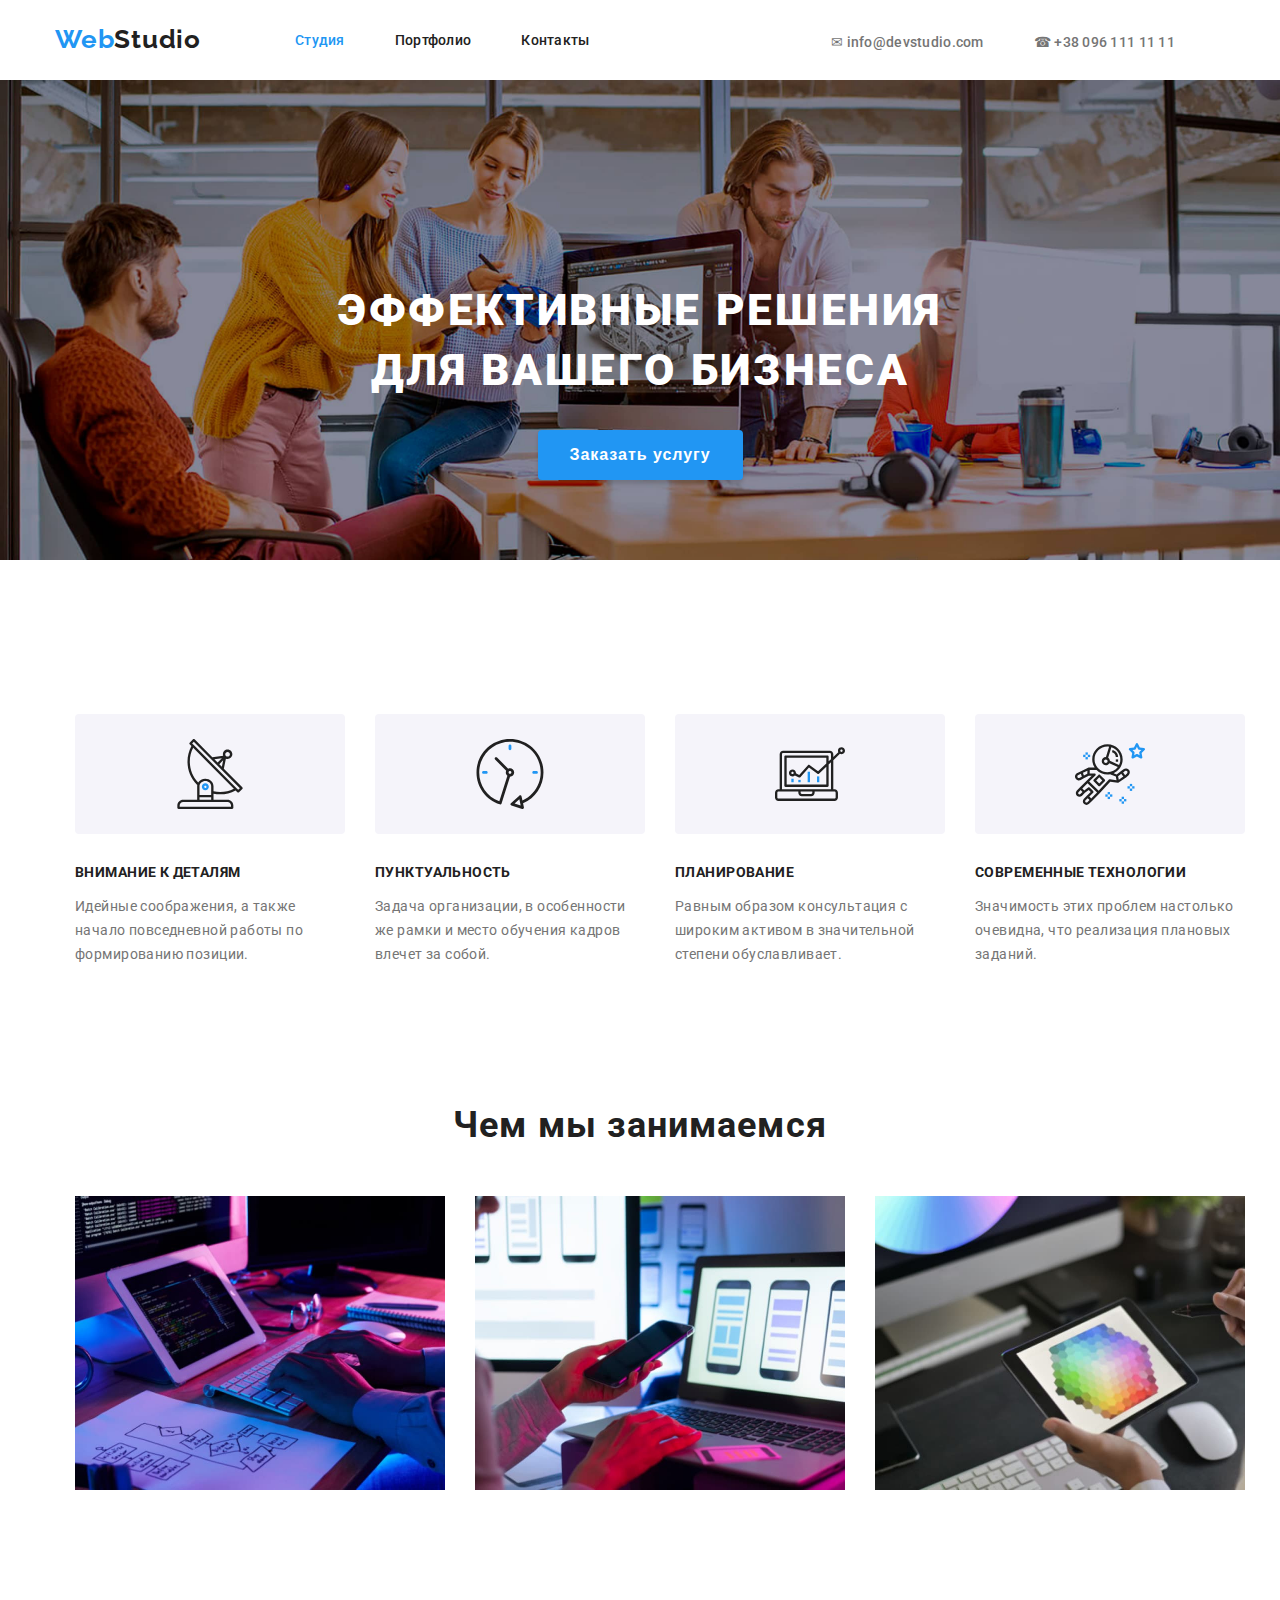
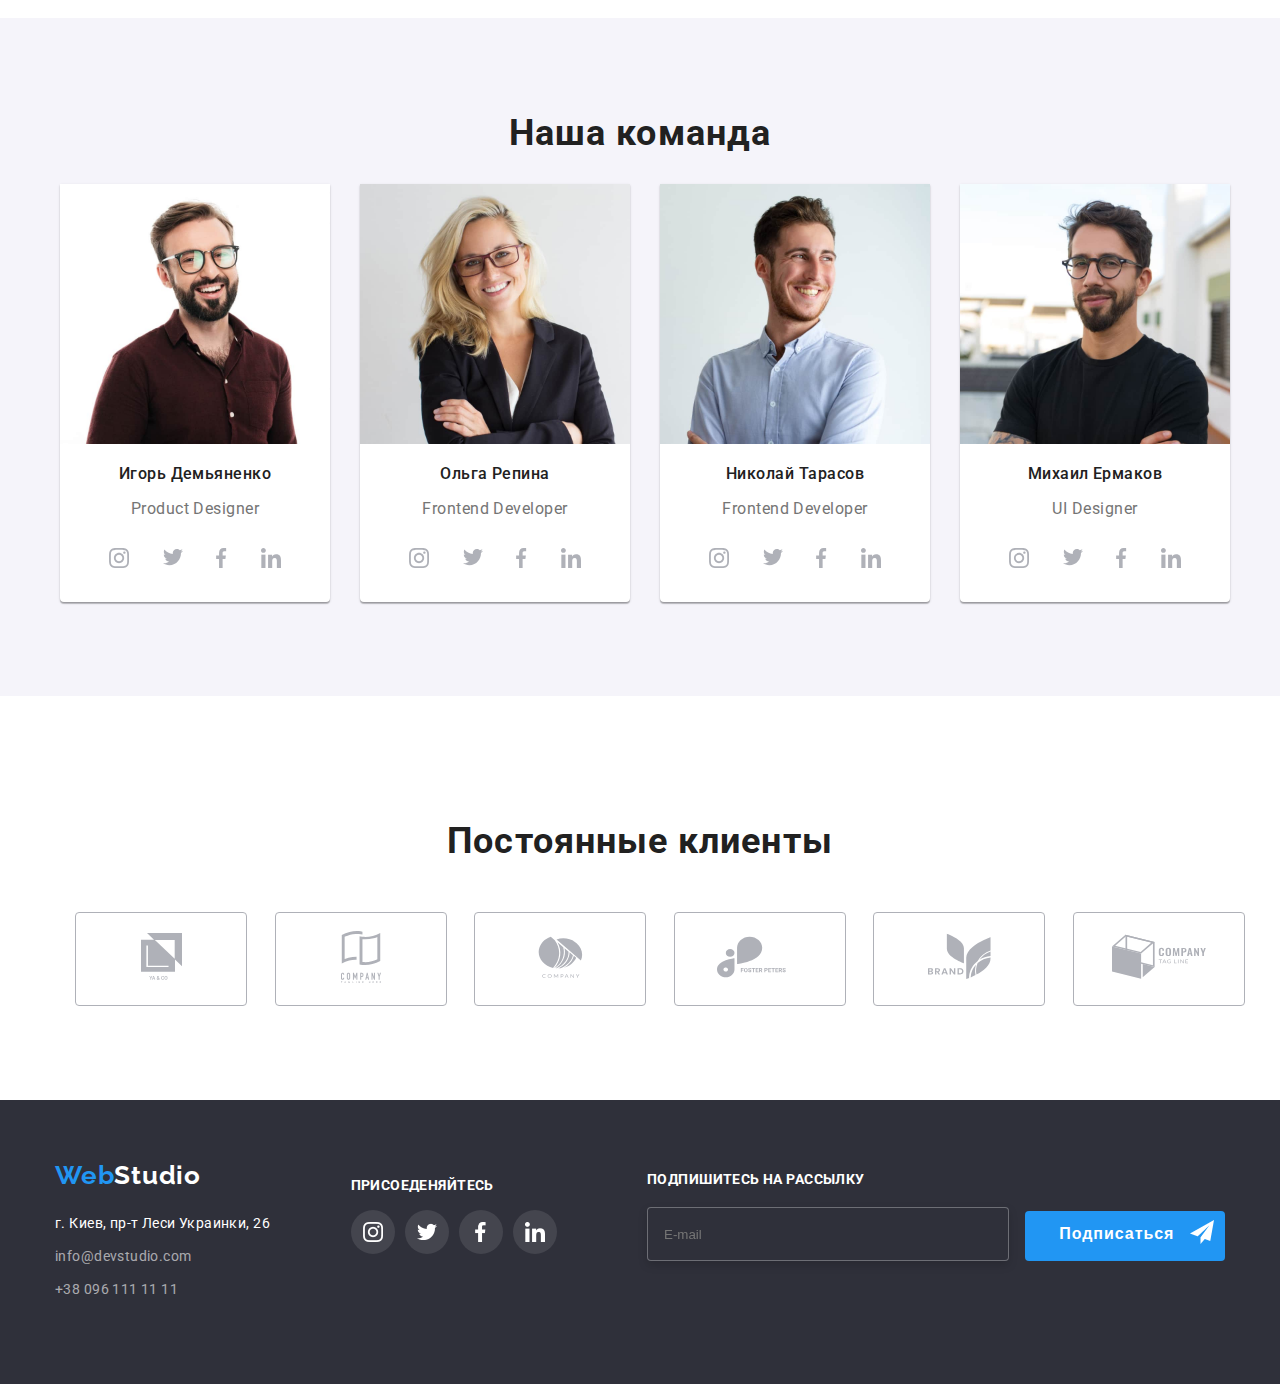
<file: index.html>
<!DOCTYPE html>
<html lang="ru">

<head>
  <meta charset="UTF-8" />
  <meta http-equiv="X-UA-Compatible" content="IE=edge" />
  <meta name="viewport" content="width=device-width, initial-scale=1.0" />
  <title>WebStudio</title>

  <link rel="preconnect" href="https://fonts.googleapis.com" />
  <link rel="preconnect" href="https://fonts.gstatic.com" crossorigin />
  <link href="https://fonts.googleapis.com/css2?family=Raleway:wght@700&family=Roboto:wght@400;500;700;900&display=swap"
    rel="stylesheet" />

  <link rel="stylesheet" href="./css/styles.css" />
</head>

<body>

  <!-- Header -->
  <header class="top">

    <!-- Navigation -->
    <nav class="navigation">
      <a class="logo logo-style" href="./index.html"> <span class="logo-color">Web</span>Studio </a>

      <ul class="navigation-list">
        <li class="navigation-item">
          <a class="nav-link active" href="./index.html">Студия</a>
        </li>
        <li class="navigation-item">
          <a class="nav-link" href="./portfolio.html">Портфолио</a>
        </li>
        <li class="navigation-item">
          <a class="nav-link" href="./contacts.html">Контакты</a>
        </li>
      </ul>
    </nav>

    <!-- Contacts -->
    <ul class="contacts-list">
      <li>
        <a class="contact-link" href="mailto:info@devstudio.com">&#9993; info@devstudio.com</a>
      </li>
      <li>
        <a class="contact-link" href="tel:+380961111111">&#9742; +38 096 111 11 11</a>
      </li>
    </ul>
  </header>

  <!-- Main content -->
  <main class="main-content">
    <section class="hero">
      <h1 class="hero-title">Эффективные решения для вашего бизнеса</h1>
      <button class="hero-btn" type="button">Заказать услугу</button>
    </section>

    <!-- Features -->
    <section class="features">
      <h2 class="visually-hidden">Наши преимущества</h2>
      <ul class="features-list">
        <li class="feature-item">
          <div>
            <svg width="70" height="70" viewBox="0 0 70 70" fill="none" xmlns="http://www.w3.org/2000/svg">
              <path
                d="M67.3163 48.3385L48.8468 29.7337L50.8966 19.6373C51.4256 19.8438 51.9879 19.9517 52.5556 19.9558H52.5696C55.1777 19.9866 57.3169 17.8974 57.3479 15.2893C57.3788 12.6812 55.2894 10.542 52.6813 10.5111C50.0732 10.4803 47.934 12.5695 47.9031 15.1776C47.8965 15.7357 47.9888 16.2905 48.176 16.8163L37.326 18.1405L19.6276 0.35C19.4105 0.128479 19.1141 0.00247917 18.804 0C18.4977 0.00160417 18.2044 0.123521 17.9873 0.3395L14.6786 3.6295C14.2232 4.08508 14.2232 4.82358 14.6786 5.27917L16.459 7.08517C9.56162 19.7681 11.8019 35.4741 21.9703 45.7228C22.0636 45.8121 22.1718 45.8843 22.29 45.9363C22.2165 46.3311 22.1781 46.7317 22.1756 47.1333V60.6667H8.17562C4.95562 60.6705 2.34608 63.28 2.34229 66.5V68.8333C2.34229 69.4776 2.86466 70 3.50895 70H57.1756C57.8199 70 58.3423 69.4776 58.3423 68.8333V66.5C58.3385 63.28 55.729 60.6705 52.509 60.6667H38.509V54.6688C40.7021 55.1288 42.9367 55.3633 45.1776 55.3688C50.5548 55.363 55.8464 54.0225 60.5776 51.4675L62.3673 53.2677C62.5844 53.4892 62.8808 53.6152 63.191 53.6177C63.4972 53.6161 63.7905 53.4941 64.0076 53.2782L67.3163 49.9882C67.7717 49.5326 67.7717 48.7941 67.3163 48.3385ZM50.9246 13.6348C51.8383 12.726 53.3157 12.7301 54.2244 13.6437C55.1332 14.5574 55.1291 16.0348 54.2155 16.9435C53.7781 17.3785 53.1864 17.6226 52.5695 17.6225H52.5625C51.2739 17.6158 50.2345 16.5658 50.2412 15.2771C50.2445 14.6602 50.4918 14.0699 50.9291 13.6348H50.9246ZM48.1783 21.301L46.8693 27.7445L44.298 25.158L48.1783 21.301ZM46.853 19.3282L42.653 23.5037L39.4038 20.237L46.853 19.3282ZM52.509 63C54.442 63 56.009 64.567 56.009 66.5V67.6667H4.67562V66.5C4.67562 64.567 6.2426 63 8.17562 63H52.509ZM36.1756 58.3333V60.6667H24.509V58.3333H36.1756ZM24.509 56V47.1333C24.509 44.303 27.1258 42 30.3423 42C33.5588 42 36.1756 44.303 36.1756 47.1333V56H24.509ZM38.509 52.29V47.1333C38.509 43.0162 34.8456 39.6667 30.3423 39.6667C27.4306 39.622 24.7079 41.1041 23.165 43.5738C14.2887 34.2249 12.2899 20.2875 18.1805 8.82073L58.872 49.7455C52.5886 52.9419 45.3857 53.8418 38.509 52.29ZM63.2038 50.7943L61.56 49.1412L18.7923 6.11567L17.1415 4.46133L18.7923 2.81633L36.15 20.272C36.1581 20.272 36.1628 20.2872 36.171 20.293L64.8593 49.1493L63.2038 50.7943Z"
                fill="#212121" />
              <path
                d="M30.3527 44.3333H30.3422C28.4091 44.3304 26.8398 45.895 26.8369 47.8281C26.834 49.7611 28.3986 51.3304 30.3317 51.3333H30.3422C32.2752 51.3362 33.8445 49.7716 33.8474 47.8386C33.8503 45.9055 32.2857 44.3362 30.3527 44.3333ZM31.1693 48.6605C30.9497 48.8789 30.6521 49.0012 30.3422 49C29.6979 48.9966 29.1783 48.4716 29.1816 47.8273C29.1832 47.5189 29.3069 47.2237 29.5255 47.0062C29.7426 46.7902 30.0359 46.6683 30.3422 46.6667C30.9865 46.67 31.5061 47.195 31.5027 47.8393C31.5011 48.1477 31.3774 48.4429 31.1588 48.6605H31.1693Z"
                fill="#2196F3" />
            </svg>
          </div>
          <h3 class="feature-title">Внимание к деталям</h3>
          <p class="feature-text">
            Идейные соображения, а также начало повседневной работы по формированию позиции.
          </p>
        </li>
        <li class="feature-item">
          <div>
            <svg width="70" height="70" viewBox="0 0 70 70" fill="none" xmlns="http://www.w3.org/2000/svg">
              <g clip-path="url(#clip0_1_1873)">
                <path
                  d="M68.4614 33.4715C68.4576 14.9819 53.4656 -0.00373771 34.9754 6.99302e-07C16.4858 0.00373911 1.50017 14.9963 1.50391 33.4859C1.50711 48.0502 10.9252 60.9413 24.7995 65.3713C24.9319 65.413 25.0697 65.4343 25.2081 65.4338C25.4719 65.4333 25.7304 65.3628 25.9573 65.2287C26.2527 65.0541 26.4732 64.7764 26.5768 64.449L35.0315 37.6521C37.3429 37.6404 39.2068 35.7568 39.1945 33.4459C39.1827 31.1345 37.2997 29.2706 34.9883 29.2824C34.3666 29.285 33.753 29.4282 33.1944 29.7011L22.0251 18.5302C21.4707 17.9951 20.5879 18.0106 20.0528 18.5644C19.5305 19.1054 19.5305 19.962 20.0528 20.503L31.2162 31.6792C30.3596 33.4277 30.8493 35.5383 32.3895 36.7303L24.3338 62.2647C8.41354 56.4002 0.261689 38.7405 6.12618 22.8203C11.9907 6.90002 29.6503 -1.25183 45.5706 4.61266C61.4909 10.4771 69.6427 28.1374 63.7782 44.0571C60.913 51.8351 55.0261 58.1252 47.4548 61.4989L46.5842 57.3989C46.4251 56.6454 45.6844 56.1636 44.9308 56.3233C44.6931 56.3741 44.4726 56.4857 44.291 56.6475L35.8978 64.1409C35.322 64.653 35.2708 65.5347 35.7835 66.1105C35.9501 66.2974 36.1637 66.4362 36.403 66.5126L47.1188 69.9327C47.8521 70.1682 48.6377 69.765 48.8732 69.0312C48.948 68.7994 48.9603 68.5527 48.9101 68.3145L48.0545 64.2915C60.4452 59.0678 68.4902 46.918 68.4614 33.4715ZM34.9829 32.0766C35.753 32.0766 36.3779 32.7014 36.3779 33.4715C36.3779 34.2422 35.753 34.8665 34.9829 34.8665C34.2123 34.8665 33.588 34.2422 33.588 33.4715C33.588 32.7014 34.2123 32.0766 34.9829 32.0766ZM39.5774 64.5916L44.3551 60.3298L45.6737 66.543L39.5774 64.5916Z"
                  fill="#212121" />
                <path
                  d="M33.5879 6.96729V9.7572C33.5879 10.5278 34.2122 11.1522 34.9828 11.1522C35.753 11.1522 36.3778 10.5278 36.3778 9.7572V6.96729C36.3778 6.19717 35.753 5.57233 34.9828 5.57233C34.2122 5.57233 33.5879 6.19717 33.5879 6.96729Z"
                  fill="#2196F3" />
                <path
                  d="M8.4787 32.0765C7.70805 32.0765 7.08374 32.7014 7.08374 33.4715C7.08374 34.2421 7.70805 34.8665 8.4787 34.8665H11.2686C12.0393 34.8665 12.6636 34.2421 12.6636 33.4715C12.6636 32.7014 12.0393 32.0765 11.2686 32.0765H8.4787Z"
                  fill="#2196F3" />
                <path
                  d="M61.4865 34.8665C62.2572 34.8665 62.8815 34.2421 62.8815 33.4715C62.8815 32.7014 62.2572 32.0765 61.4865 32.0765H58.6966C57.9265 32.0765 57.3016 32.7014 57.3016 33.4715C57.3016 34.2421 57.9265 34.8665 58.6966 34.8665H61.4865Z"
                  fill="#2196F3" />
              </g>
              <defs>
                <clipPath id="clip0_1_1873">
                  <rect width="70" height="70" fill="white" />
                </clipPath>
              </defs>
            </svg>
          </div>
          <h3 class="feature-title">Пунктуальность</h3>
          <p class="feature-text">
            Задача организации, в особенности же рамки и место обучения кадров влечет за собой.
          </p>
        </li>
        <li class="feature-item">
          <div>
            <svg width="70" height="70" viewBox="0 0 70 70" fill="none" xmlns="http://www.w3.org/2000/svg">
              <g clip-path="url(#clip0_1_1883)">
                <path d="M32.6495 32.7351H34.9816V43.2296H32.6495V32.7351Z" fill="#2196F3" />
                <path d="M41.978 37.3993H44.3101V43.2296H41.978V37.3993Z" fill="#2196F3" />
                <path d="M23.3212 40.8975H25.6533V43.2296H23.3212V40.8975Z" fill="#2196F3" />
                <path d="M16.3248 39.7314H18.6569V43.2295H16.3248V39.7314Z" fill="#2196F3" />
                <path
                  d="M3.49817 61.8865H59.4689C61.4007 61.8865 62.967 60.3202 62.967 58.3883V53.7241C62.967 51.7923 61.4007 50.2259 59.4689 50.2259H58.3028V21.1469L64.9262 14.8725C66.4635 15.6303 68.3242 15.1702 69.3302 13.7816C70.3369 12.3935 70.1957 10.4821 68.9966 9.25684C67.7975 8.03157 65.8901 7.8488 64.4798 8.82412C63.0701 9.80001 62.569 11.6499 63.2933 13.2037L58.3028 17.9345V15.2443C58.3028 13.3124 56.7365 11.7461 54.8046 11.7461H8.16239C6.23054 11.7461 4.66422 13.3124 4.66422 15.2443V50.2259H3.49817C1.56632 50.2259 0 51.7923 0 53.7241V58.3883C0 60.3202 1.56632 61.8865 3.49817 61.8865ZM66.4652 10.58C67.1091 10.58 67.6312 11.1021 67.6312 11.7461C67.6312 12.39 67.1091 12.9121 66.4652 12.9121C65.8212 12.9121 65.2991 12.39 65.2991 11.7461C65.2991 11.1021 65.8212 10.58 66.4652 10.58ZM6.99634 15.2443C6.99634 14.6003 7.51844 14.0782 8.16239 14.0782H54.8046C55.4486 14.0782 55.9707 14.6003 55.9707 15.2443V20.1414L53.6386 22.3573V17.5764C53.6386 16.9324 53.1165 16.4103 52.4725 16.4103H10.4945C9.85055 16.4103 9.32845 16.9324 9.32845 17.5764V46.7278C9.32845 47.3717 9.85055 47.8938 10.4945 47.8938H52.4725C53.1165 47.8938 53.6386 47.3717 53.6386 46.7278V25.5651L55.9707 23.3554V50.2259H6.99634V15.2443ZM17.4908 30.403C15.9131 30.3984 14.5279 31.4495 14.1083 32.9703C13.6886 34.491 14.3383 36.104 15.6951 36.9091C17.0513 37.7142 18.7793 37.5121 19.9129 36.4149L23.9662 38.4487C24.4371 38.6844 25.0081 38.5739 25.3583 38.1805L33.9745 28.4871L42.4443 34.8338C42.8987 35.1743 43.5329 35.1378 43.9452 34.7478L51.3065 27.7748V45.5617H11.6606V18.7424H51.3065V24.5619L43.0564 32.3747L34.5154 25.9716C34.0303 25.6084 33.3476 25.6767 32.9445 26.1294L24.2099 35.9571L20.9446 34.3242C20.9685 34.1841 20.9833 34.0429 20.989 33.9012C20.989 31.9693 19.4227 30.403 17.4908 30.403ZM18.6569 33.9012C18.6569 34.5451 18.1348 35.0672 17.4908 35.0672C16.8469 35.0672 16.3248 34.5451 16.3248 33.9012C16.3248 33.2572 16.8469 32.7351 17.4908 32.7351C18.1348 32.7351 18.6569 33.2572 18.6569 33.9012ZM25.6532 52.5581H37.3138V53.7241C37.3138 54.3681 36.7917 54.8902 36.1477 54.8902H26.8193C26.1753 54.8902 25.6532 54.3681 25.6532 53.7241V52.5581ZM2.33211 53.7241C2.33211 53.0802 2.85422 52.5581 3.49817 52.5581H23.3211V53.7241C23.3211 55.656 24.8874 57.2223 26.8193 57.2223H36.1477C38.0796 57.2223 39.6459 55.656 39.6459 53.7241V52.5581H59.4689C60.1128 52.5581 60.6349 53.0802 60.6349 53.7241V58.3883C60.6349 59.0323 60.1128 59.5544 59.4689 59.5544H3.49817C2.85422 59.5544 2.33211 59.0323 2.33211 58.3883V53.7241Z"
                  fill="#212121" />
              </g>
              <defs>
                <clipPath id="clip0_1_1883">
                  <rect width="70" height="70" fill="white" />
                </clipPath>
              </defs>
            </svg>
          </div>
          <h3 class="feature-title">Планирование</h3>
          <p class="feature-text">
            Равным образом консультация с широким активом в значительной степени обуславливает.
          </p>
        </li>
        <li class="feature-item">
          <div>
            <svg width="70" height="70" viewBox="0 0 70 70" fill="none" xmlns="http://www.w3.org/2000/svg">
              <path
                d="M69.9432 9.89637C69.8055 9.47513 69.4416 9.16724 69.0017 9.10298L64.8227 8.49512L62.9525 4.70809C62.5606 3.91005 61.2527 3.91005 60.8607 4.70809L58.9905 8.49512L54.8114 9.10312C54.3715 9.16724 54.0076 9.47418 53.8687 9.89651C53.7322 10.3188 53.8453 10.7831 54.1638 11.0924L57.1891 14.0407L56.4751 18.2034C56.4005 18.6409 56.5801 19.0831 56.9383 19.3445C57.3012 19.6082 57.7748 19.6407 58.168 19.4331L61.9061 17.4672L65.6441 19.4331C65.8145 19.5229 66.0024 19.5672 66.1879 19.5672C66.4293 19.5672 66.6709 19.4925 66.874 19.3443C67.2333 19.0831 67.4129 18.6408 67.3372 18.2033L66.6232 14.0405L69.6484 11.0923C69.9653 10.7819 70.0798 10.3187 69.9432 9.89637ZM64.5556 12.7991C64.2815 13.0662 64.1554 13.4536 64.2207 13.8316L64.6384 16.2688L62.4498 15.1184C62.2795 15.0286 62.0928 14.9843 61.9061 14.9843C61.7194 14.9843 61.5339 15.0286 61.3623 15.1184L59.1736 16.2688L59.5912 13.8316C59.6566 13.4536 59.5305 13.0675 59.2564 12.7991L57.4842 11.0724L59.932 10.7166C60.3123 10.6617 60.6402 10.4226 60.8105 10.0783L61.9048 7.86169L62.9991 10.0783C63.1695 10.4225 63.4974 10.6617 63.8777 10.7166L66.3254 11.0724L64.5556 12.7991Z"
                fill="#2196F3" />
              <path d="M57.1669 44.8923H54.8335V47.2257H57.1669V44.8923Z" fill="#2196F3" />
              <path d="M57.1669 49.5591H54.8335V51.8925H57.1669V49.5591Z" fill="#2196F3" />
              <path d="M59.5004 47.2257H57.167V49.5591H59.5004V47.2257Z" fill="#2196F3" />
              <path d="M54.8337 47.2257H52.5002V49.5591H54.8337V47.2257Z" fill="#2196F3" />
              <path d="M49.0003 57.7259H46.6669V60.0593H49.0003V57.7259Z" fill="#2196F3" />
              <path d="M49.0003 62.3926H46.6669V64.726H49.0003V62.3926Z" fill="#2196F3" />
              <path d="M51.3337 60.0593H49.0002V62.3927H51.3337V60.0593Z" fill="#2196F3" />
              <path d="M46.6668 60.0593H44.3334V62.3927H46.6668V60.0593Z" fill="#2196F3" />
              <path d="M35 53.0592H32.6666V55.3926H35V53.0592Z" fill="#2196F3" />
              <path d="M35 57.7259H32.6666V60.0593H35V57.7259Z" fill="#2196F3" />
              <path d="M37.3334 55.3925H35V57.7259H37.3334V55.3925Z" fill="#2196F3" />
              <path d="M32.6665 55.3925H30.3331V57.7259H32.6665V55.3925Z" fill="#2196F3" />
              <path d="M12.8331 13.3918H10.4996V15.7252H12.8331V13.3918Z" fill="#2196F3" />
              <path d="M12.8331 18.0587H10.4996V20.3921H12.8331V18.0587Z" fill="#2196F3" />
              <path d="M15.1663 15.7252H12.8329V18.0586H15.1663V15.7252Z" fill="#2196F3" />
              <path d="M10.4996 15.7252H8.16614V18.0586H10.4996V15.7252Z" fill="#2196F3" />
              <path
                d="M54.0635 30.9738C53.4347 30.1256 52.5119 29.5797 51.4642 29.4326C50.4118 29.2833 49.3734 29.5597 48.5334 30.2026L45.7952 32.3014L45.794 32.3026L41.6428 35.4025L38.6724 34.2194C43.9691 31.8429 47.6711 26.545 47.6711 20.3942C47.6711 12.0314 40.8401 5.22736 32.4436 5.22736C24.047 5.22736 17.2161 12.0314 17.2161 20.3942C17.2161 23.4253 18.1226 26.2439 19.6662 28.6158L13.6204 28.5633C13.6168 28.5633 13.6134 28.5633 13.6099 28.5633C13.5911 28.5633 13.5761 28.5726 13.5586 28.5738C13.4431 28.5785 13.3298 28.6018 13.2191 28.6415C13.1911 28.652 13.162 28.6579 13.1352 28.6706C13.1212 28.6765 13.1071 28.6776 13.0932 28.6846L6.02075 32.1764C6.01952 32.1764 6.01843 32.1764 6.01843 32.1775L1.8766 34.1693C1.83107 34.1891 1.78445 34.2159 1.73892 34.2462C0.0880191 35.3452 -0.474314 37.5036 0.429958 39.2676C0.911763 40.2056 1.73195 40.8963 2.73999 41.2124C3.12856 41.3337 3.52518 41.3933 3.91949 41.3933C4.55305 41.3933 5.18074 41.2381 5.75578 40.9313L8.79154 39.3167L13.7441 36.7593L16.7122 36.7418L4.80844 48.5884C4.80735 48.5896 4.80612 48.5896 4.80489 48.5907L1.87647 51.5074C1.18466 52.1958 0.8043 53.1092 0.8043 54.0835C0.8043 55.0565 1.18466 55.9723 1.87647 56.6619C2.587 57.3689 3.52149 57.7235 4.45598 57.7235C5.3917 57.7235 6.32495 57.3689 7.03782 56.6619L9.91251 53.7988L13.7206 50.9556L15.6912 52.9179L11.8375 56.7551C11.8364 56.7564 11.8352 56.7564 11.834 56.7575L8.90556 59.6741C8.21375 60.3625 7.8334 61.2759 7.8334 62.2502C7.8334 63.2233 8.21375 64.139 8.90556 64.8286C9.6161 65.5356 10.5518 65.8903 11.4863 65.8903C12.4208 65.8903 13.3565 65.5356 14.0681 64.8286L16.9977 61.912L21.6842 57.2453C21.6854 57.244 21.6854 57.2429 21.6865 57.2417L23.8951 55.0542L23.8869 55.046C23.9008 55.032 23.9207 55.0272 23.9347 55.0122L35.2353 42.6349L42.8281 43.7152C42.8829 43.7234 42.9377 43.7269 42.9925 43.7269C43.1338 43.7269 43.2702 43.6931 43.402 43.6429C43.4406 43.629 43.4743 43.6102 43.5106 43.5916C43.5526 43.5706 43.5968 43.559 43.6366 43.5322L50.6659 38.8655C50.6916 38.848 50.7055 38.8199 50.73 38.8013C50.758 38.7792 50.793 38.7699 50.8186 38.7453L53.5999 36.1401C55.0471 34.7841 55.2466 32.5628 54.0635 30.9738ZM4.66024 38.8722C4.28111 39.0752 3.85058 39.1159 3.43878 38.9854C3.03039 38.8582 2.69912 38.5793 2.50538 38.2025C2.15305 37.5164 2.35718 36.6811 2.97433 36.2296L5.84793 34.8471L6.53974 36.8689L6.83027 37.7182L4.66024 38.8722ZM12.3102 34.874L8.92333 36.6241L8.36456 34.9907L7.96328 33.8169L12.3967 31.6282L12.3102 34.874ZM45.3402 20.3919C45.3402 22.4009 44.8607 24.2957 44.03 25.9907L34.8832 21.8362C34.7875 20.5821 34.1366 19.4842 33.1589 18.8005L36.3614 8.16849C41.5626 9.82295 45.3402 14.6752 45.3402 20.3919ZM19.5519 20.3919C19.5519 13.3159 25.3363 7.55831 32.446 7.55831C32.9991 7.55831 33.5403 7.60493 34.0759 7.67261L30.9433 18.0713C30.9014 18.0701 30.8617 18.0585 30.8185 18.0585C28.5597 18.0585 26.7222 19.8901 26.7222 22.1419C26.7222 24.3936 28.5597 26.2254 30.8185 26.2254C32.3375 26.2254 33.65 25.3866 34.3582 24.1591L42.8073 27.9975C40.4564 31.1615 36.6938 33.2255 32.4459 33.2255C25.3363 33.2255 19.5519 27.4679 19.5519 20.3919ZM32.5814 22.1419C32.5814 23.1068 31.7903 23.8919 30.8185 23.8919C29.8467 23.8919 29.0556 23.1068 29.0556 22.1419C29.0556 21.1771 29.8467 20.3919 30.8185 20.3919C31.7903 20.3919 32.5814 21.1771 32.5814 22.1419ZM5.39183 55.0074C4.87503 55.5196 4.03843 55.5185 3.52286 55.0087C3.2743 54.7601 3.13785 54.4324 3.13785 54.0835C3.13785 53.7358 3.2743 53.4079 3.52286 53.1618L5.6274 51.0652L7.48941 52.9191L5.39183 55.0074ZM12.4222 63.1743C11.9054 63.6865 11.0677 63.6877 10.552 63.1755C10.3034 62.927 10.1669 62.5993 10.1669 62.2503C10.1669 61.9027 10.3034 61.5748 10.552 61.3287L12.6579 59.231L13.5388 60.1073L14.5211 61.0849L12.4222 63.1743ZM20.0383 55.5862C20.0371 55.5873 20.036 55.5873 20.0348 55.5885L16.1742 59.4385L15.2933 58.5623L14.311 57.5846L18.168 53.7451C18.168 53.7451 18.168 53.7451 18.168 53.744C18.1692 53.7428 18.1703 53.7428 18.1715 53.7417C18.259 53.6542 18.3139 53.5492 18.3676 53.4454C18.3828 53.415 18.4119 53.3893 18.4248 53.3579C18.461 53.2681 18.4667 53.1713 18.4808 53.0767C18.4878 53.0229 18.5112 52.9729 18.5112 52.9179C18.5112 52.8397 18.4831 52.764 18.4669 52.6869C18.4529 52.6169 18.4529 52.5456 18.426 52.4781C18.3817 52.3684 18.3058 52.2716 18.2265 52.177C18.2044 52.1513 18.1962 52.1186 18.1717 52.0942C18.1717 52.0942 18.1717 52.0942 18.1705 52.0942C18.1692 52.0931 18.1692 52.0906 18.1681 52.0895L14.6529 48.5895C14.6156 48.5521 14.5677 48.537 14.5257 48.5055C14.464 48.4577 14.4045 48.4134 14.3356 48.3795C14.2691 48.3468 14.2014 48.327 14.1314 48.3082C14.0568 48.2872 13.9845 48.2709 13.9063 48.265C13.835 48.2604 13.7686 48.2674 13.6975 48.2756C13.6193 48.2849 13.5459 48.2954 13.47 48.3199C13.3964 48.3432 13.3312 48.3793 13.2635 48.4179C13.2203 48.4424 13.1714 48.4506 13.1305 48.4809L9.25133 51.3767L7.28077 49.4143L12.5285 44.1946L22.0674 53.576L20.0383 55.5862ZM34.9544 40.2372C34.9207 40.2325 34.8891 40.2454 34.8553 40.2431C34.7701 40.2384 34.6885 40.2443 34.6034 40.2582C34.5369 40.2699 34.4739 40.2827 34.4108 40.3049C34.3362 40.3306 34.2685 40.3656 34.1996 40.4075C34.1343 40.4472 34.0748 40.4892 34.0176 40.5417C33.9896 40.5661 33.9558 40.5779 33.9301 40.6058L23.6527 51.862L14.185 42.5506L20.3825 36.3859C20.8387 35.9309 20.841 35.1923 20.386 34.735C20.1562 34.5052 19.854 34.392 19.5519 34.3932V34.3921L14.6984 34.4212L14.7591 30.9049L21.5492 30.9633C24.3166 33.7937 28.176 35.5589 32.446 35.5589C33.4027 35.5589 34.3361 35.4598 35.2448 35.2905C35.3323 35.3605 35.4186 35.4317 35.5284 35.476L40.7995 37.5761L41.1331 39.235L41.5228 41.1717L34.9544 40.2372ZM43.7944 40.6269L43.1096 37.2189L46.2736 34.8564L47.102 35.9554L48.3445 37.605L43.7944 40.6269ZM52.0055 34.4341L50.1726 36.1514L48.1356 33.4471L49.9544 32.0529C50.2938 31.7917 50.7221 31.6854 51.1421 31.7403C51.5644 31.7997 51.9378 32.0203 52.1921 32.3621C52.6658 33.0003 52.5853 33.8905 52.0055 34.4341Z"
                fill="#212121" />
              <path
                d="M29.7545 40.5651L25.0668 35.8984C24.613 35.4446 23.8755 35.4446 23.4205 35.8984L18.734 40.5651C18.5147 40.7856 18.391 41.0819 18.391 41.3922C18.391 41.7026 18.5135 42.0001 18.734 42.2194L23.4205 46.8861C23.648 47.1124 23.9468 47.2256 24.2443 47.2256C24.5418 47.2256 24.8404 47.1124 25.0668 46.8861L29.7545 42.2194C29.9738 42.0001 30.0987 41.7026 30.0987 41.3922C30.0987 41.0819 29.9749 40.7844 29.7545 40.5651ZM24.2443 44.4128L21.2109 41.3922L24.2443 38.3717L27.2788 41.3922L24.2443 44.4128Z"
                fill="#212121" />
              <path
                d="M37.5468 11.0923L36.9833 13.358C37.1385 13.3966 40.7844 14.3462 40.7844 18.0586H43.1178C43.1177 13.6461 39.4742 11.5718 37.5468 11.0923Z"
                fill="#212121" />
              <path d="M43.1178 20.3919H40.7844V22.7253H43.1178V20.3919Z" fill="#212121" />
            </svg>
          </div>
          <h3 class="feature-title">Современные технологии</h3>
          <p class="feature-text">
            Значимость этих проблем настолько очевидна, что реализация плановых заданий.
          </p>
        </li>
      </ul>

      <!-- About Us -->
      <div class="about-us">
        <h2 class="about-title">Чем мы занимаемся</h2>
        <ul class="about-foto-all">
          <li class="about-photo"><img src="./img/box1.jpg" alt="box1" width="370" /></li>
          <li class="about-photo"><img src="./img/box2.jpg" alt="box2" width="370" /></li>
          <li class="about-photo"><img src="./img/box3.jpg" alt="box3" width="370" /></li>
        </ul>
      </div>
    </section>

    <!-- Team -->
    <section class="team">
      <h2 class="team-title">Наша команда</h2>

      <!-- Team list -->
      <ul class="team-person">
        <li class="about-person">
          <img src="./img/img1.jpg" alt="team-person-photo" class="team-person-photo" width="270" />
          <h3 class="person-title">Игорь Демьяненко</h3>
          <p class="person-text">Product Designer</p>
          <ul class="personal-social-pages">
            <li>
              <a href="https://www.instagram.com/">
                <svg width="20" height="20" viewBox="0 0 20 20" fill="none" xmlns="http://www.w3.org/2000/svg">
                  <g clip-path="url(#clip0_1_2030)">
                    <path
                      d="M19.9804 5.88005C19.9336 4.81738 19.7617 4.0868 19.5156 3.45374C19.2616 2.78176 18.8709 2.18014 18.359 1.68002C17.8589 1.1721 17.2533 0.777435 16.5891 0.527447C15.9524 0.281274 15.2256 0.109427 14.163 0.0625732C13.0924 0.0117516 12.7525 0 10.0371 0C7.32173 0 6.98185 0.0117516 5.91521 0.0586052C4.85253 0.105459 4.12195 0.277459 3.48904 0.523479C2.81692 0.777435 2.2153 1.16814 1.71517 1.68002C1.20726 2.18014 0.812743 2.78573 0.562603 3.44992C0.31643 4.0868 0.144583 4.81341 0.0977294 5.87609C0.0469078 6.9467 0.0351562 7.28658 0.0351562 10.002C0.0351562 12.7173 0.0469078 13.0572 0.0937614 14.1239C0.140615 15.1865 0.312615 15.9171 0.558787 16.5502C0.812743 17.2221 1.20726 17.8238 1.71517 18.3239C2.2153 18.8318 2.82088 19.2265 3.48508 19.4765C4.12195 19.7226 4.84856 19.8945 5.91139 19.9413C6.97788 19.9883 7.31791 19.9999 10.0333 19.9999C12.7487 19.9999 13.0885 19.9883 14.1552 19.9413C15.2179 19.8945 15.9484 19.7226 16.5813 19.4765C17.9254 18.9568 18.9881 17.8941 19.5078 16.5502C19.7538 15.9133 19.9258 15.1865 19.9727 14.1239C20.0195 13.0572 20.0313 12.7173 20.0313 10.002C20.0313 7.28658 20.0273 6.9467 19.9804 5.88005ZM18.1794 14.0457C18.1364 15.0225 17.9723 15.5499 17.8356 15.9015C17.4995 16.7728 16.808 17.4643 15.9367 17.8004C15.5851 17.9372 15.0538 18.1012 14.0809 18.1441C13.026 18.1911 12.7096 18.2027 10.0411 18.2027C7.37255 18.2027 7.05221 18.1911 6.00113 18.1441C5.02438 18.1012 4.49693 17.9372 4.1453 17.8004C3.71171 17.6402 3.31704 17.3862 2.9967 17.0541C2.6646 16.7298 2.41065 16.3391 2.2504 15.9055C2.11365 15.5539 1.94959 15.0225 1.90671 14.0497C1.8597 12.9948 1.8481 12.6783 1.8481 10.0097C1.8481 7.34122 1.8597 7.02087 1.90671 5.96995C1.94959 4.99319 2.11365 4.46575 2.2504 4.11412C2.41065 3.68038 2.6646 3.28586 3.00067 2.96536C3.32483 2.63327 3.71553 2.37931 4.14927 2.21921C4.5009 2.08247 5.03231 1.9184 6.0051 1.87537C7.05999 1.82851 7.37652 1.81676 10.0449 1.81676C12.7174 1.81676 13.0337 1.82851 14.0848 1.87537C15.0616 1.9184 15.589 2.08247 15.9407 2.21921C16.3742 2.37931 16.7689 2.63327 17.0893 2.96536C17.4213 3.28967 17.6753 3.68038 17.8356 4.11412C17.9723 4.46575 18.1364 4.99701 18.1794 5.96995C18.2263 7.02484 18.238 7.34122 18.238 10.0097C18.238 12.6783 18.2263 12.9908 18.1794 14.0457Z"
                      fill="#AFB1B8" />
                    <path
                      d="M10.0371 4.8642C7.20074 4.8642 4.89941 7.16537 4.89941 10.0019C4.89941 12.8385 7.20074 15.1396 10.0371 15.1396C12.8737 15.1396 15.1749 12.8385 15.1749 10.0019C15.1749 7.16537 12.8737 4.8642 10.0371 4.8642ZM10.0371 13.3346C8.19702 13.3346 6.70442 11.8422 6.70442 10.0019C6.70442 8.16165 8.19702 6.66921 10.0371 6.66921C11.8774 6.66921 13.3698 8.16165 13.3698 10.0019C13.3698 11.8422 11.8774 13.3346 10.0371 13.3346Z"
                      fill="#AFB1B8" />
                    <path
                      d="M16.5775 4.6611C16.5775 5.32346 16.0404 5.86052 15.3779 5.86052C14.7155 5.86052 14.1785 5.32346 14.1785 4.6611C14.1785 3.99858 14.7155 3.46167 15.3779 3.46167C16.0404 3.46167 16.5775 3.99858 16.5775 4.6611Z"
                      fill="#AFB1B8" />
                  </g>
                  <defs>
                    <clipPath id="clip0_1_2030">
                      <rect width="20" height="20" fill="white" />
                    </clipPath>
                  </defs>
                </svg>
              </a>
            </li>
            <li>
              <a href="https://twitter.com">
                <svg width="20" height="18" viewBox="0 0 20 18" fill="none" xmlns="http://www.w3.org/2000/svg">
                  <path
                    d="M20 2.79875C19.2563 3.125 18.4637 3.34125 17.6375 3.44625C18.4875 2.93875 19.1363 2.14125 19.4412 1.18C18.6488 1.6525 17.7738 1.98625 16.8412 2.1725C16.0887 1.37125 15.0162 0.875 13.8462 0.875C11.5763 0.875 9.74875 2.7175 9.74875 4.97625C9.74875 5.30125 9.77625 5.61375 9.84375 5.91125C6.435 5.745 3.41875 4.11125 1.3925 1.6225C1.03875 2.23625 0.83125 2.93875 0.83125 3.695C0.83125 5.115 1.5625 6.37375 2.6525 7.1025C1.99375 7.09 1.3475 6.89875 0.8 6.5975C0.8 6.61 0.8 6.62625 0.8 6.6425C0.8 8.635 2.22125 10.29 4.085 10.6712C3.75125 10.7625 3.3875 10.8062 3.01 10.8062C2.7475 10.8062 2.4825 10.7913 2.23375 10.7362C2.765 12.36 4.2725 13.5538 6.065 13.5925C4.67 14.6838 2.89875 15.3412 0.98125 15.3412C0.645 15.3412 0.3225 15.3263 0 15.285C1.81625 16.4563 3.96875 17.125 6.29 17.125C13.835 17.125 17.96 10.875 17.96 5.4575C17.96 5.27625 17.9538 5.10125 17.945 4.9275C18.7588 4.35 19.4425 3.62875 20 2.79875Z"
                    fill="#AFB1B8" />
                </svg>
              </a>
            </li>
            <li>
              <a href="https://www.facebook.com">
                <svg width="11" height="20" viewBox="0 0 11 20" fill="none" xmlns="http://www.w3.org/2000/svg">
                  <path
                    d="M8.33076 3.32083H10.1566V0.140833C9.8416 0.0975 8.75826 0 7.4966 0C4.8641 0 3.06076 1.65583 3.06076 4.69917V7.5H0.155762V11.055H3.06076V20H6.62243V11.0558H9.40993L9.85243 7.50083H6.6216V5.05167C6.62243 4.02417 6.8991 3.32083 8.33076 3.32083Z"
                    fill="#AFB1B8" />
                </svg>
              </a>
            </li>
            <li>
              <a href="https://www.linkedin.com">
                <svg width="20" height="20" viewBox="0 0 20 20" fill="none" xmlns="http://www.w3.org/2000/svg">
                  <g clip-path="url(#clip0_1_1986)">
                    <path
                      d="M19.9951 20V19.9992H20.0001V12.6642C20.0001 9.07587 19.2276 6.31171 15.0326 6.31171C13.0159 6.31171 11.6626 7.41837 11.1101 8.46754H11.0517V6.64671H7.07422V19.9992H11.2159V13.3875C11.2159 11.6467 11.5459 9.96337 13.7017 9.96337C15.8259 9.96337 15.8576 11.95 15.8576 13.4992V20H19.9951Z"
                      fill="#AFB1B8" />
                    <path d="M0.330078 6.64746H4.47675V20H0.330078V6.64746Z" fill="#AFB1B8" />
                    <path
                      d="M2.40167 0C1.07583 0 0 1.07583 0 2.40167C0 3.7275 1.07583 4.82583 2.40167 4.82583C3.7275 4.82583 4.80333 3.7275 4.80333 2.40167C4.8025 1.07583 3.72667 0 2.40167 0V0Z"
                      fill="#AFB1B8" />
                  </g>
                  <defs>
                    <clipPath id="clip0_1_1986">
                      <rect width="20" height="20" fill="white" />
                    </clipPath>
                  </defs>
                </svg>
              </a>
            </li>
          </ul>
        </li>
        <li class="about-person">
          <img src="./img/img2.jpg" alt="team-person-photo" class="team-person-photo" width="270" />
          <h3 class="person-title">Ольга Репина</h3>
          <p class="person-text">Frontend Developer</p>
          <ul class="personal-social-pages">
            <li>
              <a href="https://www.instagram.com/">
                <svg width="20" height="20" viewBox="0 0 20 20" fill="none" xmlns="http://www.w3.org/2000/svg">
                  <g clip-path="url(#clip0_1_2030)">
                    <path
                      d="M19.9804 5.88005C19.9336 4.81738 19.7617 4.0868 19.5156 3.45374C19.2616 2.78176 18.8709 2.18014 18.359 1.68002C17.8589 1.1721 17.2533 0.777435 16.5891 0.527447C15.9524 0.281274 15.2256 0.109427 14.163 0.0625732C13.0924 0.0117516 12.7525 0 10.0371 0C7.32173 0 6.98185 0.0117516 5.91521 0.0586052C4.85253 0.105459 4.12195 0.277459 3.48904 0.523479C2.81692 0.777435 2.2153 1.16814 1.71517 1.68002C1.20726 2.18014 0.812743 2.78573 0.562603 3.44992C0.31643 4.0868 0.144583 4.81341 0.0977294 5.87609C0.0469078 6.9467 0.0351562 7.28658 0.0351562 10.002C0.0351562 12.7173 0.0469078 13.0572 0.0937614 14.1239C0.140615 15.1865 0.312615 15.9171 0.558787 16.5502C0.812743 17.2221 1.20726 17.8238 1.71517 18.3239C2.2153 18.8318 2.82088 19.2265 3.48508 19.4765C4.12195 19.7226 4.84856 19.8945 5.91139 19.9413C6.97788 19.9883 7.31791 19.9999 10.0333 19.9999C12.7487 19.9999 13.0885 19.9883 14.1552 19.9413C15.2179 19.8945 15.9484 19.7226 16.5813 19.4765C17.9254 18.9568 18.9881 17.8941 19.5078 16.5502C19.7538 15.9133 19.9258 15.1865 19.9727 14.1239C20.0195 13.0572 20.0313 12.7173 20.0313 10.002C20.0313 7.28658 20.0273 6.9467 19.9804 5.88005ZM18.1794 14.0457C18.1364 15.0225 17.9723 15.5499 17.8356 15.9015C17.4995 16.7728 16.808 17.4643 15.9367 17.8004C15.5851 17.9372 15.0538 18.1012 14.0809 18.1441C13.026 18.1911 12.7096 18.2027 10.0411 18.2027C7.37255 18.2027 7.05221 18.1911 6.00113 18.1441C5.02438 18.1012 4.49693 17.9372 4.1453 17.8004C3.71171 17.6402 3.31704 17.3862 2.9967 17.0541C2.6646 16.7298 2.41065 16.3391 2.2504 15.9055C2.11365 15.5539 1.94959 15.0225 1.90671 14.0497C1.8597 12.9948 1.8481 12.6783 1.8481 10.0097C1.8481 7.34122 1.8597 7.02087 1.90671 5.96995C1.94959 4.99319 2.11365 4.46575 2.2504 4.11412C2.41065 3.68038 2.6646 3.28586 3.00067 2.96536C3.32483 2.63327 3.71553 2.37931 4.14927 2.21921C4.5009 2.08247 5.03231 1.9184 6.0051 1.87537C7.05999 1.82851 7.37652 1.81676 10.0449 1.81676C12.7174 1.81676 13.0337 1.82851 14.0848 1.87537C15.0616 1.9184 15.589 2.08247 15.9407 2.21921C16.3742 2.37931 16.7689 2.63327 17.0893 2.96536C17.4213 3.28967 17.6753 3.68038 17.8356 4.11412C17.9723 4.46575 18.1364 4.99701 18.1794 5.96995C18.2263 7.02484 18.238 7.34122 18.238 10.0097C18.238 12.6783 18.2263 12.9908 18.1794 14.0457Z"
                      fill="#AFB1B8" />
                    <path
                      d="M10.0371 4.8642C7.20074 4.8642 4.89941 7.16537 4.89941 10.0019C4.89941 12.8385 7.20074 15.1396 10.0371 15.1396C12.8737 15.1396 15.1749 12.8385 15.1749 10.0019C15.1749 7.16537 12.8737 4.8642 10.0371 4.8642ZM10.0371 13.3346C8.19702 13.3346 6.70442 11.8422 6.70442 10.0019C6.70442 8.16165 8.19702 6.66921 10.0371 6.66921C11.8774 6.66921 13.3698 8.16165 13.3698 10.0019C13.3698 11.8422 11.8774 13.3346 10.0371 13.3346Z"
                      fill="#AFB1B8" />
                    <path
                      d="M16.5775 4.6611C16.5775 5.32346 16.0404 5.86052 15.3779 5.86052C14.7155 5.86052 14.1785 5.32346 14.1785 4.6611C14.1785 3.99858 14.7155 3.46167 15.3779 3.46167C16.0404 3.46167 16.5775 3.99858 16.5775 4.6611Z"
                      fill="#AFB1B8" />
                  </g>
                  <defs>
                    <clipPath id="clip0_1_2030">
                      <rect width="20" height="20" fill="white" />
                    </clipPath>
                  </defs>
                </svg>
              </a>
            </li>
            <li>
              <a href="https://twitter.com">
                <svg width="20" height="18" viewBox="0 0 20 18" fill="none" xmlns="http://www.w3.org/2000/svg">
                  <path
                    d="M20 2.79875C19.2563 3.125 18.4637 3.34125 17.6375 3.44625C18.4875 2.93875 19.1363 2.14125 19.4412 1.18C18.6488 1.6525 17.7738 1.98625 16.8412 2.1725C16.0887 1.37125 15.0162 0.875 13.8462 0.875C11.5763 0.875 9.74875 2.7175 9.74875 4.97625C9.74875 5.30125 9.77625 5.61375 9.84375 5.91125C6.435 5.745 3.41875 4.11125 1.3925 1.6225C1.03875 2.23625 0.83125 2.93875 0.83125 3.695C0.83125 5.115 1.5625 6.37375 2.6525 7.1025C1.99375 7.09 1.3475 6.89875 0.8 6.5975C0.8 6.61 0.8 6.62625 0.8 6.6425C0.8 8.635 2.22125 10.29 4.085 10.6712C3.75125 10.7625 3.3875 10.8062 3.01 10.8062C2.7475 10.8062 2.4825 10.7913 2.23375 10.7362C2.765 12.36 4.2725 13.5538 6.065 13.5925C4.67 14.6838 2.89875 15.3412 0.98125 15.3412C0.645 15.3412 0.3225 15.3263 0 15.285C1.81625 16.4563 3.96875 17.125 6.29 17.125C13.835 17.125 17.96 10.875 17.96 5.4575C17.96 5.27625 17.9538 5.10125 17.945 4.9275C18.7588 4.35 19.4425 3.62875 20 2.79875Z"
                    fill="#AFB1B8" />
                </svg>
              </a>
            </li>
            <li>
              <a href="https://www.facebook.com">
                <svg width="11" height="20" viewBox="0 0 11 20" fill="none" xmlns="http://www.w3.org/2000/svg">
                  <path
                    d="M8.33076 3.32083H10.1566V0.140833C9.8416 0.0975 8.75826 0 7.4966 0C4.8641 0 3.06076 1.65583 3.06076 4.69917V7.5H0.155762V11.055H3.06076V20H6.62243V11.0558H9.40993L9.85243 7.50083H6.6216V5.05167C6.62243 4.02417 6.8991 3.32083 8.33076 3.32083Z"
                    fill="#AFB1B8" />
                </svg>
              </a>
            </li>
            <li>
              <a href="https://www.linkedin.com">
                <svg width="20" height="20" viewBox="0 0 20 20" fill="none" xmlns="http://www.w3.org/2000/svg">
                  <g clip-path="url(#clip0_1_1986)">
                    <path
                      d="M19.9951 20V19.9992H20.0001V12.6642C20.0001 9.07587 19.2276 6.31171 15.0326 6.31171C13.0159 6.31171 11.6626 7.41837 11.1101 8.46754H11.0517V6.64671H7.07422V19.9992H11.2159V13.3875C11.2159 11.6467 11.5459 9.96337 13.7017 9.96337C15.8259 9.96337 15.8576 11.95 15.8576 13.4992V20H19.9951Z"
                      fill="#AFB1B8" />
                    <path d="M0.330078 6.64746H4.47675V20H0.330078V6.64746Z" fill="#AFB1B8" />
                    <path
                      d="M2.40167 0C1.07583 0 0 1.07583 0 2.40167C0 3.7275 1.07583 4.82583 2.40167 4.82583C3.7275 4.82583 4.80333 3.7275 4.80333 2.40167C4.8025 1.07583 3.72667 0 2.40167 0V0Z"
                      fill="#AFB1B8" />
                  </g>
                  <defs>
                    <clipPath id="clip0_1_1986">
                      <rect width="20" height="20" fill="white" />
                    </clipPath>
                  </defs>
                </svg>
              </a>
            </li>
          </ul>
        </li>
        <li class="about-person">
          <img src="./img/img3.jpg" alt="team-person-photo" class="team-person-photo" width="270" />
          <h3 class="person-title">Николай Тарасов</h3>
          <p class="person-text">Frontend Developer</p>
          <ul class="personal-social-pages">
            <li>
              <a href="https://www.instagram.com/">
                <svg width="20" height="20" viewBox="0 0 20 20" fill="none" xmlns="http://www.w3.org/2000/svg">
                  <g clip-path="url(#clip0_1_2030)">
                    <path
                      d="M19.9804 5.88005C19.9336 4.81738 19.7617 4.0868 19.5156 3.45374C19.2616 2.78176 18.8709 2.18014 18.359 1.68002C17.8589 1.1721 17.2533 0.777435 16.5891 0.527447C15.9524 0.281274 15.2256 0.109427 14.163 0.0625732C13.0924 0.0117516 12.7525 0 10.0371 0C7.32173 0 6.98185 0.0117516 5.91521 0.0586052C4.85253 0.105459 4.12195 0.277459 3.48904 0.523479C2.81692 0.777435 2.2153 1.16814 1.71517 1.68002C1.20726 2.18014 0.812743 2.78573 0.562603 3.44992C0.31643 4.0868 0.144583 4.81341 0.0977294 5.87609C0.0469078 6.9467 0.0351562 7.28658 0.0351562 10.002C0.0351562 12.7173 0.0469078 13.0572 0.0937614 14.1239C0.140615 15.1865 0.312615 15.9171 0.558787 16.5502C0.812743 17.2221 1.20726 17.8238 1.71517 18.3239C2.2153 18.8318 2.82088 19.2265 3.48508 19.4765C4.12195 19.7226 4.84856 19.8945 5.91139 19.9413C6.97788 19.9883 7.31791 19.9999 10.0333 19.9999C12.7487 19.9999 13.0885 19.9883 14.1552 19.9413C15.2179 19.8945 15.9484 19.7226 16.5813 19.4765C17.9254 18.9568 18.9881 17.8941 19.5078 16.5502C19.7538 15.9133 19.9258 15.1865 19.9727 14.1239C20.0195 13.0572 20.0313 12.7173 20.0313 10.002C20.0313 7.28658 20.0273 6.9467 19.9804 5.88005ZM18.1794 14.0457C18.1364 15.0225 17.9723 15.5499 17.8356 15.9015C17.4995 16.7728 16.808 17.4643 15.9367 17.8004C15.5851 17.9372 15.0538 18.1012 14.0809 18.1441C13.026 18.1911 12.7096 18.2027 10.0411 18.2027C7.37255 18.2027 7.05221 18.1911 6.00113 18.1441C5.02438 18.1012 4.49693 17.9372 4.1453 17.8004C3.71171 17.6402 3.31704 17.3862 2.9967 17.0541C2.6646 16.7298 2.41065 16.3391 2.2504 15.9055C2.11365 15.5539 1.94959 15.0225 1.90671 14.0497C1.8597 12.9948 1.8481 12.6783 1.8481 10.0097C1.8481 7.34122 1.8597 7.02087 1.90671 5.96995C1.94959 4.99319 2.11365 4.46575 2.2504 4.11412C2.41065 3.68038 2.6646 3.28586 3.00067 2.96536C3.32483 2.63327 3.71553 2.37931 4.14927 2.21921C4.5009 2.08247 5.03231 1.9184 6.0051 1.87537C7.05999 1.82851 7.37652 1.81676 10.0449 1.81676C12.7174 1.81676 13.0337 1.82851 14.0848 1.87537C15.0616 1.9184 15.589 2.08247 15.9407 2.21921C16.3742 2.37931 16.7689 2.63327 17.0893 2.96536C17.4213 3.28967 17.6753 3.68038 17.8356 4.11412C17.9723 4.46575 18.1364 4.99701 18.1794 5.96995C18.2263 7.02484 18.238 7.34122 18.238 10.0097C18.238 12.6783 18.2263 12.9908 18.1794 14.0457Z"
                      fill="#AFB1B8" />
                    <path
                      d="M10.0371 4.8642C7.20074 4.8642 4.89941 7.16537 4.89941 10.0019C4.89941 12.8385 7.20074 15.1396 10.0371 15.1396C12.8737 15.1396 15.1749 12.8385 15.1749 10.0019C15.1749 7.16537 12.8737 4.8642 10.0371 4.8642ZM10.0371 13.3346C8.19702 13.3346 6.70442 11.8422 6.70442 10.0019C6.70442 8.16165 8.19702 6.66921 10.0371 6.66921C11.8774 6.66921 13.3698 8.16165 13.3698 10.0019C13.3698 11.8422 11.8774 13.3346 10.0371 13.3346Z"
                      fill="#AFB1B8" />
                    <path
                      d="M16.5775 4.6611C16.5775 5.32346 16.0404 5.86052 15.3779 5.86052C14.7155 5.86052 14.1785 5.32346 14.1785 4.6611C14.1785 3.99858 14.7155 3.46167 15.3779 3.46167C16.0404 3.46167 16.5775 3.99858 16.5775 4.6611Z"
                      fill="#AFB1B8" />
                  </g>
                  <defs>
                    <clipPath id="clip0_1_2030">
                      <rect width="20" height="20" fill="white" />
                    </clipPath>
                  </defs>
                </svg>
              </a>
            </li>
            <li>
              <a href="https://twitter.com">
                <svg width="20" height="18" viewBox="0 0 20 18" fill="none" xmlns="http://www.w3.org/2000/svg">
                  <path
                    d="M20 2.79875C19.2563 3.125 18.4637 3.34125 17.6375 3.44625C18.4875 2.93875 19.1363 2.14125 19.4412 1.18C18.6488 1.6525 17.7738 1.98625 16.8412 2.1725C16.0887 1.37125 15.0162 0.875 13.8462 0.875C11.5763 0.875 9.74875 2.7175 9.74875 4.97625C9.74875 5.30125 9.77625 5.61375 9.84375 5.91125C6.435 5.745 3.41875 4.11125 1.3925 1.6225C1.03875 2.23625 0.83125 2.93875 0.83125 3.695C0.83125 5.115 1.5625 6.37375 2.6525 7.1025C1.99375 7.09 1.3475 6.89875 0.8 6.5975C0.8 6.61 0.8 6.62625 0.8 6.6425C0.8 8.635 2.22125 10.29 4.085 10.6712C3.75125 10.7625 3.3875 10.8062 3.01 10.8062C2.7475 10.8062 2.4825 10.7913 2.23375 10.7362C2.765 12.36 4.2725 13.5538 6.065 13.5925C4.67 14.6838 2.89875 15.3412 0.98125 15.3412C0.645 15.3412 0.3225 15.3263 0 15.285C1.81625 16.4563 3.96875 17.125 6.29 17.125C13.835 17.125 17.96 10.875 17.96 5.4575C17.96 5.27625 17.9538 5.10125 17.945 4.9275C18.7588 4.35 19.4425 3.62875 20 2.79875Z"
                    fill="#AFB1B8" />
                </svg>
              </a>
            </li>
            <li>
              <a href="https://www.facebook.com">
                <svg width="11" height="20" viewBox="0 0 11 20" fill="none" xmlns="http://www.w3.org/2000/svg">
                  <path
                    d="M8.33076 3.32083H10.1566V0.140833C9.8416 0.0975 8.75826 0 7.4966 0C4.8641 0 3.06076 1.65583 3.06076 4.69917V7.5H0.155762V11.055H3.06076V20H6.62243V11.0558H9.40993L9.85243 7.50083H6.6216V5.05167C6.62243 4.02417 6.8991 3.32083 8.33076 3.32083Z"
                    fill="#AFB1B8" />
                </svg>
              </a>
            </li>
            <li>
              <a href="https://www.linkedin.com">
                <svg width="20" height="20" viewBox="0 0 20 20" fill="none" xmlns="http://www.w3.org/2000/svg">
                  <g clip-path="url(#clip0_1_1986)">
                    <path
                      d="M19.9951 20V19.9992H20.0001V12.6642C20.0001 9.07587 19.2276 6.31171 15.0326 6.31171C13.0159 6.31171 11.6626 7.41837 11.1101 8.46754H11.0517V6.64671H7.07422V19.9992H11.2159V13.3875C11.2159 11.6467 11.5459 9.96337 13.7017 9.96337C15.8259 9.96337 15.8576 11.95 15.8576 13.4992V20H19.9951Z"
                      fill="#AFB1B8" />
                    <path d="M0.330078 6.64746H4.47675V20H0.330078V6.64746Z" fill="#AFB1B8" />
                    <path
                      d="M2.40167 0C1.07583 0 0 1.07583 0 2.40167C0 3.7275 1.07583 4.82583 2.40167 4.82583C3.7275 4.82583 4.80333 3.7275 4.80333 2.40167C4.8025 1.07583 3.72667 0 2.40167 0V0Z"
                      fill="#AFB1B8" />
                  </g>
                  <defs>
                    <clipPath id="clip0_1_1986">
                      <rect width="20" height="20" fill="white" />
                    </clipPath>
                  </defs>
                </svg>
              </a>
            </li>
          </ul>
        </li>
        <li class="about-person">
          <img src="./img/img4.jpg" alt="team-person-photo" class="team-person-photo" width="270" />
          <h3 class="person-title">Михаил Ермаков</h3>
          <p class="person-text">UI Designer</p>
          <ul class="personal-social-pages">
            <li>
              <a href="https://www.instagram.com/">
                <svg width="20" height="20" viewBox="0 0 20 20" fill="none" xmlns="http://www.w3.org/2000/svg">
                  <g clip-path="url(#clip0_1_2030)">
                    <path
                      d="M19.9804 5.88005C19.9336 4.81738 19.7617 4.0868 19.5156 3.45374C19.2616 2.78176 18.8709 2.18014 18.359 1.68002C17.8589 1.1721 17.2533 0.777435 16.5891 0.527447C15.9524 0.281274 15.2256 0.109427 14.163 0.0625732C13.0924 0.0117516 12.7525 0 10.0371 0C7.32173 0 6.98185 0.0117516 5.91521 0.0586052C4.85253 0.105459 4.12195 0.277459 3.48904 0.523479C2.81692 0.777435 2.2153 1.16814 1.71517 1.68002C1.20726 2.18014 0.812743 2.78573 0.562603 3.44992C0.31643 4.0868 0.144583 4.81341 0.0977294 5.87609C0.0469078 6.9467 0.0351562 7.28658 0.0351562 10.002C0.0351562 12.7173 0.0469078 13.0572 0.0937614 14.1239C0.140615 15.1865 0.312615 15.9171 0.558787 16.5502C0.812743 17.2221 1.20726 17.8238 1.71517 18.3239C2.2153 18.8318 2.82088 19.2265 3.48508 19.4765C4.12195 19.7226 4.84856 19.8945 5.91139 19.9413C6.97788 19.9883 7.31791 19.9999 10.0333 19.9999C12.7487 19.9999 13.0885 19.9883 14.1552 19.9413C15.2179 19.8945 15.9484 19.7226 16.5813 19.4765C17.9254 18.9568 18.9881 17.8941 19.5078 16.5502C19.7538 15.9133 19.9258 15.1865 19.9727 14.1239C20.0195 13.0572 20.0313 12.7173 20.0313 10.002C20.0313 7.28658 20.0273 6.9467 19.9804 5.88005ZM18.1794 14.0457C18.1364 15.0225 17.9723 15.5499 17.8356 15.9015C17.4995 16.7728 16.808 17.4643 15.9367 17.8004C15.5851 17.9372 15.0538 18.1012 14.0809 18.1441C13.026 18.1911 12.7096 18.2027 10.0411 18.2027C7.37255 18.2027 7.05221 18.1911 6.00113 18.1441C5.02438 18.1012 4.49693 17.9372 4.1453 17.8004C3.71171 17.6402 3.31704 17.3862 2.9967 17.0541C2.6646 16.7298 2.41065 16.3391 2.2504 15.9055C2.11365 15.5539 1.94959 15.0225 1.90671 14.0497C1.8597 12.9948 1.8481 12.6783 1.8481 10.0097C1.8481 7.34122 1.8597 7.02087 1.90671 5.96995C1.94959 4.99319 2.11365 4.46575 2.2504 4.11412C2.41065 3.68038 2.6646 3.28586 3.00067 2.96536C3.32483 2.63327 3.71553 2.37931 4.14927 2.21921C4.5009 2.08247 5.03231 1.9184 6.0051 1.87537C7.05999 1.82851 7.37652 1.81676 10.0449 1.81676C12.7174 1.81676 13.0337 1.82851 14.0848 1.87537C15.0616 1.9184 15.589 2.08247 15.9407 2.21921C16.3742 2.37931 16.7689 2.63327 17.0893 2.96536C17.4213 3.28967 17.6753 3.68038 17.8356 4.11412C17.9723 4.46575 18.1364 4.99701 18.1794 5.96995C18.2263 7.02484 18.238 7.34122 18.238 10.0097C18.238 12.6783 18.2263 12.9908 18.1794 14.0457Z"
                      fill="#AFB1B8" />
                    <path
                      d="M10.0371 4.8642C7.20074 4.8642 4.89941 7.16537 4.89941 10.0019C4.89941 12.8385 7.20074 15.1396 10.0371 15.1396C12.8737 15.1396 15.1749 12.8385 15.1749 10.0019C15.1749 7.16537 12.8737 4.8642 10.0371 4.8642ZM10.0371 13.3346C8.19702 13.3346 6.70442 11.8422 6.70442 10.0019C6.70442 8.16165 8.19702 6.66921 10.0371 6.66921C11.8774 6.66921 13.3698 8.16165 13.3698 10.0019C13.3698 11.8422 11.8774 13.3346 10.0371 13.3346Z"
                      fill="#AFB1B8" />
                    <path
                      d="M16.5775 4.6611C16.5775 5.32346 16.0404 5.86052 15.3779 5.86052C14.7155 5.86052 14.1785 5.32346 14.1785 4.6611C14.1785 3.99858 14.7155 3.46167 15.3779 3.46167C16.0404 3.46167 16.5775 3.99858 16.5775 4.6611Z"
                      fill="#AFB1B8" />
                  </g>
                  <defs>
                    <clipPath id="clip0_1_2030">
                      <rect width="20" height="20" fill="white" />
                    </clipPath>
                  </defs>
                </svg>
              </a>
            </li>
            <li>
              <a href="https://twitter.com">
                <svg width="20" height="18" viewBox="0 0 20 18" fill="none" xmlns="http://www.w3.org/2000/svg">
                  <path
                    d="M20 2.79875C19.2563 3.125 18.4637 3.34125 17.6375 3.44625C18.4875 2.93875 19.1363 2.14125 19.4412 1.18C18.6488 1.6525 17.7738 1.98625 16.8412 2.1725C16.0887 1.37125 15.0162 0.875 13.8462 0.875C11.5763 0.875 9.74875 2.7175 9.74875 4.97625C9.74875 5.30125 9.77625 5.61375 9.84375 5.91125C6.435 5.745 3.41875 4.11125 1.3925 1.6225C1.03875 2.23625 0.83125 2.93875 0.83125 3.695C0.83125 5.115 1.5625 6.37375 2.6525 7.1025C1.99375 7.09 1.3475 6.89875 0.8 6.5975C0.8 6.61 0.8 6.62625 0.8 6.6425C0.8 8.635 2.22125 10.29 4.085 10.6712C3.75125 10.7625 3.3875 10.8062 3.01 10.8062C2.7475 10.8062 2.4825 10.7913 2.23375 10.7362C2.765 12.36 4.2725 13.5538 6.065 13.5925C4.67 14.6838 2.89875 15.3412 0.98125 15.3412C0.645 15.3412 0.3225 15.3263 0 15.285C1.81625 16.4563 3.96875 17.125 6.29 17.125C13.835 17.125 17.96 10.875 17.96 5.4575C17.96 5.27625 17.9538 5.10125 17.945 4.9275C18.7588 4.35 19.4425 3.62875 20 2.79875Z"
                    fill="#AFB1B8" />
                </svg>
              </a>
            </li>
            <li>
              <a href="https://www.facebook.com">
                <svg width="11" height="20" viewBox="0 0 11 20" fill="none" xmlns="http://www.w3.org/2000/svg">
                  <path
                    d="M8.33076 3.32083H10.1566V0.140833C9.8416 0.0975 8.75826 0 7.4966 0C4.8641 0 3.06076 1.65583 3.06076 4.69917V7.5H0.155762V11.055H3.06076V20H6.62243V11.0558H9.40993L9.85243 7.50083H6.6216V5.05167C6.62243 4.02417 6.8991 3.32083 8.33076 3.32083Z"
                    fill="#AFB1B8" />
                </svg>
              </a>
            </li>
            <li>
              <a href="https://www.linkedin.com">
                <svg width="20" height="20" viewBox="0 0 20 20" fill="none" xmlns="http://www.w3.org/2000/svg">
                  <g clip-path="url(#clip0_1_1986)">
                    <path
                      d="M19.9951 20V19.9992H20.0001V12.6642C20.0001 9.07587 19.2276 6.31171 15.0326 6.31171C13.0159 6.31171 11.6626 7.41837 11.1101 8.46754H11.0517V6.64671H7.07422V19.9992H11.2159V13.3875C11.2159 11.6467 11.5459 9.96337 13.7017 9.96337C15.8259 9.96337 15.8576 11.95 15.8576 13.4992V20H19.9951Z"
                      fill="#AFB1B8" />
                    <path d="M0.330078 6.64746H4.47675V20H0.330078V6.64746Z" fill="#AFB1B8" />
                    <path
                      d="M2.40167 0C1.07583 0 0 1.07583 0 2.40167C0 3.7275 1.07583 4.82583 2.40167 4.82583C3.7275 4.82583 4.80333 3.7275 4.80333 2.40167C4.8025 1.07583 3.72667 0 2.40167 0V0Z"
                      fill="#AFB1B8" />
                  </g>
                  <defs>
                    <clipPath id="clip0_1_1986">
                      <rect width="20" height="20" fill="white" />
                    </clipPath>
                  </defs>
                </svg>
              </a>
            </li>
          </ul>
        </li>
      </ul>
    </section>

    <section class="clients">
      <h2 class="clients-title">Постоянные клиенты</h2>
      <ul class="clients-list">
        <li class="clients-item">
          <a href="">
            <svg width="41" height="47" viewBox="0 0 41 47" fill="none" xmlns="http://www.w3.org/2000/svg">
              <path fill-rule="evenodd" clip-rule="evenodd"
                d="M6 0L13.0078 6.63413L0 6.62646V38.8137H34V26.507L41 33.1338V0H6ZM33.6924 25.7283L13.8226 6.91796H33.6924V25.7283ZM27.5231 34.1055H5.38008V12.4579H6.9453V32.6397H27.5231V34.1055ZM10.6089 43.0991L9.79102 44.7837L8.97314 43.0991H8.28711L9.48096 45.3452V46.6538H10.1011V45.3452L11.2925 43.0991H10.6089ZM11.6367 46.6538L11.9248 45.8262H13.3018L13.5923 46.6538H14.2368L12.8916 43.0991H12.3374L10.9946 46.6538H11.6367ZM12.6133 43.8535L13.1284 45.3281H12.0981L12.6133 43.8535ZM15.8701 45.2427C15.7806 45.3794 15.7358 45.5299 15.7358 45.6943C15.7358 45.9938 15.8408 46.2371 16.0508 46.4243C16.2624 46.6099 16.5439 46.7026 16.8955 46.7026C17.2471 46.7026 17.5498 46.6074 17.8037 46.417L18.0039 46.6538H18.6924L18.1699 46.0361C18.375 45.7562 18.4775 45.3973 18.4775 44.9595H17.9624C17.9624 45.1987 17.9128 45.416 17.8135 45.6113L17.1274 44.8008L17.3691 44.625C17.54 44.5013 17.6629 44.3776 17.7378 44.2539C17.8127 44.1286 17.8501 43.9919 17.8501 43.8438C17.8501 43.6191 17.7671 43.4312 17.6011 43.2798C17.4367 43.1268 17.2251 43.0503 16.9663 43.0503C16.6798 43.0503 16.452 43.1317 16.2827 43.2944C16.1134 43.4556 16.0288 43.6753 16.0288 43.9536C16.0288 44.0675 16.0557 44.1855 16.1094 44.3076C16.1647 44.4297 16.2616 44.5778 16.3999 44.752C16.1362 44.9408 15.9596 45.1043 15.8701 45.2427ZM17.4741 46.0288C17.3 46.1623 17.1128 46.229 16.9126 46.229C16.7352 46.229 16.5936 46.1777 16.4878 46.0752C16.382 45.9727 16.3291 45.8392 16.3291 45.6748C16.3291 45.4844 16.4268 45.3151 16.6221 45.167L16.6978 45.1133L17.4741 46.0288ZM16.8369 44.4541C16.6693 44.2474 16.5854 44.0757 16.5854 43.939C16.5854 43.8201 16.6196 43.7217 16.688 43.6436C16.7563 43.5654 16.8483 43.5264 16.9639 43.5264C17.0713 43.5264 17.16 43.5597 17.23 43.6265C17.3 43.6916 17.335 43.7705 17.335 43.8633C17.335 44.0033 17.2845 44.118 17.1836 44.2075L17.1079 44.2686L16.8369 44.4541ZM22.623 46.3853C22.8672 46.172 23.0072 45.8758 23.043 45.4966H22.4277C22.3952 45.7505 22.3179 45.932 22.1958 46.041C22.0737 46.1501 21.8914 46.2046 21.6489 46.2046C21.3836 46.2046 21.1818 46.1037 21.0435 45.9019C20.9067 45.7 20.8384 45.4071 20.8384 45.0229V44.708C20.8416 44.3288 20.9149 44.0415 21.0581 43.8462C21.203 43.6493 21.4097 43.5508 21.6782 43.5508C21.9093 43.5508 22.0843 43.6077 22.2031 43.7217C22.3236 43.834 22.3984 44.0179 22.4277 44.2734H23.043C23.0039 43.8844 22.8647 43.5833 22.6255 43.3701C22.3862 43.1569 22.0705 43.0503 21.6782 43.0503C21.3869 43.0503 21.1297 43.1195 20.9067 43.2578C20.6854 43.3962 20.5153 43.5931 20.3965 43.8486C20.2777 44.1042 20.2183 44.3996 20.2183 44.7349V45.0669C20.2231 45.394 20.2842 45.6813 20.4014 45.9287C20.5186 46.1761 20.6846 46.3674 20.8994 46.5024C21.1159 46.6359 21.3657 46.7026 21.6489 46.7026C22.0542 46.7026 22.3789 46.5968 22.623 46.3853ZM26.2534 45.8872C26.3739 45.6235 26.4341 45.3175 26.4341 44.9692V44.7715C26.4325 44.4248 26.3706 44.1213 26.2485 43.8608C26.1265 43.5988 25.9531 43.3986 25.7285 43.2603C25.5055 43.1203 25.2492 43.0503 24.9595 43.0503C24.6698 43.0503 24.4126 43.1211 24.188 43.2627C23.965 43.4027 23.7917 43.6053 23.668 43.8706C23.5459 44.1359 23.4849 44.4419 23.4849 44.7886V44.9888C23.4865 45.3289 23.5483 45.6292 23.6704 45.8896C23.7941 46.1501 23.9683 46.3511 24.1929 46.4927C24.4191 46.6326 24.6763 46.7026 24.9644 46.7026C25.2557 46.7026 25.5129 46.6326 25.7358 46.4927C25.9604 46.3511 26.133 46.1493 26.2534 45.8872ZM25.5918 43.8779C25.7415 44.0879 25.8164 44.3898 25.8164 44.7837V44.9692C25.8164 45.3696 25.7423 45.674 25.5942 45.8823C25.4478 46.0907 25.2378 46.1948 24.9644 46.1948C24.6942 46.1948 24.4826 46.0882 24.3296 45.875C24.1782 45.6618 24.1025 45.3599 24.1025 44.9692V44.7642C24.1058 44.3817 24.1823 44.0863 24.332 43.8779C24.4834 43.668 24.6925 43.563 24.9595 43.563C25.2329 43.563 25.4437 43.668 25.5918 43.8779Z"
                fill="#AFB1B8" />
            </svg>
          </a>
        </li>
        <li class="clients-item">
          <a href="">
            <svg width="40" height="52" viewBox="0 0 40 52" fill="none" xmlns="http://www.w3.org/2000/svg">
              <path fill-rule="evenodd" clip-rule="evenodd"
                d="M17.1135 2.93452H16.9769C16.7669 2.92181 16.557 2.91672 16.347 2.91163H16.347H16.3268H15.8917C15.4945 2.91163 15.0897 2.92181 14.6875 2.94215C14.6572 2.93994 14.6267 2.93994 14.5964 2.94215C10.9521 3.14863 7.38159 4.05951 4.08036 5.62492L3.64778 5.83344V27.9746L4.65967 27.6313C5.54761 27.3261 6.49372 27.0515 7.47273 26.7972C10.1192 26.1178 12.8366 25.7567 15.5678 25.7216V28.6306C15.2061 28.6332 14.8545 28.6434 14.5028 28.6612H14.4193C12.3174 28.7765 10.2315 29.0967 8.19117 29.6173C5.60704 30.2643 3.11421 31.2357 0.771484 32.5086V4.11189C3.20457 2.69275 5.82521 1.62687 8.55545 0.945963C10.9526 0.327052 13.4168 0.00930695 15.8917 0H16.3192C16.8302 0.0127146 17.3285 0.0356008 17.7965 0.0712015C19.0296 0.157776 20.2527 0.352628 21.452 0.653528V3.51685C20.2873 3.24551 19.103 3.06695 17.9104 2.98284C17.8862 2.98079 17.862 2.97872 17.8377 2.97666C17.591 2.95561 17.3439 2.93452 17.1135 2.93452ZM22.1527 5.86138C22.7876 5.9097 23.4453 5.93259 24.1107 5.93259C26.7124 5.92307 29.303 5.59083 31.8238 4.94339C34.4067 4.29396 36.8985 3.32178 39.2409 2.04956V29.9402C36.8065 31.3585 34.1852 32.4243 31.4544 33.1061C29.0569 33.7227 26.5929 34.0395 24.1182 34.0496C22.2432 34.0647 20.3736 33.8443 18.5529 33.3935V5.32229C18.9829 5.42146 19.4256 5.51301 19.8759 5.58929C20.6146 5.7139 21.3937 5.80544 22.1527 5.86138ZM36.3469 6.07753L35.335 6.41828C34.4041 6.73106 33.4656 7.01078 32.522 7.25998C29.7748 7.96596 26.9513 8.3281 24.1157 8.33818C23.4555 8.33818 22.8483 8.32038 22.2614 8.28224L21.4545 8.22883V28.3178V31.0057L22.1476 31.0667C22.7901 31.1227 23.4529 31.1506 24.1208 31.1506C26.3543 31.1412 28.578 30.8533 30.7411 30.2937C32.5222 29.8469 34.2551 29.2243 35.9144 28.4348L36.3469 28.2263V6.07753Z"
                fill="#AFB1B8" />
              <path
                d="M2.73726 42.2124C2.59178 42.0615 2.41641 41.943 2.22248 41.8646C2.02856 41.7862 1.82042 41.7496 1.61153 41.7572C1.38892 41.7542 1.16793 41.7957 0.961389 41.8793C0.772023 41.9547 0.599889 42.068 0.455444 42.2124C0.312573 42.3572 0.201414 42.5304 0.12911 42.721C0.0498013 42.9207 0.0102645 43.1341 0.0127426 43.3491V47.1431C0.0036949 47.4104 0.0547102 47.6764 0.161996 47.9212C0.251555 48.1156 0.380847 48.2889 0.541455 48.4298C0.693075 48.5575 0.8711 48.6495 1.06258 48.6994C1.24706 48.7512 1.43768 48.7777 1.62924 48.7782C1.84053 48.7803 2.04965 48.7351 2.24143 48.646C2.43107 48.563 2.60289 48.4438 2.74737 48.295C2.88826 48.1476 3.00064 47.9752 3.07877 47.7864C3.15985 47.5951 3.20117 47.3892 3.2002 47.1812V46.7566H2.20854V47.0948C2.21149 47.2103 2.19172 47.3252 2.15036 47.433C2.11807 47.5137 2.06889 47.5866 2.00617 47.6466C1.94474 47.6962 1.87428 47.7334 1.79873 47.7559C1.73176 47.7782 1.66182 47.7902 1.59129 47.7915C1.50275 47.8018 1.41308 47.7885 1.33134 47.7527C1.24961 47.717 1.17871 47.6602 1.12582 47.5881C1.03234 47.4356 0.986517 47.2585 0.994276 47.0795V43.5423C0.988124 43.3462 1.02981 43.1515 1.1157 42.9753C1.16718 42.8952 1.24002 42.8313 1.3259 42.7908C1.41178 42.7503 1.50725 42.7349 1.60141 42.7464C1.68689 42.7434 1.77182 42.7612 1.84893 42.7984C1.92603 42.8356 1.99301 42.8911 2.04411 42.96C2.15508 43.1057 2.2131 43.2852 2.20854 43.4686V43.7966H3.19008V43.4101C3.19207 43.1831 3.15085 42.9578 3.06865 42.7464C2.99539 42.5476 2.88264 42.3659 2.73726 42.2124V42.2124Z"
                fill="#AFB1B8" />
              <path
                d="M8.62892 42.1691C8.31271 41.9021 7.91362 41.7546 7.50066 41.7521C7.29868 41.7529 7.09838 41.7891 6.9087 41.8589C6.71613 41.9279 6.53841 42.0332 6.38505 42.1691C6.22076 42.3168 6.08968 42.498 6.00053 42.7006C5.90063 42.9323 5.85146 43.183 5.85634 43.4355V47.0744C5.8495 47.3304 5.89873 47.5847 6.00053 47.8195C6.09028 48.0151 6.22152 48.1887 6.38505 48.328C6.53665 48.4688 6.71468 48.5777 6.9087 48.6485C7.09838 48.7183 7.29868 48.7544 7.50066 48.7553C7.70269 48.7549 7.90307 48.7187 8.09262 48.6485C8.28995 48.5767 8.47195 48.468 8.62892 48.328C8.7871 48.1861 8.91454 48.013 9.00332 47.8195C9.10512 47.5847 9.15435 47.3304 9.14751 47.0744V43.4355C9.15239 43.183 9.10322 42.9323 9.00332 42.7006C8.91505 42.5001 8.78775 42.3194 8.62892 42.1691V42.1691ZM8.16598 47.0744C8.17434 47.1714 8.16095 47.269 8.1268 47.3601C8.09265 47.4512 8.03861 47.5334 7.96866 47.6008C7.83768 47.7106 7.67251 47.7708 7.50193 47.7708C7.33135 47.7708 7.16617 47.7106 7.03519 47.6008C6.96524 47.5334 6.9112 47.4512 6.87705 47.3601C6.8429 47.269 6.82952 47.1714 6.83787 47.0744V43.4355C6.82952 43.3385 6.8429 43.2409 6.87705 43.1498C6.9112 43.0587 6.96524 42.9764 7.03519 42.9091C7.16617 42.7993 7.33135 42.7391 7.50193 42.7391C7.67251 42.7391 7.83768 42.7993 7.96866 42.9091C8.03861 42.9764 8.09265 43.0587 8.1268 43.1498C8.16095 43.2409 8.17434 43.3385 8.16598 43.4355V47.0744Z"
                fill="#AFB1B8" />
              <path
                d="M16.3673 48.6994V41.8107H15.4136L14.1614 45.4572H14.1437L12.8813 41.8107H11.9377V48.6994H12.9218V44.5087H12.9395L13.9033 47.4712H14.3941L15.3655 44.5087H15.3832V48.6994H16.3673Z"
                fill="#AFB1B8" />
              <path
                d="M21.9582 42.2937C21.8067 42.1237 21.6154 41.9943 21.4016 41.9173C21.1713 41.8424 20.9303 41.8063 20.6883 41.8105H19.2261V48.6993H20.2076V46.0089H20.7136C21.0198 46.0228 21.3245 45.958 21.599 45.8207C21.8221 45.6968 22.0082 45.515 22.1378 45.2943C22.2513 45.1111 22.3278 44.9071 22.3629 44.6942C22.4016 44.435 22.4193 44.173 22.4161 43.911C22.4256 43.5802 22.3933 43.2495 22.3199 42.9269C22.2545 42.6885 22.13 42.4706 21.9582 42.2937V42.2937ZM21.4522 44.3941C21.448 44.5188 21.4169 44.6412 21.3612 44.7527C21.3051 44.8586 21.2163 44.9434 21.1082 44.9942C20.9628 45.0593 20.8042 45.0889 20.6453 45.0807H20.1975V42.7387H20.7034C20.8558 42.7312 21.0077 42.7609 21.1461 42.8251C21.2476 42.8834 21.3282 42.9724 21.3763 43.0794C21.43 43.2004 21.4592 43.331 21.4624 43.4634C21.4624 43.6084 21.4624 43.7609 21.4624 43.9211C21.4624 44.0813 21.4725 44.2466 21.4624 44.3941H21.4522Z"
                fill="#AFB1B8" />
              <path
                d="M26.6077 41.8107H25.8032L24.2854 48.6994H25.2669L25.5553 47.2194H26.8935L27.1819 48.6994H28.1635L26.6077 41.8107ZM25.702 46.2811L26.1852 43.784H26.2029L26.6836 46.2811H25.702Z"
                fill="#AFB1B8" />
              <path
                d="M32.9497 45.9607H32.932L31.4496 41.8107H30.506V48.6994H31.4875V44.557H31.5078L33.0079 48.6994H33.9312V41.8107H32.9497V45.9607Z"
                fill="#AFB1B8" />
              <path
                d="M38.9476 41.8107L38.1583 44.5494H38.1381L37.3488 41.8107H36.3091L37.6574 45.7878V48.6994H38.639V45.7878L39.9873 41.8107H38.9476Z"
                fill="#AFB1B8" />
              <path d="M0 50.6445H0.473058V51.9719H0.794333V50.6445H1.26486V50.3724H0V50.6445Z" fill="#AFB1B8" />
              <path
                d="M3.97672 50.3724L3.35693 51.9719H3.69845L3.82999 51.6083H4.46748L4.60409 51.9719H4.95319L4.31823 50.3724H3.97672ZM3.92612 51.3387L4.14368 50.7462L4.36123 51.3387H3.92612Z"
                fill="#AFB1B8" />
              <path
                d="M7.90793 51.3821H8.27727V51.5881C8.16941 51.6746 8.03576 51.722 7.89781 51.7229C7.8333 51.7265 7.76886 51.7145 7.70988 51.688C7.65091 51.6614 7.59911 51.6211 7.55883 51.5703C7.47402 51.4485 7.43217 51.3017 7.43993 51.1533C7.43993 50.7973 7.59424 50.6193 7.90034 50.6193C7.98091 50.6112 8.06168 50.6325 8.12804 50.6791C8.19439 50.7257 8.24194 50.7947 8.26209 50.8735L8.57831 50.8125C8.51001 50.4997 8.28486 50.3421 7.90034 50.3421C7.69468 50.3366 7.4947 50.4103 7.34127 50.5481C7.26069 50.6276 7.19834 50.7239 7.15858 50.8302C7.11882 50.9365 7.10261 51.0502 7.11107 51.1634C7.10175 51.3823 7.17493 51.5966 7.31598 51.7636C7.39434 51.8444 7.4892 51.9071 7.59401 51.9475C7.69883 51.9879 7.8111 52.0049 7.92311 51.9975C8.17338 52.0045 8.41652 51.9133 8.60108 51.7432V51.1126H7.90793V51.3821Z"
                fill="#AFB1B8" />
              <path d="M11.9224 50.3724H11.5986V51.9719H12.7193V51.6998H11.9224V50.3724Z" fill="#AFB1B8" />
              <path d="M15.3175 50.3724H14.9937V51.9719H15.3175V50.3724Z" fill="#AFB1B8" />
              <path
                d="M18.6364 51.4405L17.9812 50.3724H17.6675V51.9719H17.9685V50.9268L18.6111 51.9719H18.9323V50.3724H18.6364V51.4405Z"
                fill="#AFB1B8" />
              <path
                d="M21.6368 51.2675H22.4337V50.9954H21.6368V50.6445H22.4944V50.3724H21.313V51.9719H22.5273V51.6998H21.6368V51.2675Z"
                fill="#AFB1B8" />
              <path
                d="M28.9122 51.0031H28.2823V50.3724H27.9611V51.9719H28.2823V51.2726H28.9122V51.9719H29.2335V50.3724H28.9122V51.0031Z"
                fill="#AFB1B8" />
              <path
                d="M31.9302 51.2675H32.7296V50.9954H31.9302V50.6445H32.7903V50.3724H31.6089V51.9719H32.8206V51.6998H31.9302V51.2675Z"
                fill="#AFB1B8" />
              <path
                d="M36.0233 51.2676C36.3015 51.2244 36.4432 51.0769 36.4432 50.8226C36.4513 50.7546 36.441 50.6856 36.4134 50.623C36.3858 50.5603 36.3419 50.5063 36.2863 50.4666C36.1415 50.3938 35.9799 50.3614 35.8183 50.3725H35.1404V51.972H35.4617V51.3032H35.5249C35.5934 51.299 35.6619 51.3112 35.7247 51.3388C35.7717 51.3678 35.8108 51.4079 35.8386 51.4558L36.1877 51.9644H36.5722L36.3774 51.6516C36.2913 51.4972 36.1699 51.3656 36.0233 51.2676V51.2676ZM35.6994 51.0464H35.4617V50.6446H35.7146C35.8248 50.6357 35.9357 50.6486 36.041 50.6827C36.0644 50.7034 36.0828 50.7291 36.095 50.7579C36.1072 50.7867 36.1127 50.8179 36.1113 50.8492C36.1098 50.8804 36.1014 50.911 36.0866 50.9385C36.0718 50.966 36.051 50.9899 36.0258 51.0082C35.9202 51.0406 35.8096 51.0535 35.6994 51.0464V51.0464Z"
                fill="#AFB1B8" />
              <path
                d="M39.1096 51.2675H39.9064V50.9954H39.1096V50.6445H39.9697V50.3724H38.7858V51.9719H40V51.6998H39.1096V51.2675Z"
                fill="#AFB1B8" />
            </svg>
          </a>
        </li>
        <li class="clients-item">
          <a href="">
            <svg width="45" height="42" viewBox="0 0 45 42" fill="none" xmlns="http://www.w3.org/2000/svg">
              <path
                d="M7.40628 41.1014C7.42219 41.1018 7.43786 41.1049 7.45238 41.1106C7.46689 41.1163 7.47995 41.1245 7.4908 41.1346L7.70892 41.3431C7.53961 41.5118 7.33035 41.6468 7.09546 41.7388C6.82039 41.8391 6.52394 41.8875 6.22572 41.8809C5.94548 41.8859 5.66705 41.8408 5.40777 41.7482C5.17389 41.6632 4.96376 41.5356 4.79159 41.3739C4.61588 41.2062 4.48054 41.0096 4.39353 40.7958C4.29824 40.5574 4.25119 40.3065 4.25448 40.0542C4.25061 39.8003 4.30147 39.548 4.40443 39.3103C4.49968 39.0951 4.64335 38.8986 4.82704 38.7322C5.01321 38.5691 5.23592 38.4408 5.48139 38.3555C5.74992 38.265 6.03588 38.22 6.32387 38.2228C6.59138 38.2172 6.85747 38.2582 7.10637 38.3436C7.32231 38.425 7.52058 38.538 7.69256 38.6777L7.50988 38.9004C7.49726 38.9161 7.48158 38.9297 7.46353 38.9407C7.44198 38.9535 7.41593 38.9594 7.38992 38.9573C7.36162 38.9556 7.33434 38.9474 7.31085 38.9336L7.2127 38.8743L7.07637 38.7985C7.01753 38.7704 6.95649 38.7458 6.8937 38.7251C6.81283 38.6999 6.72989 38.6801 6.64559 38.6659C6.5386 38.6487 6.42992 38.6408 6.32114 38.6422C6.11376 38.6399 5.90796 38.6737 5.71587 38.7417C5.53672 38.8046 5.37501 38.8999 5.24146 39.0212C5.10551 39.1503 5.00074 39.3018 4.93337 39.4667C4.85658 39.6553 4.81874 39.8542 4.82158 40.0542C4.81831 40.2574 4.85615 40.4595 4.93337 40.6513C4.9999 40.8147 5.10272 40.9653 5.23601 41.0943C5.36088 41.2146 5.51567 41.3086 5.6886 41.3692C5.86657 41.4333 6.0576 41.4655 6.25025 41.4639C6.36154 41.4654 6.47278 41.4591 6.58288 41.445C6.76267 41.4259 6.93513 41.3716 7.08728 41.2862C7.16359 41.2425 7.23563 41.1934 7.30267 41.1393C7.3307 41.1161 7.36756 41.1026 7.40628 41.1014V41.1014Z"
                fill="#AFB1B8" />
              <path
                d="M13.7044 40.0538C13.7078 40.3052 13.6579 40.5549 13.5572 40.7906C13.4684 41.0043 13.3284 41.1993 13.1465 41.3626C12.9646 41.526 12.745 41.654 12.5021 41.7382C11.9683 41.9151 11.3782 41.9151 10.8444 41.7382C10.603 41.6527 10.3848 41.5244 10.2037 41.3615C10.0219 41.1952 9.88095 40.9986 9.78927 40.7835C9.59287 40.3063 9.59287 39.7847 9.78927 39.3076C9.88228 39.0923 10.0231 38.8951 10.2037 38.7271C10.3864 38.5694 10.6045 38.446 10.8444 38.3647C11.3775 38.1846 11.969 38.1846 12.5021 38.3647C12.7443 38.4502 12.9634 38.5784 13.1455 38.7414C13.325 38.906 13.465 39.1001 13.5572 39.3123C13.6582 39.5495 13.7081 39.8009 13.7044 40.0538ZM13.1319 40.0538C13.1362 39.8527 13.1011 39.6525 13.0283 39.4615C12.9672 39.298 12.8679 39.1472 12.7366 39.0185C12.6087 38.8968 12.4513 38.8013 12.2758 38.739C11.8879 38.6095 11.4586 38.6095 11.0707 38.739C10.8952 38.8013 10.7378 38.8968 10.6099 39.0185C10.4768 39.1464 10.3764 39.2974 10.3155 39.4615C10.1768 39.8472 10.1768 40.2604 10.3155 40.6461C10.377 40.81 10.4773 40.9609 10.6099 41.0891C10.7379 41.2101 10.8953 41.3048 11.0707 41.3663C11.4593 41.4925 11.8872 41.4925 12.2758 41.3663C12.4512 41.3048 12.6086 41.2101 12.7366 41.0891C12.8673 40.9601 12.9665 40.8094 13.0283 40.6461C13.1015 40.4552 13.1365 40.2549 13.1319 40.0538V40.0538Z"
                fill="#AFB1B8" />
              <path
                d="M18.0013 40.6747L18.0586 40.8074C18.0804 40.76 18.0995 40.7173 18.1213 40.6747C18.1421 40.6302 18.1657 40.5867 18.1922 40.5444L19.5854 38.3438C19.6127 38.3059 19.6372 38.2823 19.6645 38.2751C19.7015 38.2653 19.7403 38.2613 19.779 38.2633H20.1907V41.8425H19.7026V39.2108C19.7026 39.1776 19.7026 39.1397 19.7026 39.0995C19.7 39.0585 19.7 39.0173 19.7026 38.9763L18.3012 41.2077C18.2834 41.2411 18.255 41.2694 18.2192 41.2891C18.1834 41.3089 18.1418 41.3192 18.0995 41.319H18.0204C17.9779 41.3195 17.9362 41.3093 17.9004 41.2895C17.8646 41.2697 17.8362 41.2413 17.8186 41.2077L16.3763 38.9621C16.3763 39.0047 16.3763 39.0474 16.3763 39.09C16.3763 39.1326 16.3763 39.1705 16.3763 39.2037V41.8354H15.9047V38.2633H16.3164C16.355 38.2613 16.3938 38.2653 16.4309 38.2751C16.4647 38.2897 16.4916 38.314 16.5072 38.3438L17.9304 40.5468C17.9584 40.5875 17.9821 40.6303 18.0013 40.6747V40.6747Z"
                fill="#AFB1B8" />
              <path
                d="M23.2444 40.4969V41.8376H22.6991V38.2632H23.9151C24.1446 38.2594 24.3735 38.2857 24.594 38.3413C24.7705 38.3848 24.9341 38.4607 25.0739 38.564C25.195 38.6608 25.2883 38.7808 25.3465 38.9146C25.4109 39.0604 25.4423 39.2156 25.4392 39.3717C25.4416 39.5285 25.4073 39.684 25.3383 39.8289C25.2728 39.966 25.1721 40.0884 25.0439 40.1866C24.904 40.2941 24.7395 40.3749 24.5613 40.4234C24.349 40.4824 24.127 40.5104 23.9042 40.5063L23.2444 40.4969ZM23.2444 40.1131H23.9042C24.0475 40.1148 24.1902 40.0964 24.3268 40.0587C24.4395 40.0257 24.5433 39.9733 24.6322 39.9047C24.7141 39.8391 24.7775 39.7581 24.8176 39.6678C24.8622 39.5723 24.8844 39.4701 24.883 39.367C24.8893 39.2676 24.8707 39.1683 24.8283 39.0758C24.7859 38.9834 24.7208 38.9 24.6376 38.8317C24.4293 38.6904 24.1677 38.6219 23.9042 38.6398H23.2444V40.1131Z"
                fill="#AFB1B8" />
              <path
                d="M30.5731 41.8424H30.1423C30.0991 41.8438 30.0566 41.8321 30.0223 41.8092C29.9914 41.7869 29.9671 41.7585 29.9514 41.7263L29.5806 40.8616H27.7185L27.334 41.7263C27.3199 41.7579 27.2964 41.7857 27.2659 41.8069C27.2312 41.8311 27.1877 41.8437 27.1432 41.8424H26.7124L28.3483 38.2628H28.9154L30.5731 41.8424ZM27.8739 40.5134H29.4116L28.7627 39.0564C28.7131 38.9468 28.6721 38.8344 28.64 38.72L28.5773 38.9072C28.5582 38.964 28.5364 39.0162 28.5173 39.0588L27.8739 40.5134Z"
                fill="#AFB1B8" />
              <path
                d="M32.9288 38.2795C32.9614 38.295 32.9894 38.3169 33.0106 38.3434L35.3962 41.0417C35.3962 40.9991 35.3962 40.9564 35.3962 40.9161C35.3962 40.8759 35.3962 40.8356 35.3962 40.7977V38.2629H35.8843V41.8424H35.6116C35.5729 41.8434 35.5345 41.8361 35.4998 41.8211C35.4662 41.804 35.4365 41.7815 35.4126 41.7548L33.0297 39.0589C33.0323 39.0999 33.0323 39.141 33.0297 39.1821C33.0297 39.2223 33.0297 39.2579 33.0297 39.291V41.8424H32.5416V38.2629H32.8306C32.8644 38.2621 32.8979 38.2677 32.9288 38.2795V38.2795Z"
                fill="#AFB1B8" />
              <path
                d="M39.9031 40.4188V41.8402H39.3578V40.4188L37.8501 38.2631H38.3381C38.3802 38.2609 38.4218 38.2718 38.4554 38.2938C38.4851 38.3168 38.51 38.3441 38.529 38.3744L39.4724 39.765C39.5105 39.8242 39.5432 39.8787 39.5705 39.9308C39.5978 39.9829 39.6196 40.0327 39.6387 40.0824L39.7096 39.9284C39.736 39.8721 39.767 39.8175 39.8023 39.765L40.732 38.3649C40.7516 38.337 40.7754 38.3115 40.8029 38.2891C40.8352 38.2646 40.8772 38.2518 40.9201 38.2536H41.4136L39.9031 40.4188Z"
                fill="#AFB1B8" />
              <path
                d="M17.7314 32.2561C17.9686 32.2822 18.2086 32.3035 18.4512 32.3225C22.1301 30.8926 25.2422 28.5523 27.3987 25.5942C29.5552 22.636 30.6603 19.1912 30.5759 15.6904L26.5216 12.1678C27.346 15.8951 26.9604 19.7482 25.408 23.2959C23.8555 26.8437 21.1976 29.9461 17.7314 32.2561V32.2561Z"
                fill="#AFB1B8" />
              <path
                d="M16.2837 32.0923L16.3928 32.1112C20.0966 29.8094 22.9205 26.5951 24.4993 22.8839C26.078 19.1727 26.3389 15.1353 25.2483 11.2939L19.4737 6.27673C21.8094 10.4008 22.7495 15.0162 22.1848 19.5862C21.6201 24.1562 19.5737 28.493 16.2837 32.0923V32.0923Z"
                fill="#AFB1B8" />
              <path
                d="M35.868 19.8265C34.8869 23.6731 32.5042 27.1423 29.0736 29.7189C28.0717 30.4755 26.991 31.1496 25.8455 31.7324C28.6389 31.019 31.2065 29.7578 33.3503 28.046C35.494 26.3341 37.1567 24.2174 38.21 21.859L35.868 19.8265Z"
                fill="#AFB1B8" />
              <path
                d="M34.949 19.2601L31.6146 16.3629C31.5508 19.666 30.47 22.894 28.4845 25.7114C26.499 28.5287 23.6813 30.8327 20.3242 32.3837H20.3406C21.0887 32.3835 21.8362 32.3447 22.579 32.2676C25.7164 31.155 28.488 29.3849 30.6464 27.1152C32.8049 24.8455 34.283 22.1469 34.949 19.2601V19.2601Z"
                fill="#AFB1B8" />
              <path
                d="M16.7663 4.16091L12.7883 0.699951C9.23222 1.89391 6.1738 3.99283 4.01337 6.72203C1.85294 9.45122 0.69115 12.6835 0.680054 15.9959H0.680054C0.693382 19.656 2.11126 23.2077 4.70929 26.0888C7.30731 28.9699 10.9371 31.016 15.0241 31.903C18.6725 28.041 20.8086 23.2687 21.1219 18.2798C21.4352 13.2908 19.9094 8.34495 16.7663 4.16091V4.16091Z"
                fill="#AFB1B8" />
              <path
                d="M44.1401 18.7273C44.1257 14.3848 42.1339 10.2238 38.5997 7.15318C35.0656 4.08257 30.2764 2.35199 25.2784 2.33949V2.33949C22.9688 2.33741 20.6789 2.70769 18.5249 3.43153L42.8805 24.5926C43.7144 22.7221 44.1415 20.7333 44.1401 18.7273V18.7273Z"
                fill="#AFB1B8" />
            </svg>
          </a>
        </li>
        <li class="clients-item">
          <a href="">
            <svg width="85" height="42" viewBox="0 0 85 42" fill="none" xmlns="http://www.w3.org/2000/svg">
              <path
                d="M13.1462 13.1028H13.1433C10.7453 13.1028 8.80127 14.8304 8.80127 16.9615V16.964C8.80127 19.0951 10.7453 20.8227 13.1433 20.8227H13.1462C15.5442 20.8227 17.4882 19.0951 17.4882 16.964V16.9615C17.4882 14.8304 15.5442 13.1028 13.1462 13.1028Z"
                fill="#AFB1B8" />
              <path
                d="M45.195 11.8693C45.1882 8.90929 43.8623 6.07223 41.5074 3.97895C39.1525 1.88568 35.9604 0.706672 32.6297 0.699951V0.699951C29.298 0.705328 26.1045 1.88374 23.7484 3.97716C21.3922 6.07058 20.0655 8.90841 20.0587 11.8693V11.8693V28.1921C20.0587 28.1921 45.1922 25.7044 45.195 11.8718V11.8693Z"
                fill="#AFB1B8" />
              <path
                d="M0 33.5495C0.00604098 35.6091 0.929149 37.5828 2.56761 39.0394C4.20607 40.496 6.42668 41.317 8.74418 41.3231V41.3231C11.0612 41.317 13.2814 40.4963 14.9197 39.0403C16.5581 37.5843 17.4816 35.6112 17.4884 33.552V33.552V22.1943C17.4884 22.1943 0 23.9266 0 33.5495ZM8.74418 35.5844C8.2913 35.5844 7.84859 35.4651 7.47204 35.2415C7.09548 35.0179 6.80199 34.7001 6.62868 34.3282C6.45537 33.9564 6.41002 33.5472 6.49838 33.1525C6.58673 32.7577 6.80481 32.3951 7.12505 32.1105C7.44528 31.8259 7.85328 31.6321 8.29746 31.5536C8.74164 31.4751 9.20204 31.5154 9.62045 31.6694C10.0389 31.8234 10.3965 32.0843 10.6481 32.4189C10.8997 32.7535 11.034 33.147 11.034 33.5495C11.0351 33.8173 10.9767 34.0828 10.8622 34.3306C10.7476 34.5783 10.5791 34.8036 10.3664 34.9933C10.1536 35.1831 9.90081 35.3337 9.62244 35.4364C9.34407 35.5392 9.04561 35.5921 8.74418 35.5921V35.5844Z"
                fill="#AFB1B8" />
              <path
                d="M26.4177 34.4637H24.7302V36.2069H23.8513V31.9413H26.6287V32.6532H24.7302V33.7548H26.4177V34.4637ZM30.6423 34.1708C30.6423 34.5907 30.5681 34.9589 30.4197 35.2753C30.2712 35.5917 30.0583 35.8358 29.781 36.0077C29.5056 36.1796 29.1892 36.2655 28.8318 36.2655C28.4783 36.2655 28.1628 36.1805 27.8855 36.0106C27.6082 35.8407 27.3933 35.5985 27.241 35.2841C27.0886 34.9677 27.0115 34.6044 27.0095 34.1942V33.9833C27.0095 33.5634 27.0847 33.1942 27.2351 32.8759C27.3875 32.5555 27.6013 32.3104 27.8767 32.1405C28.1541 31.9686 28.4705 31.8827 28.8259 31.8827C29.1814 31.8827 29.4968 31.9686 29.7722 32.1405C30.0496 32.3104 30.2634 32.5555 30.4138 32.8759C30.5662 33.1942 30.6423 33.5624 30.6423 33.9803V34.1708ZM29.7517 33.9774C29.7517 33.5302 29.6716 33.1903 29.5115 32.9579C29.3513 32.7255 29.1228 32.6093 28.8259 32.6093C28.531 32.6093 28.3035 32.7245 28.1433 32.955C27.9832 33.1835 27.9021 33.5194 27.9001 33.9628V34.1708C27.9001 34.6063 27.9802 34.9442 28.1404 35.1844C28.3005 35.4247 28.531 35.5448 28.8318 35.5448C29.1267 35.5448 29.3533 35.4296 29.5115 35.1991C29.6697 34.9667 29.7498 34.6288 29.7517 34.1854V33.9774ZM33.4929 35.0878C33.4929 34.9218 33.4343 34.7948 33.3171 34.7069C33.2 34.6171 32.989 34.5233 32.6843 34.4257C32.3796 34.326 32.1384 34.2284 31.9607 34.1327C31.4763 33.871 31.2341 33.5184 31.2341 33.0751C31.2341 32.8446 31.2986 32.6395 31.4275 32.4598C31.5583 32.2782 31.7449 32.1366 31.9871 32.035C32.2312 31.9335 32.5046 31.8827 32.8074 31.8827C33.1121 31.8827 33.3835 31.9384 33.6218 32.0497C33.8601 32.1591 34.0447 32.3143 34.1755 32.5155C34.3083 32.7167 34.3748 32.9452 34.3748 33.201H33.4958C33.4958 33.0057 33.4343 32.8544 33.3113 32.7469C33.1882 32.6376 33.0154 32.5829 32.7927 32.5829C32.5779 32.5829 32.4109 32.6288 32.2917 32.7206C32.1726 32.8104 32.113 32.9296 32.113 33.078C32.113 33.2167 32.1824 33.3329 32.321 33.4266C32.4617 33.5204 32.6677 33.6083 32.9392 33.6903C33.4392 33.8407 33.8035 34.0272 34.032 34.2499C34.2605 34.4725 34.3748 34.7499 34.3748 35.0819C34.3748 35.451 34.2351 35.7411 33.9558 35.952C33.6765 36.161 33.3005 36.2655 32.8279 36.2655C32.4998 36.2655 32.2009 36.2059 31.9314 36.0868C31.6619 35.9657 31.4558 35.8007 31.3132 35.5917C31.1726 35.3827 31.1023 35.1405 31.1023 34.8651H31.9841C31.9841 35.3358 32.2654 35.5712 32.8279 35.5712C33.0369 35.5712 33.2 35.5292 33.3171 35.4452C33.4343 35.3593 33.4929 35.2401 33.4929 35.0878ZM38.1833 32.6532H36.8767V36.2069H35.9978V32.6532H34.7087V31.9413H38.1833V32.6532ZM41.2537 34.3583H39.5662V35.5009H41.5466V36.2069H38.6873V31.9413H41.5408V32.6532H39.5662V33.6698H41.2537V34.3583ZM43.6414 34.6454H42.9412V36.2069H42.0623V31.9413H43.6472C44.1511 31.9413 44.5398 32.0536 44.8132 32.2782C45.0867 32.5028 45.2234 32.8202 45.2234 33.2303C45.2234 33.5214 45.1599 33.7645 45.033 33.9598C44.908 34.1532 44.7175 34.3075 44.4617 34.4227L45.3845 36.1659V36.2069H44.4412L43.6414 34.6454ZM42.9412 33.9335H43.6501C43.8708 33.9335 44.0417 33.8778 44.1628 33.7665C44.2839 33.6532 44.3445 33.4979 44.3445 33.3007C44.3445 33.0995 44.2869 32.9413 44.1716 32.826C44.0583 32.7108 43.8835 32.6532 43.6472 32.6532H42.9412V33.9335ZM48.2673 34.704V36.2069H47.3884V31.9413H49.0525C49.3728 31.9413 49.6541 31.9999 49.8962 32.1171C50.1404 32.2343 50.3279 32.4012 50.4587 32.618C50.5896 32.8329 50.655 33.078 50.655 33.3534C50.655 33.7714 50.5115 34.1014 50.2244 34.3436C49.9392 34.5839 49.5437 34.704 49.0378 34.704H48.2673ZM48.2673 33.9921H49.0525C49.2849 33.9921 49.4617 33.9374 49.5828 33.828C49.7058 33.7186 49.7673 33.5624 49.7673 33.3593C49.7673 33.1503 49.7058 32.9813 49.5828 32.8524C49.4597 32.7235 49.2898 32.6571 49.073 32.6532H48.2673V33.9921ZM53.8279 34.3583H52.1404V35.5009H54.1208V36.2069H51.2615V31.9413H54.115V32.6532H52.1404V33.6698H53.8279V34.3583ZM57.906 32.6532H56.5994V36.2069H55.7205V32.6532H54.4314V31.9413H57.906V32.6532ZM60.9763 34.3583H59.2888V35.5009H61.2693V36.2069H58.4099V31.9413H61.2634V32.6532H59.2888V33.6698H60.9763V34.3583ZM63.364 34.6454H62.6638V36.2069H61.7849V31.9413H63.3699C63.8738 31.9413 64.2625 32.0536 64.5359 32.2782C64.8093 32.5028 64.946 32.8202 64.946 33.2303C64.946 33.5214 64.8826 33.7645 64.7556 33.9598C64.6306 34.1532 64.4402 34.3075 64.1843 34.4227L65.1072 36.1659V36.2069H64.1638L63.364 34.6454ZM62.6638 33.9335H63.3728C63.5935 33.9335 63.7644 33.8778 63.8855 33.7665C64.0066 33.6532 64.0671 33.4979 64.0671 33.3007C64.0671 33.0995 64.0095 32.9413 63.8943 32.826C63.781 32.7108 63.6062 32.6532 63.3699 32.6532H62.6638V33.9335ZM67.8289 35.0878C67.8289 34.9218 67.7703 34.7948 67.6531 34.7069C67.5359 34.6171 67.325 34.5233 67.0203 34.4257C66.7156 34.326 66.4744 34.2284 66.2966 34.1327C65.8123 33.871 65.5701 33.5184 65.5701 33.0751C65.5701 32.8446 65.6345 32.6395 65.7634 32.4598C65.8943 32.2782 66.0808 32.1366 66.323 32.035C66.5671 31.9335 66.8406 31.8827 67.1433 31.8827C67.448 31.8827 67.7195 31.9384 67.9578 32.0497C68.196 32.1591 68.3806 32.3143 68.5115 32.5155C68.6443 32.7167 68.7107 32.9452 68.7107 33.201H67.8318C67.8318 33.0057 67.7703 32.8544 67.6472 32.7469C67.5242 32.6376 67.3513 32.5829 67.1287 32.5829C66.9138 32.5829 66.7468 32.6288 66.6277 32.7206C66.5085 32.8104 66.449 32.9296 66.449 33.078C66.449 33.2167 66.5183 33.3329 66.657 33.4266C66.7976 33.5204 67.0037 33.6083 67.2751 33.6903C67.7751 33.8407 68.1394 34.0272 68.3679 34.2499C68.5964 34.4725 68.7107 34.7499 68.7107 35.0819C68.7107 35.451 68.571 35.7411 68.2917 35.952C68.0125 36.161 67.6365 36.2655 67.1638 36.2655C66.8357 36.2655 66.5369 36.2059 66.2673 36.0868C65.9978 35.9657 65.7917 35.8007 65.6492 35.5917C65.5085 35.3827 65.4382 35.1405 65.4382 34.8651H66.3201C66.3201 35.3358 66.6013 35.5712 67.1638 35.5712C67.3728 35.5712 67.5359 35.5292 67.6531 35.4452C67.7703 35.3593 67.8289 35.2401 67.8289 35.0878Z"
                fill="#AFB1B8" />
            </svg>
          </a>
        </li>
        <li class="clients-item">
          <a href="">
            <svg width="63" height="47" viewBox="0 0 63 47" fill="none" xmlns="http://www.w3.org/2000/svg">
              <path
                d="M4.7569 38.7352C5.00058 39.0114 5.13038 39.3572 5.12358 39.7122C5.13601 39.9437 5.0914 40.1749 4.99304 40.3885C4.89469 40.6021 4.74511 40.7927 4.55539 40.9463C4.08201 41.2736 3.49555 41.4336 2.90369 41.3969H0V35.2055H2.84423C3.40566 35.1713 3.96263 35.3167 4.41995 35.6168C4.60363 35.7576 4.74908 35.9355 4.84482 36.1365C4.94055 36.3376 4.98396 36.5562 4.97162 36.7753C4.98831 37.1168 4.87115 37.4526 4.64128 37.722C4.42059 37.968 4.1156 38.1385 3.77579 38.2059C4.16101 38.2703 4.50873 38.4579 4.7569 38.7352V38.7352ZM1.35109 37.8006H2.56674C2.84303 37.8193 3.11743 37.7463 3.33974 37.5949C3.43101 37.5192 3.50203 37.4252 3.54728 37.3203C3.59254 37.2154 3.61082 37.1024 3.60071 36.99C3.60929 36.878 3.59063 36.7657 3.54607 36.6611C3.50151 36.5564 3.43217 36.4622 3.34304 36.3851C3.11408 36.2294 2.83115 36.1553 2.54692 36.1764H1.35109V37.8006ZM3.45866 40.175C3.55623 40.0974 3.63292 40.0003 3.68277 39.8912C3.73262 39.7821 3.75428 39.6639 3.74606 39.5458C3.7535 39.4264 3.73085 39.307 3.67988 39.1969C3.6289 39.0868 3.55095 38.9888 3.45205 38.9107C3.21421 38.7492 2.9217 38.6699 2.6262 38.6868H1.35109V40.3897H2.64272C2.93345 40.4051 3.22122 40.3293 3.45866 40.175V40.175Z"
                fill="#AFB1B8" />
              <path
                d="M10.5709 41.3969L8.98857 38.9772H8.39396V41.3969H7.03296V35.2055H9.60961C10.2591 35.164 10.9012 35.3524 11.4034 35.7318C11.7635 36.0678 11.9808 36.5106 12.0159 36.9803C12.051 37.45 11.9018 37.9158 11.595 38.2937C11.2771 38.6271 10.8428 38.8494 10.3661 38.9228L12.0508 41.3969H10.5709ZM8.39396 38.1333H9.50721C10.2802 38.1333 10.6667 37.8208 10.6667 37.1957C10.6746 37.0681 10.6534 36.9403 10.6045 36.8205C10.5556 36.7008 10.48 36.5916 10.3826 36.5C10.1383 36.314 9.82374 36.2238 9.50721 36.249H8.38075L8.39396 38.1333Z"
                fill="#AFB1B8" />
              <path
                d="M18.0101 40.1506H15.298L14.819 41.3968H13.392L15.8827 35.2749H17.4254L19.9063 41.3968H18.4792L18.0101 40.1506ZM17.6467 39.213L16.6557 36.5997L15.6647 39.213H17.6467Z"
                fill="#AFB1B8" />
              <path
                d="M27.3225 41.3969H25.9714L22.9421 37.1866V41.3969H21.5944V35.2054H22.9421L25.9714 39.44V35.2054H27.3225V41.3969Z"
                fill="#AFB1B8" />
              <path
                d="M35.0326 39.9149C34.7532 40.3823 34.3276 40.7626 33.8103 41.0068C33.2222 41.2788 32.5695 41.4128 31.9109 41.397H29.506V35.2055H31.9109C32.5684 35.1898 33.2202 35.3206 33.8103 35.5866C34.3275 35.8253 34.7536 36.2017 35.0326 36.6664C35.3107 37.17 35.4556 37.7263 35.4556 38.2906C35.4556 38.8549 35.3107 39.4113 35.0326 39.9149V39.9149ZM33.4866 39.7667C33.8722 39.3554 34.0842 38.8312 34.0842 38.2891C34.0842 37.7471 33.8722 37.2229 33.4866 36.8116C33.0205 36.439 32.4127 36.2499 31.7952 36.2853H30.8571V40.293H31.7952C32.4127 40.3283 33.0205 40.1392 33.4866 39.7667Z"
                fill="#AFB1B8" />
              <path
                d="M18.8558 0.766724C18.8558 0.766724 36.2945 6.79486 35.9245 15.518V30.2722C35.9245 30.2722 18.4991 24.2411 18.8624 15.518L18.8558 0.766724Z"
                fill="#AFB1B8" />
              <path
                d="M51.4603 26.8181C54.7538 24.7428 58.5633 23.4574 62.5399 23.0796V18.4609C57.9579 20.0779 54.0709 23.0098 51.4603 26.8181V26.8181Z"
                fill="#AFB1B8" />
              <path
                d="M49.4816 28.2095C52.1773 23.2396 56.8505 19.4046 62.54 17.4932V4.18469C62.54 4.18469 37.705 12.7717 38.2303 25.1939V46.2002C38.2303 46.2002 39.3369 45.816 41.0778 45.0961C41.0778 44.4247 41.0778 43.7472 41.1571 43.0666C41.6711 37.2996 44.6654 31.9556 49.4816 28.2095V28.2095Z"
                fill="#AFB1B8" />
              <path
                d="M47.1197 36.0131C47.2502 34.5563 47.5413 33.1152 47.9885 31.712C44.9896 34.9471 43.1734 38.9614 42.7956 43.1906C42.7592 43.5899 42.7394 43.9891 42.7295 44.4005C44.14 43.7804 45.7818 43.0061 47.5062 42.0957C47.0662 40.0948 46.936 38.0472 47.1197 36.0131V36.0131Z"
                fill="#AFB1B8" />
              <path
                d="M48.1074 36.0887C47.9421 37.929 48.0454 39.7813 48.4146 41.5966C55.1998 37.8793 62.8241 32.1355 62.5301 25.1939V24.589C57.6823 25.0856 53.1468 27.026 49.6204 30.112C48.7947 32.0244 48.2848 34.0387 48.1074 36.0887V36.0887Z"
                fill="#AFB1B8" />
            </svg>
          </a>
        </li>
        <li class="clients-item">
          <a href="">
            <svg width="94" height="45" viewBox="0 0 94 45" fill="none" xmlns="http://www.w3.org/2000/svg">
              <path
                d="M47.425 21.4082C46.9819 20.8184 46.7699 20.1213 46.8203 19.4196V16.5364C46.8203 15.6526 47.0207 14.9809 47.4216 14.5214C47.8224 14.0619 48.511 13.8331 49.4871 13.8351C50.4044 13.8351 51.0555 14.0306 51.4405 14.4217C51.8605 14.9207 52.0648 15.5309 52.018 16.1463V16.8239H50.3772V16.1375C50.383 15.9129 50.3671 15.6882 50.3296 15.4659C50.306 15.3138 50.2234 15.1732 50.0952 15.067C49.9267 14.9525 49.7145 14.897 49.5007 14.9115C49.2759 14.897 49.0529 14.9556 48.8756 15.0758C48.7327 15.1935 48.6374 15.3477 48.6038 15.5157C48.5567 15.7511 48.5351 15.9897 48.5393 16.2285V19.7276C48.5134 20.0652 48.5858 20.403 48.7499 20.7102C48.8315 20.8141 48.9448 20.8965 49.0774 20.9483C49.2099 21.0001 49.3564 21.0192 49.5007 21.0035C49.7109 21.0184 49.9195 20.9615 50.0816 20.8451C50.2153 20.7305 50.3013 20.581 50.3262 20.4198C50.3645 20.1877 50.3816 19.9533 50.3772 19.7188V19.009H52.018V19.6572C52.0641 20.2988 51.8648 20.9356 51.4507 21.4698C51.0736 21.8981 50.4315 22.1122 49.4871 22.1122C48.5427 22.1122 47.8292 21.8834 47.425 21.4082Z"
                fill="#AFB1B8" />
              <path
                d="M54.2569 21.4376C53.8425 20.9888 53.6353 20.3347 53.6353 19.4695V16.4367C53.6353 15.5803 53.8425 14.9321 54.2569 14.4921C54.6714 14.0521 55.3644 13.8331 56.336 13.8351C57.3008 13.8351 57.9904 14.0541 58.4049 14.4921C58.8193 14.9321 59.03 15.5803 59.03 16.4367V19.4695C59.03 20.3259 58.8193 20.9829 58.3981 21.4346C57.9768 21.8863 57.2906 22.1122 56.336 22.1122C55.3814 22.1122 54.6748 21.8834 54.2569 21.4376ZM57.1004 20.7102C57.2488 20.4291 57.3164 20.1212 57.2974 19.8127V16.0994C57.3165 15.7969 57.25 15.4949 57.1038 15.2195C57.0205 15.1134 56.9044 15.0296 56.7686 14.9777C56.6329 14.9259 56.483 14.908 56.336 14.9262C56.1886 14.9085 56.0384 14.9265 55.9022 14.9783C55.766 15.0301 55.6492 15.1136 55.5648 15.2195C55.4155 15.4941 55.3477 15.7965 55.3678 16.0994V19.8303C55.3472 20.1389 55.4148 20.4471 55.5648 20.7278C55.6605 20.8224 55.7785 20.8982 55.9109 20.9502C56.0434 21.0021 56.1872 21.029 56.3326 21.029C56.4781 21.029 56.6218 21.0021 56.7543 20.9502C56.8867 20.8982 57.0047 20.8224 57.1004 20.7278V20.7102Z"
                fill="#AFB1B8" />
              <path
                d="M61.0035 13.9236H62.7701L64.0984 19.5192L65.4573 13.9236H67.1763L67.3496 22.0003H66.079L65.9431 16.3871L64.6318 22.0003H63.6126L62.2537 16.3665L62.128 22.0003H60.8439L61.0035 13.9236Z"
                fill="#AFB1B8" />
              <path
                d="M69.3303 13.9236H72.082C73.6673 13.9236 74.46 14.688 74.46 16.217C74.46 17.6814 73.6254 18.4126 71.9563 18.4106H71.0187V22.0003H69.3201L69.3303 13.9236ZM71.6811 17.3754C71.8489 17.3938 72.0194 17.3805 72.1807 17.3364C72.342 17.2924 72.4903 17.2186 72.6153 17.1203C72.8101 16.8475 72.896 16.5271 72.8599 16.2082C72.8688 15.9618 72.8414 15.7154 72.7784 15.475C72.7542 15.3947 72.7117 15.3194 72.6533 15.2534C72.595 15.1874 72.522 15.1322 72.4387 15.0908C72.2029 14.9932 71.9422 14.9488 71.6811 14.9618H71.0221V17.3754H71.6811Z"
                fill="#AFB1B8" />
              <path
                d="M76.9094 13.9236H78.7337L80.6056 22.0003H79.0225L78.6522 20.138H77.0249L76.6445 22.0003H75.0376L76.9094 13.9236ZM78.4687 19.2025L77.8335 15.8123L77.1982 19.2025H78.4687Z"
                fill="#AFB1B8" />
              <path
                d="M82.1173 13.9236H83.3063L85.5825 18.5309V13.9236H86.9923V22.0003H85.861L83.5713 17.1906V22.0003H82.1139L82.1173 13.9236Z"
                fill="#AFB1B8" />
              <path
                d="M90.2945 18.9208L88.4022 13.9349H89.9955L91.1506 17.1376L92.2343 13.9349H93.7936L91.9251 18.9208V22.0003H90.2945V18.9208Z"
                fill="#AFB1B8" />
              <path d="M50.0477 25.5316V25.954H48.6617V29.2359H48.0807V25.954H46.6879V25.5316H50.0477Z"
                fill="#AFB1B8" />
              <path
                d="M54.3927 29.2362H53.9442C53.8987 29.2386 53.8538 29.2261 53.8185 29.201C53.7846 29.1795 53.7587 29.15 53.7438 29.116L53.3429 28.2361H51.4201L51.0192 29.116C51.0078 29.1528 50.9869 29.1868 50.958 29.2157C50.9225 29.2402 50.8778 29.2527 50.8324 29.2509H50.3839L52.0825 25.5468H52.6737L54.3927 29.2362ZM51.5797 27.8607H53.1833L52.5038 26.3533C52.4537 26.2393 52.4117 26.1227 52.3781 26.0043C52.3543 26.0747 52.3339 26.1421 52.3136 26.2008L52.2524 26.3562L51.5797 27.8607Z"
                fill="#AFB1B8" />
              <path
                d="M57.3212 28.8724C57.4275 28.8772 57.5341 28.8772 57.6405 28.8724C57.7323 28.8642 57.8232 28.8495 57.9123 28.8284C57.9955 28.8107 58.0772 28.7882 58.1569 28.7609C58.2316 28.7345 58.3064 28.7022 58.3845 28.67V27.8369H57.705C57.6882 27.8378 57.6714 27.8356 57.6556 27.8305C57.6399 27.8255 57.6255 27.8177 57.6133 27.8076C57.6022 27.7993 57.5933 27.7889 57.5875 27.7772C57.5816 27.7655 57.5788 27.7529 57.5794 27.7401V27.4556H58.8975V28.8753C58.7899 28.9417 58.6763 29.0006 58.5577 29.0513C58.4366 29.1029 58.3104 29.1451 58.1807 29.1774C58.0417 29.2127 57.8997 29.2382 57.756 29.2537C57.5913 29.2695 57.4257 29.2773 57.26 29.2771C56.967 29.2793 56.6763 29.2325 56.4039 29.1393C56.1496 29.051 55.9185 28.9193 55.7245 28.7521C55.5353 28.5832 55.3864 28.3839 55.2862 28.1655C55.1792 27.9199 55.1261 27.6593 55.13 27.397C55.1264 27.133 55.1782 26.8706 55.2828 26.6226C55.3805 26.4031 55.5297 26.2033 55.7211 26.036C55.9149 25.8693 56.1461 25.7386 56.4005 25.6517C56.6914 25.5572 57.0002 25.5105 57.311 25.5138C57.4691 25.5137 57.627 25.5245 57.7832 25.5461C57.9213 25.5655 58.0567 25.597 58.1875 25.64C58.3063 25.6785 58.4202 25.7277 58.5272 25.7866C58.6313 25.8445 58.7301 25.9092 58.8227 25.9802L58.6597 26.209C58.6469 26.2299 58.6279 26.2475 58.6046 26.2598C58.5813 26.2722 58.5545 26.279 58.5272 26.2794C58.4896 26.2784 58.4531 26.2682 58.4219 26.2501C58.3709 26.2266 58.3165 26.1973 58.2554 26.1621C58.1832 26.123 58.107 26.0896 58.0278 26.0624C57.9265 26.0273 57.822 25.9998 57.7152 25.9802C57.5729 25.9576 57.4285 25.9468 57.2838 25.948C57.0597 25.9458 56.8371 25.9807 56.6281 26.0506C56.4391 26.1161 56.2687 26.2162 56.1287 26.3439C55.9879 26.4771 55.8804 26.6339 55.8128 26.8045C55.661 27.2056 55.661 27.6381 55.8128 28.0393C55.8871 28.2135 56.0029 28.3724 56.1525 28.5057C56.2918 28.6328 56.4609 28.7328 56.6485 28.799C56.8645 28.8631 57.0935 28.888 57.3212 28.8724V28.8724Z"
                fill="#AFB1B8" />
              <path d="M62.7363 28.8136H64.5912V29.2359H62.1689V25.5316H62.7499L62.7363 28.8136Z" fill="#AFB1B8" />
              <path d="M66.5208 29.2359H65.9398V25.5316H66.5208V29.2359Z" fill="#AFB1B8" />
              <path
                d="M68.6814 25.5492C68.7159 25.5662 68.746 25.5892 68.7697 25.6167L71.253 28.409C71.2497 28.3651 71.2497 28.321 71.253 28.277C71.253 28.236 71.253 28.1949 71.253 28.1568V25.517H71.7592V29.2362H71.4671C71.4238 29.2392 71.3804 29.2321 71.3414 29.2156C71.3061 29.1972 71.275 29.1733 71.2496 29.1452L68.7697 26.3558C68.7697 26.3998 68.7697 26.4409 68.7697 26.482C68.7697 26.523 68.7697 26.5612 68.7697 26.5964V29.2362H68.2839V25.5316H68.5863C68.6191 25.5317 68.6515 25.5377 68.6814 25.5492V25.5492Z"
                fill="#AFB1B8" />
              <path
                d="M76.0364 25.5316V25.9393H73.9777V27.1624H75.6457V27.5554H73.9777V28.8195H76.0364V29.2272H73.3798V25.5316H76.0364Z"
                fill="#AFB1B8" />
              <path
                d="M15.1618 2.65551L40.9568 8.97882V31.1368L15.1618 24.8164V2.65551ZM13.5073 0.766724V25.8928L42.6079 33.0285V7.90538L13.5073 0.766724Z"
                fill="#AFB1B8" />
              <path d="M29.1039 44.6922L0 37.5505V12.4271L29.1039 19.5659V44.6922Z" fill="#AFB1B8" />
              <path
                d="M13.9897 2.37099L39.4484 8.615L28.6215 17.9649L3.15941 11.7179L13.9897 2.37099ZM13.5073 0.766724L0 12.4277L29.1039 19.5662L42.6078 7.90525L13.5073 0.766724Z"
                fill="#AFB1B8" />
              <path d="M30.7415 43.2788L42.6078 33.0315L30.7415 30.1193V43.2788Z" fill="#AFB1B8" />
            </svg>
          </a>
        </li>
      </ul>
    </section>
  </main>

  <!-- Footer -->
  <footer class="address">
    <div class="footer-div">
      <div class="bottom-nav">
        <div class="logo-style">
          <a class="logo-btn" href="./index.html"> <span class="logo-color">Web</span>Studio </a>
        </div>

        <!-- Адрес в футере -->
        <address class="address-link">
          <ul class="contacts-footer">
            <li class="contact-list-style">
              <a href="https://goo.gl/maps/c7Js6aHGa2ZHowPY9" target="_blank" rel="nofollow norefferer noopener"
                class="address-title">г. Киев, пр-т Леси Украинки, 26</a>
            </li>
            <li class="contact-list-style">
              <a class="contact-style" href="mailto:info@devstudio.com">
                info@devstudio.com
              </a>
            </li>
            <li class="contact-list-style">
              <a class="contact-style" href="tel:+380961111111">
                +38 096 111 11 11
              </a>
            </li>
          </ul>
        </address>
      </div>

      <!-- Присоеденитесь -->
      <div class="bottom-social">
        <b class="bottom-text">ПРИСОЕДЕНЯЙТЕСЬ</b>
        <ul class="bottom-social-pages">
          <li class="company-social-item">
            <a rel="nofollow norefferer noopener" target="_blank" href="https://www.instagram.com/"><img
                class="img-social" src="./img/social-pages/instagram.png" alt="instagram" width="50%" />
            </a>
          </li>
          <li class="company-social-item">
            <a rel="nofollow norefferer noopener" target="_blank" href="https://twitter.com"><img class="img-social"
                src="./img/social-pages/twitter.png" alt="twitter" width="50%" />
            </a>
          </li>
          <li class="company-social-item">
            <a rel="nofollow norefferer noopener" target="_blank" href="https://www.facebook.com">
              <img class="img-social" src="./img/social-pages/facebook.png" alt="facebook" width="50%" />
            </a>
          </li>
          <li class="company-social-item">
            <a rel="nofollow norefferer noopener" target="_blank" href="https://www.linkedin.com">
              <img class="img-social" src="./img/social-pages/linkedin.png" alt="linkedin" width="50%" />
            </a>
          </li>
        </ul>
      </div>

      <!-- Подпишитесь -->
      <div class="bottom-form">
        <form action="E-mail">
          <h2 class="bottom-text">Подпишитесь на рассылку</h2>
          <input class="input-form" type="email" placeholder="E-mail" required />
          <button class="form-btn" type="submit">
            Подписаться <img src="./img/icon-send.png" class="button-img" alt="telegram" />
          </button>
        </form>
      </div>
    </div>
  </footer>
</body>

</html>
</file>
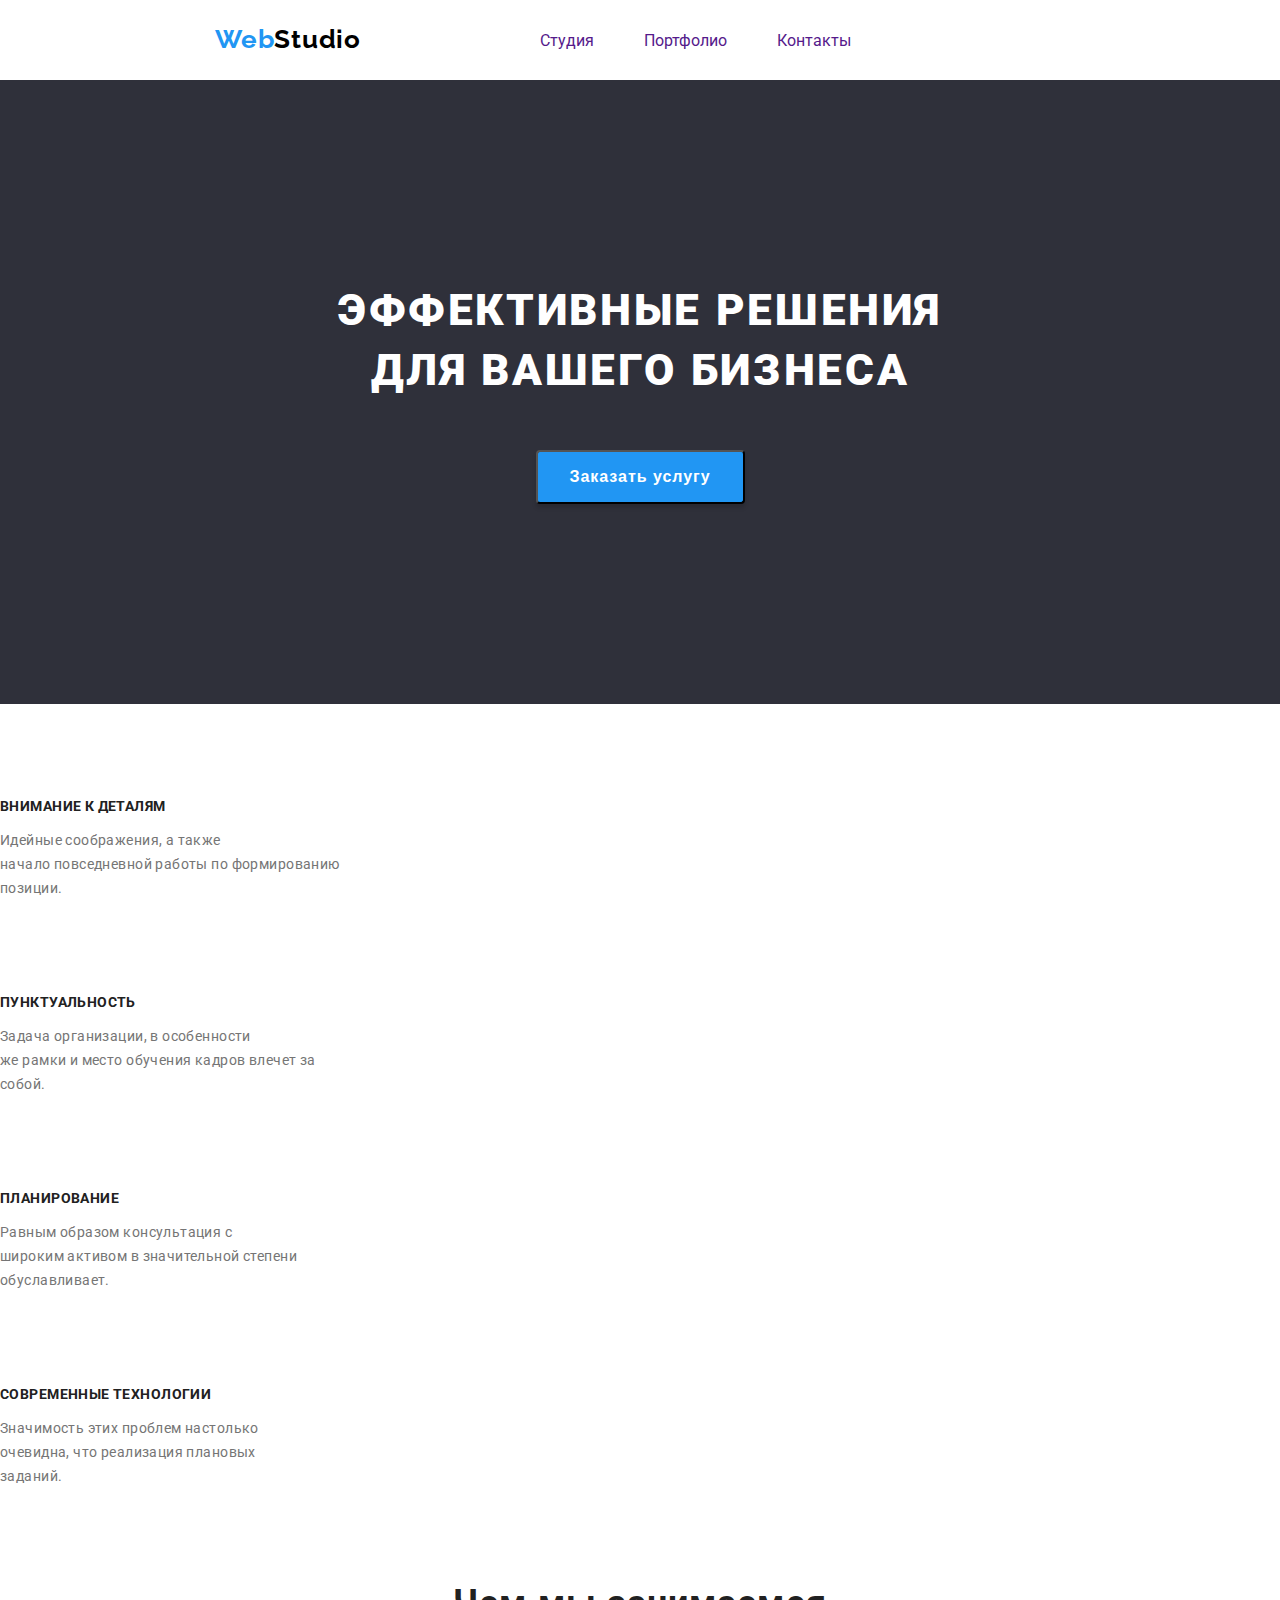
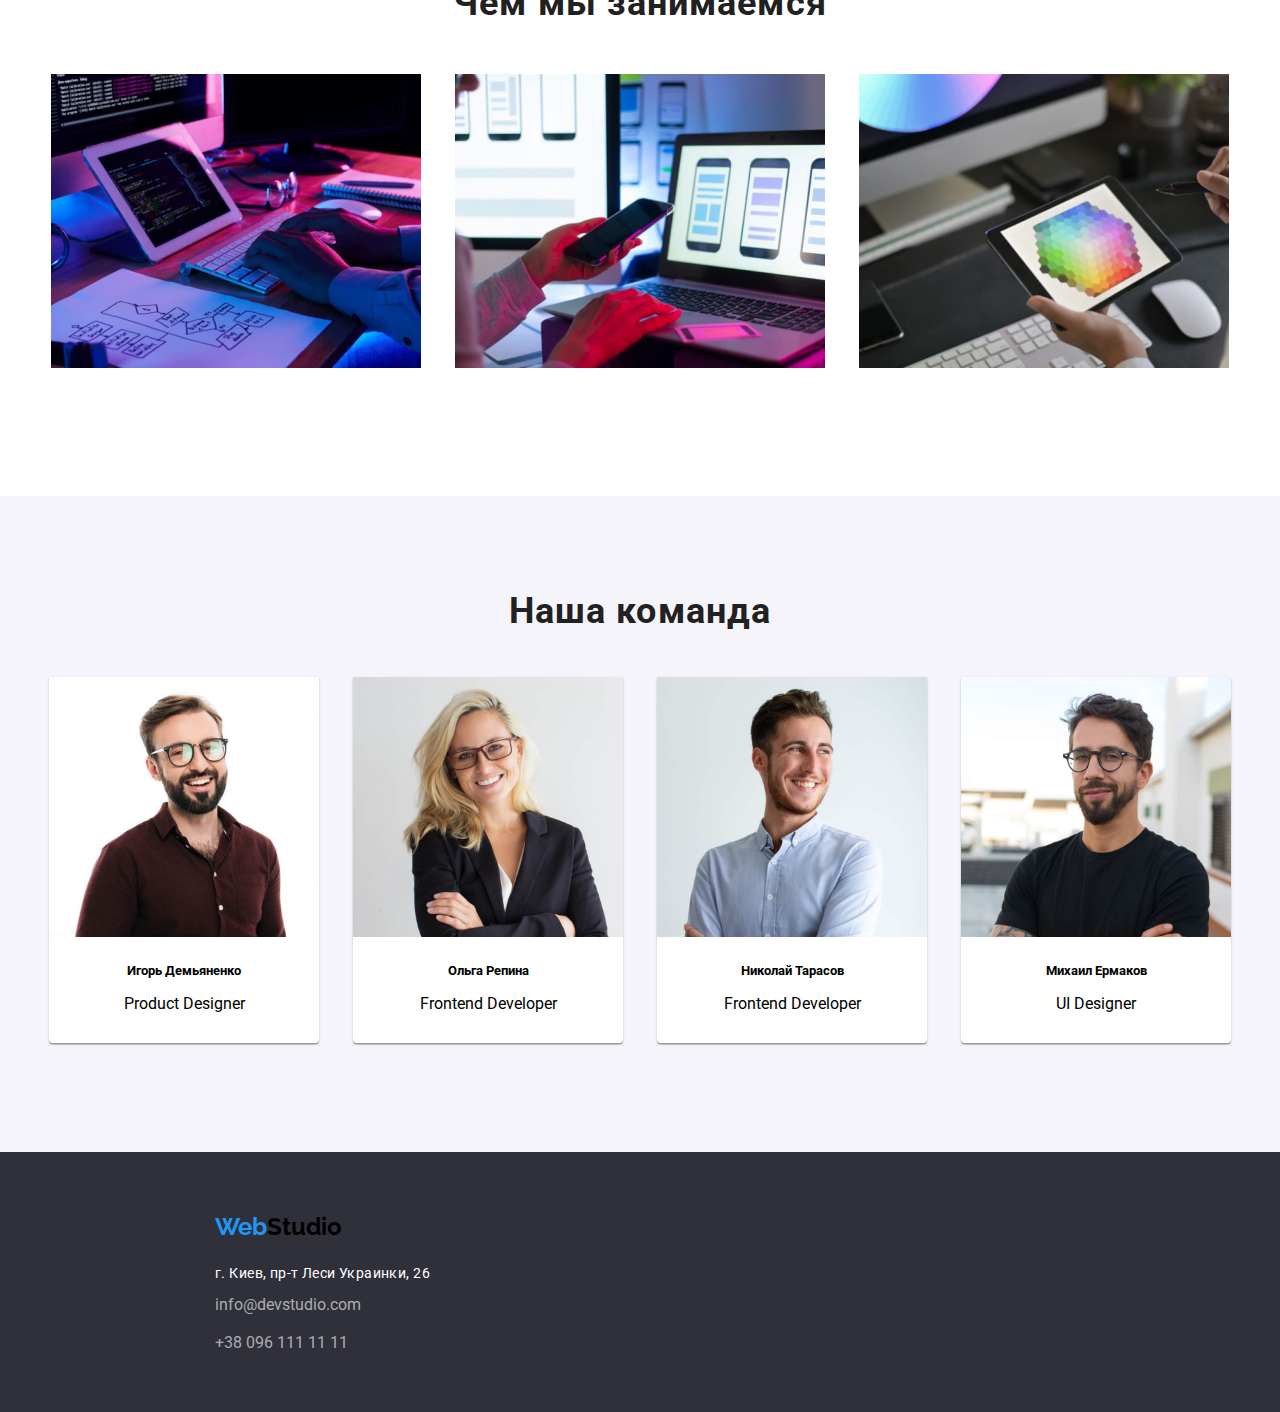
<file: HW_DEMO5/index.html>
<!DOCTYPE html>
<html lang="en">
<head>
    <meta charset="UTF-8">
    <meta http-equiv="X-UA-Compatible" content="IE=edge">
    <meta name="viewport" content="width=device-width, initial-scale=1.0">
    <title>Document</title>

    <link rel="preconnect" href="https://fonts.googleapis.com">
    <link rel="preconnect" href="https://fonts.gstatic.com" crossorigin>
    <link href="https://fonts.googleapis.com/css2?family=Raleway:wght@700&family=Roboto:wght@400;700;900&display=swap" rel="stylesheet">

    <link rel="stylesheet" href="styles/styles.css">
</head>
<body>
    <header>
        <div class="logo-style"> <h2 class="logo"><span class="logo-color">Web</span>Studio</h2> </div>
        
        <nav class="navigation">
            <ul class="navigation-list">
            <li class="navigation-item"> <a href="">Студия</a></li>
            <li class="navigation-item"> <a href="">Портфолио</a></li>
            <li class="navigation-item"> <a href="">Контакты</a></li>
            </ul>
        </nav> 
        <div class="contacts">
            <a class="contact-link" href="mailto:info@devstudio.com">info@devstudio.com</a>
            <a class="contact-link" href="tel:+380961111111">+38 096 111 11 11</a>
        </div>

    </header>

    <section class="order">
        <h1 class="order-title">Эффективные решения для вашего бизнеса</h1>
        <button class="order-btn">Заказать услугу</button>
    </section>

    <section class="main">
        <div class="features">
                <div class="feature-item">
                    <h3 class="feature-title">Внимание к деталям</h3>
                    <p class="feature-text">Идейные соображения, а также <br> начало повседневной работы по формированию позиции.</p>
                </div>
                <div class="feature-item">
                    <h3 class="feature-title">Пунктуальность</h3>
                    <p class="feature-text">Задача организации, в особенности <br> же рамки и место обучения кадров влечет за собой.</p>
                </div>
                <div class="feature-item">
                    <h3 class="feature-title">Планирование</h3>
                    <p class="feature-text">Равным образом консультация с <br> широким активом в значительной степени обуславливает.</p>
                </div>
                <div class="feature-item">
                    <h3 class="feature-title">Современные технологии</h3>
                    <p class="feature-text">Значимость этих проблем настолько <br> очевидна, что реализация плановых <br> заданий.</p>
                </div>
            </div>


            <div class="about-us">
                <h2 class="about-title">Чем мы занимаемся</h2>
                <div class="about-foto-all"><img src="img/box1.jpg" alt="box1" class="about-photo1">
                <img src="img/box2.jpg" alt="box2" class="about-photo2">
                <img src="img/box3.jpg" alt="box3" class="about-photo3"></div>
                
            </div>
    </section>

    <section class="team">
        <h2 class="team-title">Наша команда</h2>
        <div class="full-team"><figure class="team-person">
            <img src="img/img1.jpg" alt="" class="team-person-photo">
            <figcaption class="about-person"><h5 class="person-title">
                Игорь Демьяненко
            </h5>
            <p class="person-text">
                Product Designer
            </p></figcaption>
            
        </figure>
        <figure class="team-person">
            <img src="img/img2.jpg" alt="" class="team-person-photo">
            <figcaption class="about-person"> <h5 class="person-title">
                Ольга Репина
            </h5>
            <p class="person-text">
                Frontend Developer
            </p></figcaption>
           
        </figure>
        <figure class="team-person">
            <img src="img/img3.jpg" alt="" class="team-person-photo">
            <figcaption class="about-person"> <h5 class="person-title">
                Николай Тарасов
            </h5>
            <p class="person-text">
                Frontend Developer
            </p></figcaption>
           
        </figure>
        <figure class="team-person">
            <img src="img/img4.jpg" alt="" class="team-person-photo">
            <figcaption class="about-person"> <h5 class="person-title">
                Михаил Ермаков
            </h5>
            <p class="person-text">
                UI Designer
            </p></figcaption>
           
        </figure></div>
        
        
    </section>

    <footer class="address">
        <div class="logo-style">
             <h2 class="logo-footer"><span class="logo-color">Web</span>Studio</h2> 
            </div> 
        <h5 class="address-title">г. Киев, пр-т Леси Украинки, 26</h5>
        <div class="contacts-footer">
            <a href="mailto:info@devstudio.com"><span class="contact-style">info@devstudio.com</span> </a> <br> <br>
            <a href="tel:+380961111111"><span class="contact-style">+38 096 111 11 11</span> </a> 
        </div>
    </footer>
</body>
</html>
</file>
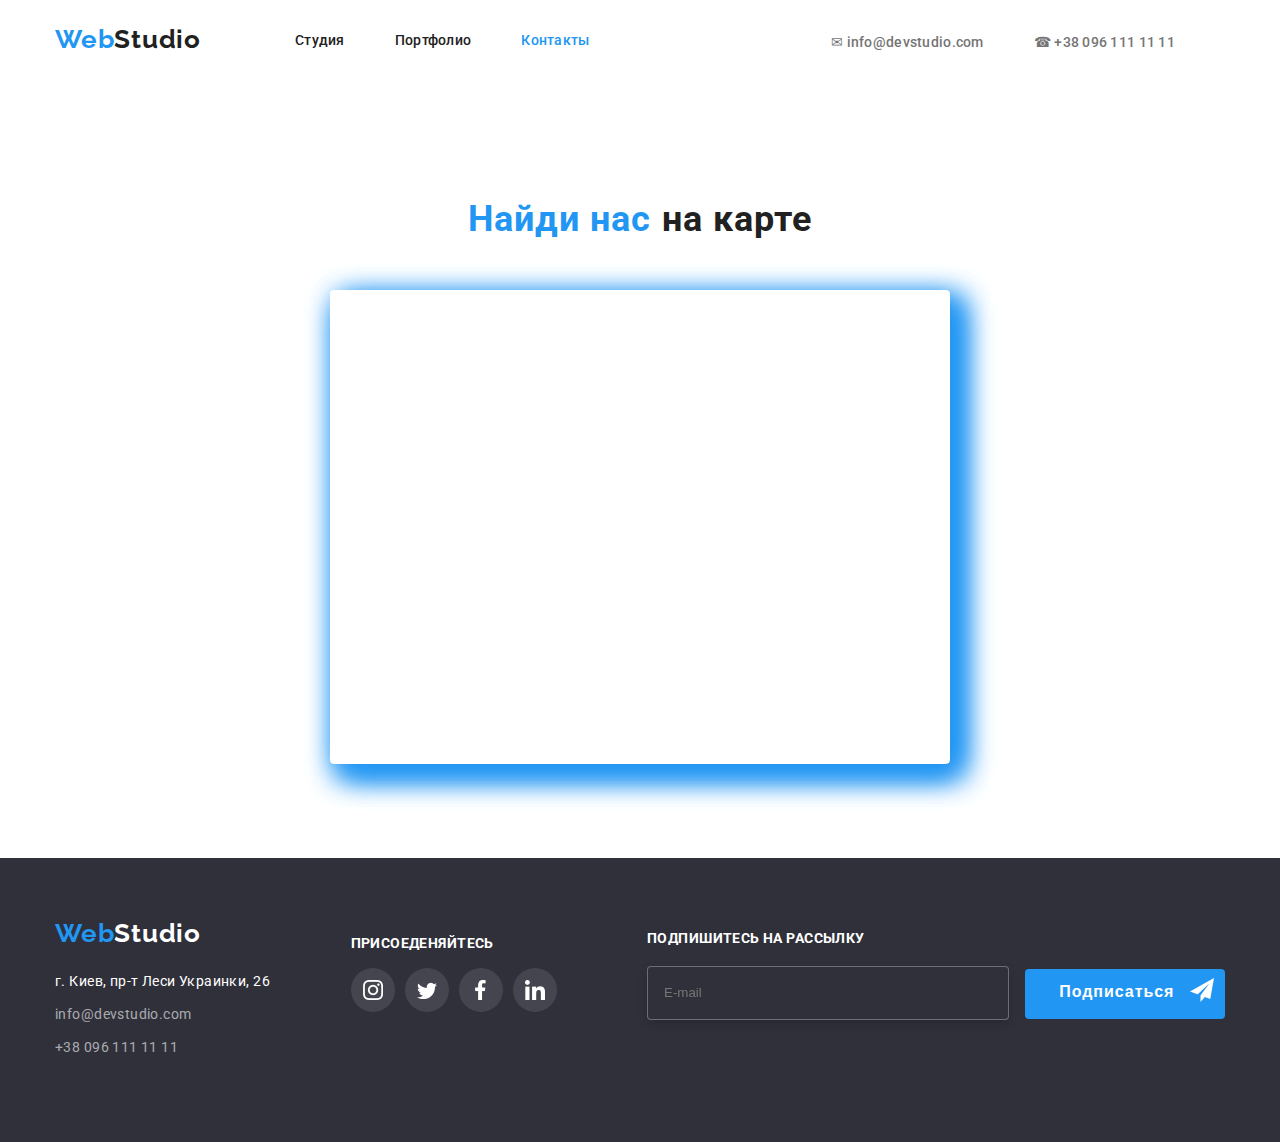
<file: contacts.html>
<!DOCTYPE html>
<html lang="ru">

<head>
  <meta charset="UTF-8" />
  <meta http-equiv="X-UA-Compatible" content="IE=edge" />
  <meta name="viewport" content="width=device-width, initial-scale=1.0" />
  <title>WebStudio</title>

  <link rel="preconnect" href="https://fonts.googleapis.com" />
  <link rel="preconnect" href="https://fonts.gstatic.com" crossorigin />
  <link href="https://fonts.googleapis.com/css2?family=Raleway:wght@700&family=Roboto:wght@400;500;700;900&display=swap"
    rel="stylesheet" />

  <link rel="stylesheet" href="./css/styles.css" />
</head>

<body>
  <!-- Header -->
  <header class="top">

    <!-- Navigation -->
    <nav class="navigation">
      <a class="logo logo-style" href="./index.html"> <span class="logo-color">Web</span>Studio </a>

      <ul class="navigation-list">
        <li class="navigation-item">
          <a class="nav-link" href="./index.html">Студия</a>
        </li>
        <li class="navigation-item">
          <a class="nav-link" href="./portfolio.html">Портфолио</a>
        </li>
        <li class="navigation-item">
          <a class="nav-link active" href="./contacts.html">Контакты</a>
        </li>
      </ul>
    </nav>

    <!-- Contacts -->
    <ul class="contacts-list">
      <li>
        <a class="contact-link" href="mailto:info@devstudio.com">&#9993; info@devstudio.com</a>
      </li>
      <li>
        <a class="contact-link" href="tel:+380961111111">&#9742; +38 096 111 11 11</a>
      </li>
    </ul>
  </header>

  <!-- Main content -->
  <main>

    <section class="map">
      <h1 class="map-title"><span>Найди нас</span> на карте</h1>
      <div>
        <iframe
          src="https://www.google.com/maps/embed?pb=!1m14!1m8!1m3!1d635.4449308715966!2d30.5385548!3d50.4265756!3m2!1i1024!2i768!4f13.1!3m3!1m2!1s0x40d4cf0e033ecbe9%3A0x57a4dffefec77da0!2z0LHRg9C7LiDQm9C10YHQuCDQo9C60YDQsNC40L3QutC4LCAyNiwg0JrQuNC10LIsINCj0LrRgNCw0LjQvdCwLCAwMjAwMA!5e0!3m2!1sru!2spl!4v1656345236291!5m2!1sru!2spl"
          width="600" height="450" style="border: 0" allowfullscreen="" loading="lazy"
          referrerpolicy="no-referrer-when-downgrade"></iframe>
      </div>

    </section>
  </main>

  <!-- Footer -->
  <footer class="address">
    <div class="footer-div">
      <div class="bottom-nav">
        <div class="logo-style">
          <a class="logo-btn" href="./index.html"> <span class="logo-color">Web</span>Studio </a>
        </div>

        <!-- Адрес в футере -->
        <address class="address-link">
          <ul class="contacts-footer">
            <li class="contact-list-style">
              <a href="https://goo.gl/maps/c7Js6aHGa2ZHowPY9" target="_blank" rel="nofollow norefferer noopener"
                class="address-title">г. Киев, пр-т Леси Украинки, 26</a>
            </li>
            <li class="contact-list-style">
              <a class="contact-style" href="mailto:info@devstudio.com">
                info@devstudio.com
              </a>
            </li>
            <li class="contact-list-style">
              <a class="contact-style" href="tel:+380961111111">
                +38 096 111 11 11
              </a>
            </li>
          </ul>
        </address>
      </div>


      <!-- Присоеденитесь -->
      <div class="bottom-social">
        <b class="bottom-text">ПРИСОЕДЕНЯЙТЕСЬ</b>
        <ul class="bottom-social-pages">
          <li class="company-social-item">
            <a rel="nofollow norefferer noopener" target="_blank" href="https://www.instagram.com/"><img
                class="img-social" src="./img/social-pages/instagram.png" alt="instagram" width="50%" />
            </a>
          </li>
          <li class="company-social-item">
            <a rel="nofollow norefferer noopener" target="_blank" href="https://twitter.com"><img class="img-social"
                src="./img/social-pages/twitter.png" alt="twitter" width="50%" />
            </a>
          </li>
          <li class="company-social-item">
            <a rel="nofollow norefferer noopener" target="_blank" href="https://www.facebook.com">
              <img class="img-social" src="./img/social-pages/facebook.png" alt="facebook" width="50%" />
            </a>
          </li>
          <li class="company-social-item">
            <a rel="nofollow norefferer noopener" target="_blank" href="https://www.linkedin.com">
              <img class="img-social" src="./img/social-pages/linkedin.png" alt="linkedin" width="50%" />
            </a>
          </li>
        </ul>
      </div>

      <!-- Подпишитесь -->
      <div class="bottom-form">
        <form action="E-mail">
          <h2 class="bottom-text">Подпишитесь на рассылку</h2>
          <input class="input-form" type="email" placeholder="E-mail" required />
          <button class="form-btn" type="submit">
            Подписаться <img src="./img/icon-send.png" class="button-img" alt="telegram" />
          </button>
        </form>
      </div>
    </div>
  </footer>
</body>

</html>
</file>
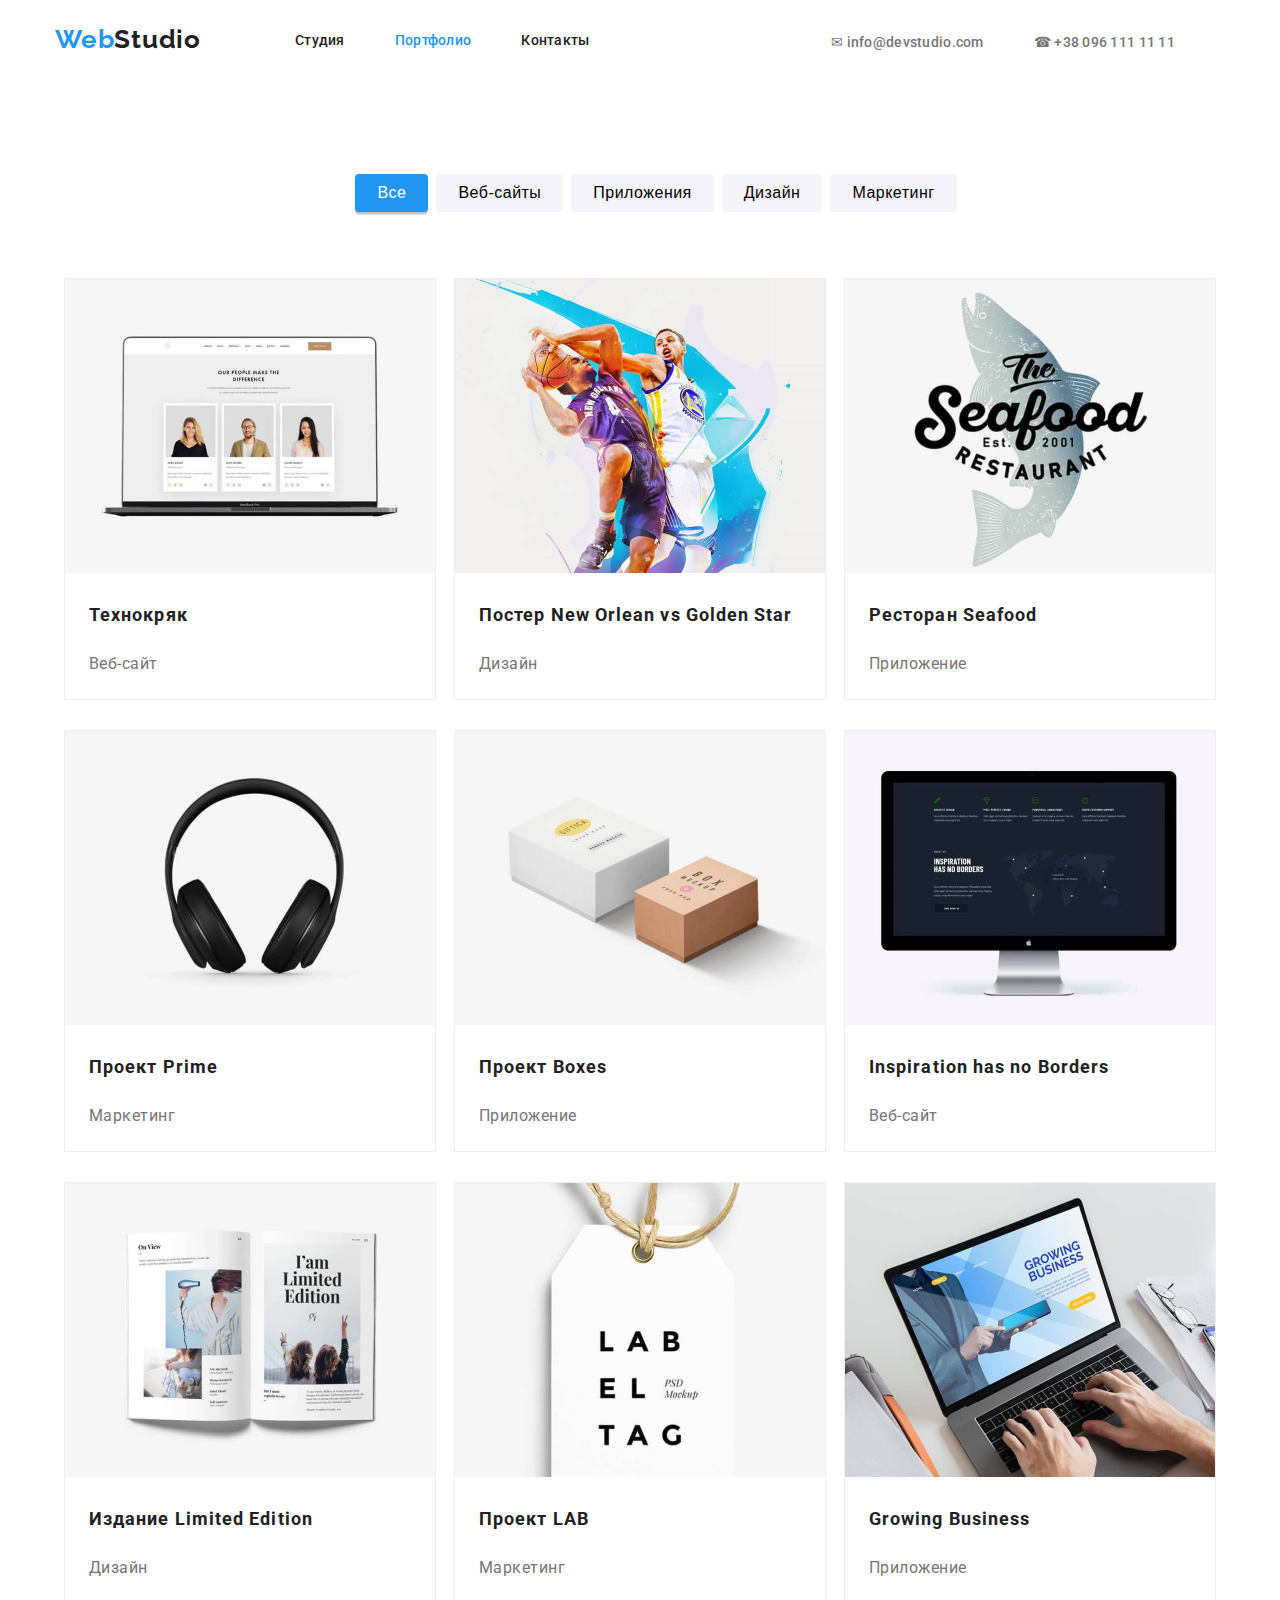
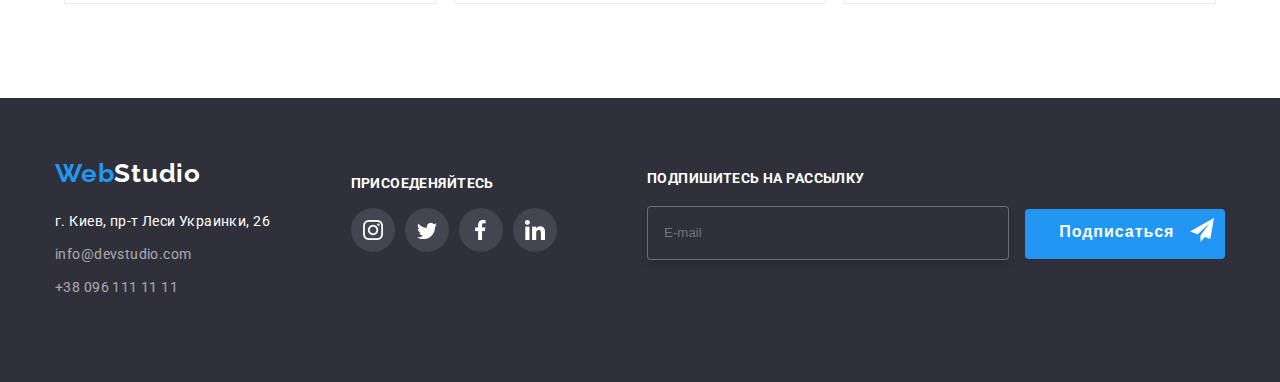
<file: portfolio.html>
<!DOCTYPE html>
<html lang="ru">

<head>
  <meta charset="UTF-8" />
  <meta http-equiv="X-UA-Compatible" content="IE=edge" />
  <meta name="viewport" content="width=device-width, initial-scale=1.0" />
  <title>WebStudio</title>

  <link rel="preconnect" href="https://fonts.googleapis.com" />
  <link rel="preconnect" href="https://fonts.gstatic.com" crossorigin />
  <link href="https://fonts.googleapis.com/css2?family=Raleway:wght@700&family=Roboto:wght@400;500;700;900&display=swap"
    rel="stylesheet" />

  <link rel="stylesheet" href="./css/styles.css" />
</head>

<body>
  <!-- Header -->
  <header class="top">

    <!-- Navigation -->
    <nav class="navigation">
      <a class="logo logo-style" href="./index.html"> <span class="logo-color">Web</span>Studio </a>

      <ul class="navigation-list">
        <li class="navigation-item">
          <a class="nav-link" href="./index.html">Студия</a>
        </li>
        <li class="navigation-item">
          <a class="nav-link active" href="./portfolio.html">Портфолио</a>
        </li>
        <li class="navigation-item">
          <a class="nav-link" href="./contacts.html">Контакты</a>
        </li>
      </ul>
    </nav>

    <!-- Contacts -->
    <ul class="contacts-list">
      <li>
        <a class="contact-link" href="mailto:info@devstudio.com">&#9993; info@devstudio.com</a>
      </li>
      <li>
        <a class="contact-link" href="tel:+380961111111">&#9742; +38 096 111 11 11</a>
      </li>
    </ul>
  </header>

  <!-- Main content -->
  <main>
    <!-- Категории -->
    <section class="pages">
      <h1 class="visually-hidden">Категории</h1>
      <ul class="pages-list">
        <li class="pages-item">
          <button class="nav-category-btn active-button" type="button">Все</button>
        </li>
        <li class="pages-item">
          <button class="nav-category-btn" type="button">Веб-сайты</button>
        </li>
        <li class="pages-item">
          <button class="nav-category-btn" type="button">Приложения</button>
        </li>
        <li class="pages-item">
          <button class="nav-category-btn" type="button">Дизайн</button>
        </li>
        <li class="pages-item">
          <button class="nav-category-btn" type="button">Маркетинг</button>
        </li>
      </ul>

      <ul class="category-list">
        <li class="category-item">
          <a href="">
            <img src="./img/portfolio/web-site.jpg" alt="Технокряк" width="370" />
            <h2 class="category-title">Технокряк</h2>
            <p class="category-text">Веб-сайт</p>
          </a>
        </li>
        <li class="category-item">
          <a href="">
            <img src="./img/portfolio/design.jpg" alt="Дизайн (Постер)" width="370" />
            <h2 class="category-title">Постер New Orlean vs Golden Star</h2>
            <p class="category-text">Дизайн</p>
          </a>
        </li>
        <li class="category-item">
          <a href="">
            <img src="./img/portfolio/application.jpg" alt="Приложение seafood" width="370" />
            <h2 class="category-title">Ресторан Seafood</h2>
            <p class="category-text">Приложение</p>
          </a>
        </li>
        <li class="category-item">
          <a href="">
            <img src="./img/portfolio/marketing.jpg" alt="Проект Prime" width="370" />
            <h2 class="category-title">Проект Prime</h2>
            <p class="category-text">Маркетинг</p>
          </a>
        </li>
        <li class="category-item">
          <a href="">
            <img src="./img/portfolio/application_boxes.jpg" alt="Проект Boxes" width="370" />
            <h2 class="category-title">Проект Boxes</h2>
            <p class="category-text">Приложение</p>
          </a>
        </li>
        <li class="category-item">
          <a href="">
            <img src="./img/portfolio/web-site2.jpg" alt="Веб-сайт no Borders" width="370" />
            <h2 class="category-title">Inspiration has no Borders</h2>
            <p class="category-text">Веб-сайт</p>
          </a>
        </li>
        <li class="category-item">
          <a href="">
            <img src="./img/portfolio/design-limited_edition.jpg" alt="Дизайн Limited Edition" width="370" />
            <h2 class="category-title">Издание Limited Edition</h2>
            <p class="category-text">Дизайн</p>
          </a>
        </li>
        <li class="category-item">
          <a href="">
            <img src="./img/portfolio/project-lab_marketing.jpg" alt="Маркетинг (Проект LAB)" width="370" />
            <h2 class="category-title">Проект LAB</h2>
            <p class="category-text">Маркетинг</p>
          </a>
        </li>
        <li class="category-item">
          <a href="">
            <img src="./img/portfolio/application_growing-business.jpg" alt="Приложение Growing Business" width="370" />
            <h2 class="category-title">Growing Business</h2>
            <p class="category-text">Приложение</p>
          </a>
        </li>
      </ul>
    </section>
  </main>

  <!-- Footer -->
  <footer class="address">
    <div class="footer-div">
      <div class="bottom-nav">
        <div class="logo-style">
          <a class="logo-btn" href="./index.html"> <span class="logo-color">Web</span>Studio </a>
        </div>

        <!-- Адрес в футере -->
        <address class="address-link">
          <ul class="contacts-footer">
            <li class="contact-list-style">
              <a href="https://goo.gl/maps/c7Js6aHGa2ZHowPY9" target="_blank" rel="nofollow norefferer noopener"
                class="address-title">г. Киев, пр-т Леси Украинки, 26</a>
            </li>
            <li class="contact-list-style">
              <a class="contact-style" href="mailto:info@devstudio.com">
                info@devstudio.com
              </a>
            </li>
            <li class="contact-list-style">
              <a class="contact-style" href="tel:+380961111111">
                +38 096 111 11 11
              </a>
            </li>
          </ul>
        </address>
      </div>


      <!-- Присоеденитесь -->
      <div class="bottom-social">
        <b class="bottom-text">ПРИСОЕДЕНЯЙТЕСЬ</b>
        <ul class="bottom-social-pages">
          <li class="company-social-item">
            <a rel="nofollow norefferer noopener" target="_blank" href="https://www.instagram.com/"><img
                class="img-social" src="./img/social-pages/instagram.png" alt="instagram" width="50%" />
            </a>
          </li>
          <li class="company-social-item">
            <a rel="nofollow norefferer noopener" target="_blank" href="https://twitter.com"><img class="img-social"
                src="./img/social-pages/twitter.png" alt="twitter" width="50%" />
            </a>
          </li>
          <li class="company-social-item">
            <a rel="nofollow norefferer noopener" target="_blank" href="https://www.facebook.com">
              <img class="img-social" src="./img/social-pages/facebook.png" alt="facebook" width="50%" />
            </a>
          </li>
          <li class="company-social-item">
            <a rel="nofollow norefferer noopener" target="_blank" href="https://www.linkedin.com">
              <img class="img-social" src="./img/social-pages/linkedin.png" alt="linkedin" width="50%" />
            </a>
          </li>
        </ul>
      </div>

      <!-- Подпишитесь -->
      <div class="bottom-form">
        <form action="E-mail">
          <h2 class="bottom-text">Подпишитесь на рассылку</h2>
          <input class="input-form" type="email" placeholder="E-mail" required />
          <button class="form-btn" type="submit">
            Подписаться <img src="./img/icon-send.png" class="button-img" alt="telegram" />
          </button>
        </form>
      </div>
    </div>
  </footer>
  <script src="./active.js"></script>
</body>

</html>
</file>
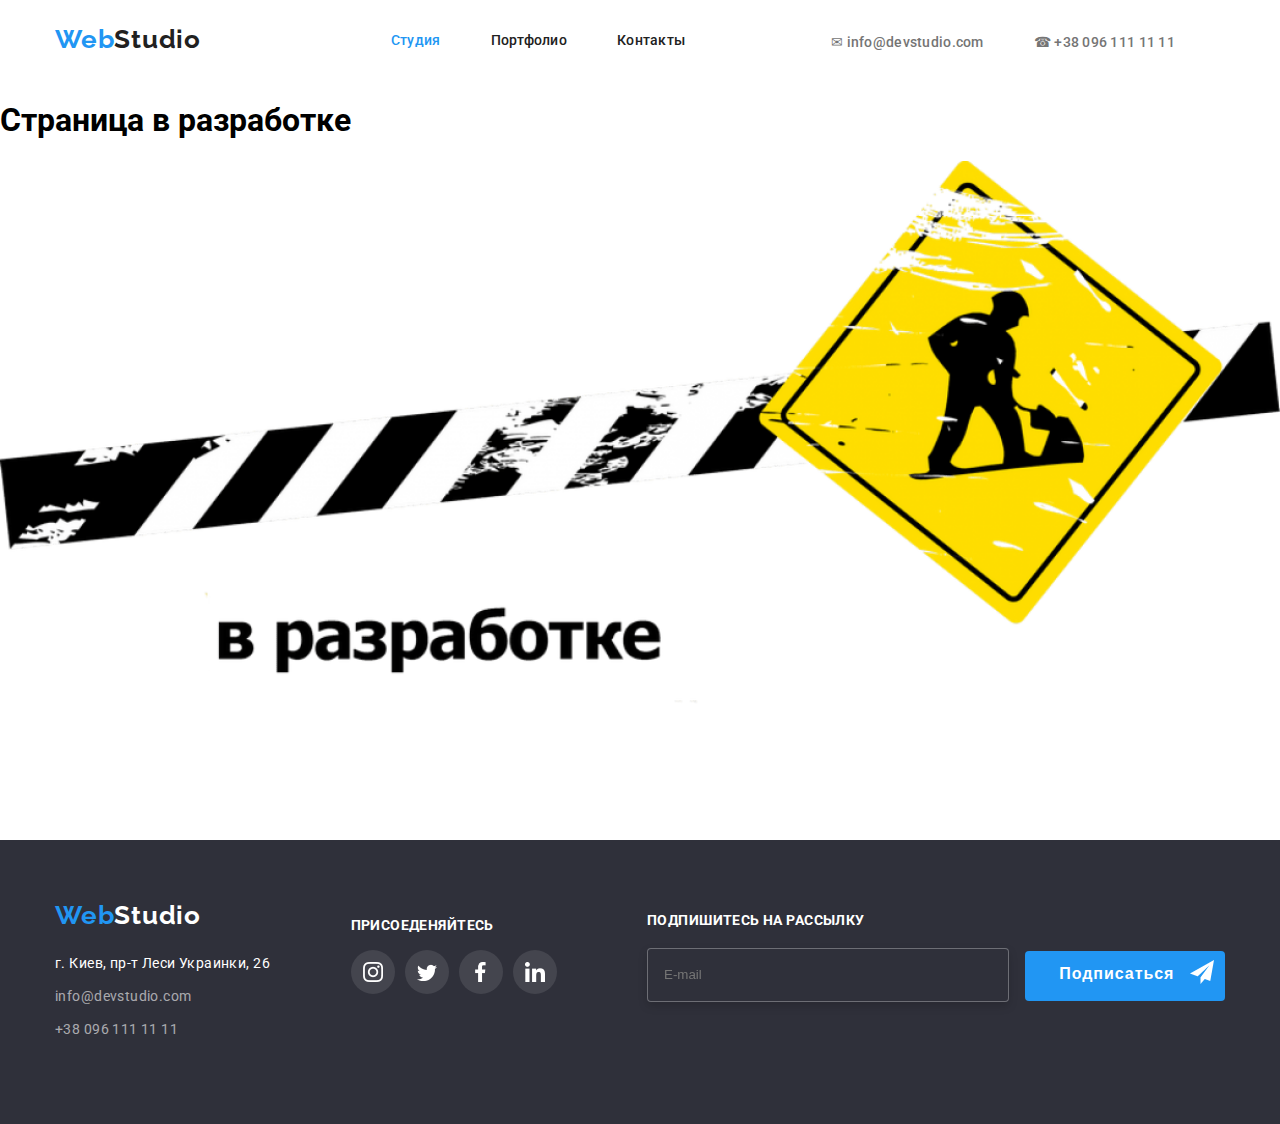
<file: studia.html>
<!DOCTYPE html>
<html lang="ru">
  <head>
    <meta charset="UTF-8" />
    <meta http-equiv="X-UA-Compatible" content="IE=edge" />
    <meta name="viewport" content="width=device-width, initial-scale=1.0" />
    <title>WebStudio</title>

    <link rel="preconnect" href="https://fonts.googleapis.com" />
    <link rel="preconnect" href="https://fonts.gstatic.com" crossorigin />
    <link
      href="https://fonts.googleapis.com/css2?family=Raleway:wght@700&family=Roboto:wght@400;500;700;900&display=swap"
      rel="stylesheet"
    />

    <link rel="stylesheet" href="./css/styles.css" />
  </head>
  <body>
    <!-- Header -->
    <header class="top">
      <div class="logo-style">
          <a class="logo" href="./index.html"> <span class="logo-color">Web</span>Studio </a>
        </div>
        
         <!-- Navigation -->
      <nav class="navigation">
        <ul class="navigation-list">
          <li class="navigation-item">
            <a class="nav-link active" href="./studia.html">Студия</a>
          </li>
          <li class="navigation-item">
            <a class="nav-link" href="./portfolio.html">Портфолио</a>
          </li>
          <li class="navigation-item">
            <a class="nav-link" href="./contacts.html">Контакты</a>
          </li>
        </ul>
      </nav>

      <!-- Contacts -->
      <ul class="contacts-list">
        <li>
          <a class="contact-link" href="mailto:info@devstudio.com">&#9993; info@devstudio.com</a>
        </li>
        <li>
          <a class="contact-link" href="tel:+380961111111">&#9742; +38 096 111 11 11</a>
        </li>
      </ul>
    </header>

    <!-- Main content -->
<main>

    <div class="servis">
     <h1>Страница в разработке</h1>
  <img src="./img/reconstruktion.png" alt="В РАЗРАБОТКЕ" width="100%">
  </div>

</main>

    <!-- Footer -->
    <footer class="address">
      <div class="footer-div">
        <div class="bottom-nav">
          <div class="logo-style">
            <a class="logo-btn" href="./index.html"> <span class="logo-color">Web</span>Studio </a>
          </div>

          <!-- Адрес в футере -->
          <address class="address-link">
            <ul class="contacts-footer">
              <li class="contact-list-style">
                <a
                  href="https://goo.gl/maps/c7Js6aHGa2ZHowPY9"
                  target="_blank"
                  rel="nofollow norefferer noopener"
                  class="address-title"
                  >г. Киев, пр-т Леси Украинки, 26</a
                >
              </li>
              <li class="contact-list-style">
                <a href="mailto:info@devstudio.com">
                  <span class="contact-style">info@devstudio.com</span>
                </a>
              </li>
              <li class="contact-list-style">
                <a href="tel:+380961111111">
                  <span class="contact-style">+38 096 111 11 11</span>
                </a>
              </li>
            </ul>
          </address>
        </div>

        <!-- Присоеденитесь -->
        <div class="bottom-social">
          <b class="bottom-text">ПРИСОЕДЕНЯЙТЕСЬ</b>
          <ul class="bottom-social-pages">
            <li class="company-social-item">
              <a
                rel="nofollow norefferer noopener"
                target="_blank"
                href="https://www.instagram.com/"
                ><img class="img-social" src="./img/social-pages/instagram.png" alt="instagram" width="50%" />
              </a>
            </li>
            <li class="company-social-item">
              <a rel="nofollow norefferer noopener" target="_blank" href="https://twitter.com"
                ><img class="img-social" src="./img/social-pages/twitter.png" alt="twitter" width="50%" />
              </a>
            </li>
            <li class="company-social-item">
              <a rel="nofollow norefferer noopener" target="_blank" href="https://www.facebook.com">
                <img class="img-social" src="./img/social-pages/facebook.png" alt="facebook" width="50%" />
              </a>
            </li>
            <li class="company-social-item">
              <a rel="nofollow norefferer noopener" target="_blank" href="https://www.linkedin.com">
                <img class="img-social" src="./img/social-pages/linkedin.png" alt="linkedin" width="50%" />
              </a>
            </li>
          </ul>
        </div>

        <!-- Подпишитесь -->
        <div class="bottom-form">
          <form action="E-mail">
            <h2 class="bottom-text">Подпишитесь на рассылку</h2>
            <input class="input-form" type="email" placeholder="E-mail" required />
            <button class="form-btn" type="submit">
              Подписаться <img src="./img/icon-send.png" class="button-img" alt="telegram" />
            </button>
          </form>
        </div>
      </div>
    </footer>
  </body>
</html>
</file>
<file: css/styles.css>
:root {
--logo-color: #2196f3;
--text-color: #757575;
--main-text-color: #212121;
--hero-text-color: #fff;
--bcg-color: #f5f4fa;
}

html,
body {
  font-family: 'Roboto', sans-serif;
  margin: 0;
  height: 100%;
  background-color: var(--hero-text-color);
}

.top {
  display: flex;
  height: 80px;
  justify-content: space-between;
  width: 1170px;
  margin: 0 auto;
}

.logo-btn {
  font-weight: 700;
  font-size: 26px;
  line-height: 31px;
  letter-spacing: 0.03em;
  margin-top: 60px;
  color: #fff;
}

.logo {
  font-weight: 700;
  font-size: 26px;
  line-height: 31px;
  letter-spacing: 0.03em;
  margin-top: 24px;
  margin-right: 94px;
}

.logo-style {
  font-family: 'Raleway';
  font-style: normal;
  display: flex;
}

.contact-link:hover,
.logo-color {
  color: var(--logo-color);
}

.navigation {
  display: flex;
}

.navigation-list {
  display: flex;
  margin-top: 32px;
  padding: 0;
}

.navigation-item {
  margin-right: 50px;
  font-weight: 500;
  font-size: 14px;
  line-height: 16px;
  letter-spacing: 0.02em;
}

.contacts-list {
  display: flex;
  margin-top: 32px;
  padding: 0;
}

.active,
.active-button,
.nav-link:hover {
  color: var(--logo-color);
}

.contact-link {
  margin-right: 50px;
  font-weight: 500;
  font-size: 14px;
  line-height: 16px;
  letter-spacing: 0.02em;
  color: var(--text-color);
}

.hero {
  display: flex;
  flex-direction: column;
  align-items: center;
  background-image: url('../img/hero.jpg');
  background-repeat: no-repeat;
  background-size: 100%;
}

.hero-title {
  font-weight: 900;
  font-size: 44px;
  line-height: 60px;
  text-align: center;
  letter-spacing: 0.06em;
  text-transform: uppercase;
  color: var(--hero-text-color);
  width: 696px;
  margin: 0 0 30px 0;
  display: flex;
  padding-top: 200px;
}

.hero-btn {
  font-weight: 700;
  font-size: 16px;
  line-height: 30px;
  display: flex;
  align-items: center;
  text-align: center;
  letter-spacing: 0.06em;
  color: var(--hero-text-color);
  background: var(--logo-color);
  box-shadow: 0px 4px 4px rgba(0, 0, 0, 0.15);
  border-radius: 4px;
  padding: 10px 32px;
  cursor: pointer;
  border: none;
  margin-bottom: 140px;
}

.features {
  padding-top: 94px;
}

.visually-hidden {
  position: absolute;
  white-space: nowrap;
  width: 1px;
  height: 1px;
  overflow: hidden;
  border: 0;
  padding: 0;
  clip: rect(0 0 0 0);
  clip-path: inset(50%);
  margin: -1px;
}

.features-list {
  display: flex;
  margin: 0 auto;
  width: 1170px;
  justify-content: space-between;
}

.feature-title {
  font-weight: 700;
  font-size: 14px;
  line-height: 16px;
  letter-spacing: 0.03em;
  text-transform: uppercase;
  color: var(--main-text-color);
  margin-top: 10px;
}

.feature-text {
  font-weight: 400;
  font-size: 14px;
  line-height: 24px;
  letter-spacing: 0.03em;
  color: var(--text-color);
  width: 270px;
}

.map-title,
.clients-title,
.about-features-title,
.about-title {
  font-weight: 700;
  font-size: 36px;
  line-height: 42px;
  text-align: center;
  letter-spacing: 0.03em;
  color: #212121;
  margin-bottom: 50px;
  padding-top: 94px;
}

.clients-list,
.team,
.about-us {
  padding-bottom: 94px;
}

.about-photo {
  align-items: center;
  margin: 0 15px;
}

.about-foto-all {
  display: flex;
  align-items: center;
  margin: auto;
  width: 1170px;
  justify-content: center;
}

.team {
  background-color: var(--bcg-color);
}

.team-title {
  padding-top: 94px;
  font-weight: 700;
  font-size: 36px;
  line-height: 42px;
  text-align: center;
  letter-spacing: 0.03em;
  color: var(--main-text-color);
}

.team-person {
  text-align: center;
  margin: 50px auto;
  width: 1170px;
  display: flex;
  margin: auto;
  justify-content: center;
}

.person-title {
  margin-bottom: 10px;
  font-weight: 500;
  font-size: 16px;
  line-height: 19px;
  text-align: center;
  letter-spacing: 0.03em;
  color: var(--main-text-color);
}

.person-text {
  margin-bottom: 30px;
  font-weight: 400;
  font-size: 16px;
  line-height: 19px;
  text-align: center;
  letter-spacing: 0.03em;
  color: var(--text-color);
}

.team-person-photo {
  width: 270px;
}

.address {
  background: #2f303a;
}

.address-title {
  font-weight: 400;
  font-size: 14px;
  line-height: 24px;
  letter-spacing: 0.03em;
  color: var(--hero-text-color);
  margin-top: 20px;
  margin-bottom: 10px;
}

.contact-style {
  font-weight: 400;
  font-size: 14px;
  line-height: 24px;
  letter-spacing: 0.03em;
  color: rgba(255, 255, 255, 0.6);
}

.contact-list-style {
  margin-bottom: 9px;
}

a {
  text-decoration: none;
  color: var(--main-text-color);
}
ul {
  list-style: none;
}

.address-link {
  font-family: 'Roboto';
  font-style: normal;
}

.contacts-footer {
  font-weight: 400;
  font-size: 14px;
  line-height: 24px;
  letter-spacing: 0.03em;
  color: rgba(255, 255, 255, 0.6);
  margin-top: 20px;
  padding: 0 0 60px 0;
  display: flex;
  flex-direction: column;
}

.contacts-footer :hover {
  color: var(--logo-color);
}

.about-person {
  background: var(--hero-text-color);
  box-shadow: 0px 1px 3px rgba(0, 0, 0, 0.12), 0px 1px 1px rgba(0, 0, 0, 0.14),
    0px 2px 1px rgba(0, 0, 0, 0.2);
  border-radius: 0px 0px 4px 4px;
  margin-right: 30px;
}

.pages {
  margin-top: 94px;
  margin-bottom: 64px;
}

.pages-list {
  display: flex;
  justify-content: center;
}

.category-list {
  display: flex;
  flex-wrap: wrap;
  justify-content: space-around;
  width: 1170px;
  margin: 0 auto;
  padding: 0;
}

.category-item {
  background: var(--hero-text-color);
  border: 1px solid #eee;
  margin-bottom: 30px;
}
.category-item:hover {
  box-shadow: 0px 1px 1px rgba(0, 0, 0, 0.12), 0px 4px 4px rgba(0, 0, 0, 0.06),
    1px 4px 6px rgba(0, 0, 0, 0.16);
}

.category-title {
  font-weight: 700;
  font-size: 18px;
  line-height: 36px;
  letter-spacing: 0.06em;
  color: var(--main-text-color);
  margin-top: 20px;
  margin-left: 24px;
}
.category-text {
  font-weight: 400;
  font-size: 16px;
  line-height: 30px;
  letter-spacing: 0.03em;
  color: var(--text-color);
  margin-left: 24px;
  margin-bottom: 20px;
}

.nav-category-btn {
  padding: 6px 22px;
  margin-right: 8px;
  font-weight: 500;
  font-size: 16px;
  line-height: 26px;
  text-align: center;
  letter-spacing: 0.03em;
  margin-bottom: 50px;
  border-radius: 4px;
  background-color: var(--bcg-color);
  border: none;
  cursor: pointer;
}

.active-button,
.nav-category-btn:hover {
  color: var(--hero-text-color);
  background-color: var(--logo-color);
  box-shadow: 0px 3px 1px rgba(0, 0, 0, 0.1), 0px 1px 2px rgba(0, 0, 0, 0.08),
    0px 2px 2px rgba(0, 0, 0, 0.12);
}

.active-button {
  box-shadow: 0px 3px 1px rgba(0, 0, 0, 0.1), 0px 1px 2px rgba(0, 0, 0, 0.08),
    0px 2px 2px rgba(0, 0, 0, 0.12);
}

.bottom-social-pages {
  display: flex;
  padding: 0;
}

.bottom-text {
  font-weight: 700;
  font-size: 14px;
  line-height: 16px;
  letter-spacing: 0.03em;
  text-transform: uppercase;
  color: var(--hero-text-color);
  margin-bottom: 20px;
}

.footer-div {
  width: 1170px;
  margin: 0 auto;
  display: flex;
  justify-content: space-between;
}

.company-social-item {
  width: 44px;
  height: 44px;
  border-radius: 50%;
  background: rgba(255, 255, 255, 0.1);
  align-items: center;
  justify-content: center;
  margin-right: 10px;
  display: flex;
}

.company-social-item:hover {
  background: var(--logo-color);
  transform: scale(1.1);
}

.bottom-social {
  margin-top: 75px;
}

.bottom-form {
  margin-top: 60px;
}
.form-btn {
  border-radius: 4px;
  background: var(--logo-color);
  border: none;
  color: var(--hero-text-color);
  cursor: pointer;
  font-weight: 700;
  font-size: 16px;
  line-height: 30px;
  letter-spacing: 0.06em;
  margin-left: 12px;
  width: 200px;
  height: 50px;
  padding: 0 6px 8px 29px;
}

.input-form {
  background: #2f303a;
  border: 1px solid rgba(255, 255, 255, 0.3);
  filter: drop-shadow(0px 4px 4px rgba(0, 0, 0, 0.15));
  border-radius: 4px;
  width: 342px;
  height: 50px;
  color: var(--hero-text-color);
  padding-left: 16px;
}

.form-btn:hover {
  box-shadow: 0px 4px 4px rgba(0, 0, 0, 0.15);
  transform: scale(1.1);
}

.button-img {
  width: 24px;
  position: relative;
  top: 5px;
  margin-left: 10px;
}

.img-social {
  display: flex;
  justify-content: center;
  margin-left: 25%;
}

.feature-item > div {
  width: 270px;
  height: 120px;
  background: var(--bcg-color);
  border-radius: 4px;
  margin-bottom: 30px;
  display: flex;
  justify-content: center;
  align-items: center;
}

.clients-list {
  display: flex;
  justify-content: space-between;
  width: 1170px;
  margin: 0 auto;
}

.clients-item {
  width: 170px;
  height: 92px;
  border: 1px solid #afb1b8;
  border-radius: 4px;
  display: flex;
  justify-content: center;
  align-items: center;
}

.clients-item:hover {
  border: 1px solid var(--logo-color);
}

.clients-item:hover > a > svg path {
  fill: var(--logo-color);
}

.personal-social-pages > li {
  padding-bottom: 30px;
}
.personal-social-pages {
  display: flex;
  justify-content: space-around;
  padding: 0;
  margin: 0 32px;
}

.map {
  display: flex;
  justify-content: center;
  flex-direction: column;
  align-items: center;
  width: 1170px;
  margin: 0 auto;
  padding-bottom: 94px;
}
.map > iframe {
  border: var(--logo-color);
}
.map-title > span {
  color: var(--logo-color);
}
.map > div {
  border: 5px var(--logo-color);
  padding: 10px;
  box-shadow: 10px 10px 30px var(--logo-color), 10px 10px 30px var(--logo-color), 10px 10px 30px var(--logo-color);
  border-radius: 4px;
}
</file>
<file: HW_DEMO5/styles/styles.css>
body {
    font-family: 'Roboto', sans-serif;
    height: 100%;
    margin: 0;
}


header {
    background-color: #fff;
    display: flex;
    height: 80px;
    width: 1170px;
}

.logo-style {
    font-family: 'Raleway', sans-serif;
}

.logo {
    font-weight: 700;
    font-size: 26px;
    line-height: 31px;
    letter-spacing: 0.03em;
    margin-top: 24px;
    margin-left: 215px;
    position: absolute;

}
    

.logo-color {
    color: #2196F3;
}

.navigation ul ::marker {
    color: #fff;
}

.navigation {
    display: flex;
    align-items: center;
}

.navigation-list {
    display: flex;
    position: relative;
    left: 500px;
   
}
.navigation-item {
    margin-right: 50px;
}

.contacts {
    position: relative;
    left: 910px;
    display: flex;
    align-items: center;
}

.contact-link {
    margin-right: 50px;
    font-weight: 500;
    font-size: 14px;
    line-height: 16px;
    letter-spacing: 0.02em;
    color: #757575;
}

.order {
    display: flex;
    flex-direction: column;
    align-items: center;
    background: #2F303A;
    height: 100%;
    margin-bottom: 94px;
}

.order-title {
    font-weight: 900;
    font-size: 44px;
    line-height: 60px;
    text-align: center;
    letter-spacing: 0.06em;
    text-transform: uppercase;
    color: #FFFFFF;
    width: 650px;
    margin: 200px 452px 50px 452px;
}

.order-btn {
    font-weight: 700;
    font-size: 16px;
    line-height: 30px;
    display: flex;
    align-items: center;
    text-align: center;
    letter-spacing: 0.06em;
    color: #FFFFFF;
    background: #2196F3;
    box-shadow: 0px 4px 4px rgba(0, 0, 0, 0.15);
    border-radius: 4px;
    padding: 10px 32px;
    margin-bottom: 200px;
    cursor: pointer;
    }

.features {
    background-color: #fff;
}

.features-list {
    display: flex;
    margin-left: auto;
    margin-right: auto;
    width: 1214px;
}

.feature-item {
    align-items: center;
    text-align: left;
}

.feature-title {
    font-weight: 700;
    font-size: 14px;
    line-height: 16px;
    letter-spacing: 0.03em;
    text-transform: uppercase;
    color: #212121;
    margin-top: 10px;
}

.feature-text {
    font-weight: 400;
    font-size: 14px;
    line-height: 24px;
    letter-spacing: 0.03em;
    color: #757575;
    margin-bottom: 94px;
    width: 340px;
}

.about-title {
    font-weight: 700;
    font-size: 36px;
    line-height: 42px;
    text-align: center;
    letter-spacing: 0.03em;
    color: #212121;
    margin-bottom: 50px;
}

.team,
.about-us {
    padding-bottom: 94px;
}

.about-photo1,
.about-photo2,
.about-photo3 {
    width: 370px;
    align-items: center;
}
.about-photo2 {
    margin: 0 30px;
}

.about-foto-all {
    margin-left: auto;
    margin-right: auto;
    width: 1179px;
}

.team {
    background-color: #F5F4FA;
}

.team-title {
    padding-top: 94px;
    font-weight: 700;
    font-size: 36px;
    line-height: 42px;
    text-align: center;
    letter-spacing: 0.03em;
    color: #212121;
}

.team-person {
    display: inline-block;
    background: #FFFFFF;
    box-shadow: 0px 1px 3px rgba(0, 0, 0, 0.12), 0px 1px 1px rgba(0, 0, 0, 0.14), 0px 2px 1px rgba(0, 0, 0, 0.2);
    border-radius: 0px 0px 4px 4px;
    text-align: center;
    margin: 15px;
}

.full-team {
    margin-left: auto;
    margin-right: auto;
    width: 1212px;
}

.person-title {
    margin-bottom: 10px;
}

.person-text {
margin-bottom: 30px;
}

.team-person-photo {
    width: 270px;
}


.address {
    height: 100%;
    background: #2F303A; 
    padding-bottom: 60px;
}

.address-title {
    font-weight: 400;
    font-size: 14px;
    line-height: 24px;
    letter-spacing: 0.03em;
    color: #FFFFFF;
    margin-top: 20px;
    margin-bottom: 10px;
}

.contact-style {
    color: #ACACB0;
}

a {
    text-decoration: none;
}

.logo-footer {
    padding-top: 60px;
    margin: 0;
}

.logo-footer,
.address-title,
.contacts-footer {
    margin-left: 215px;
}
</file>
